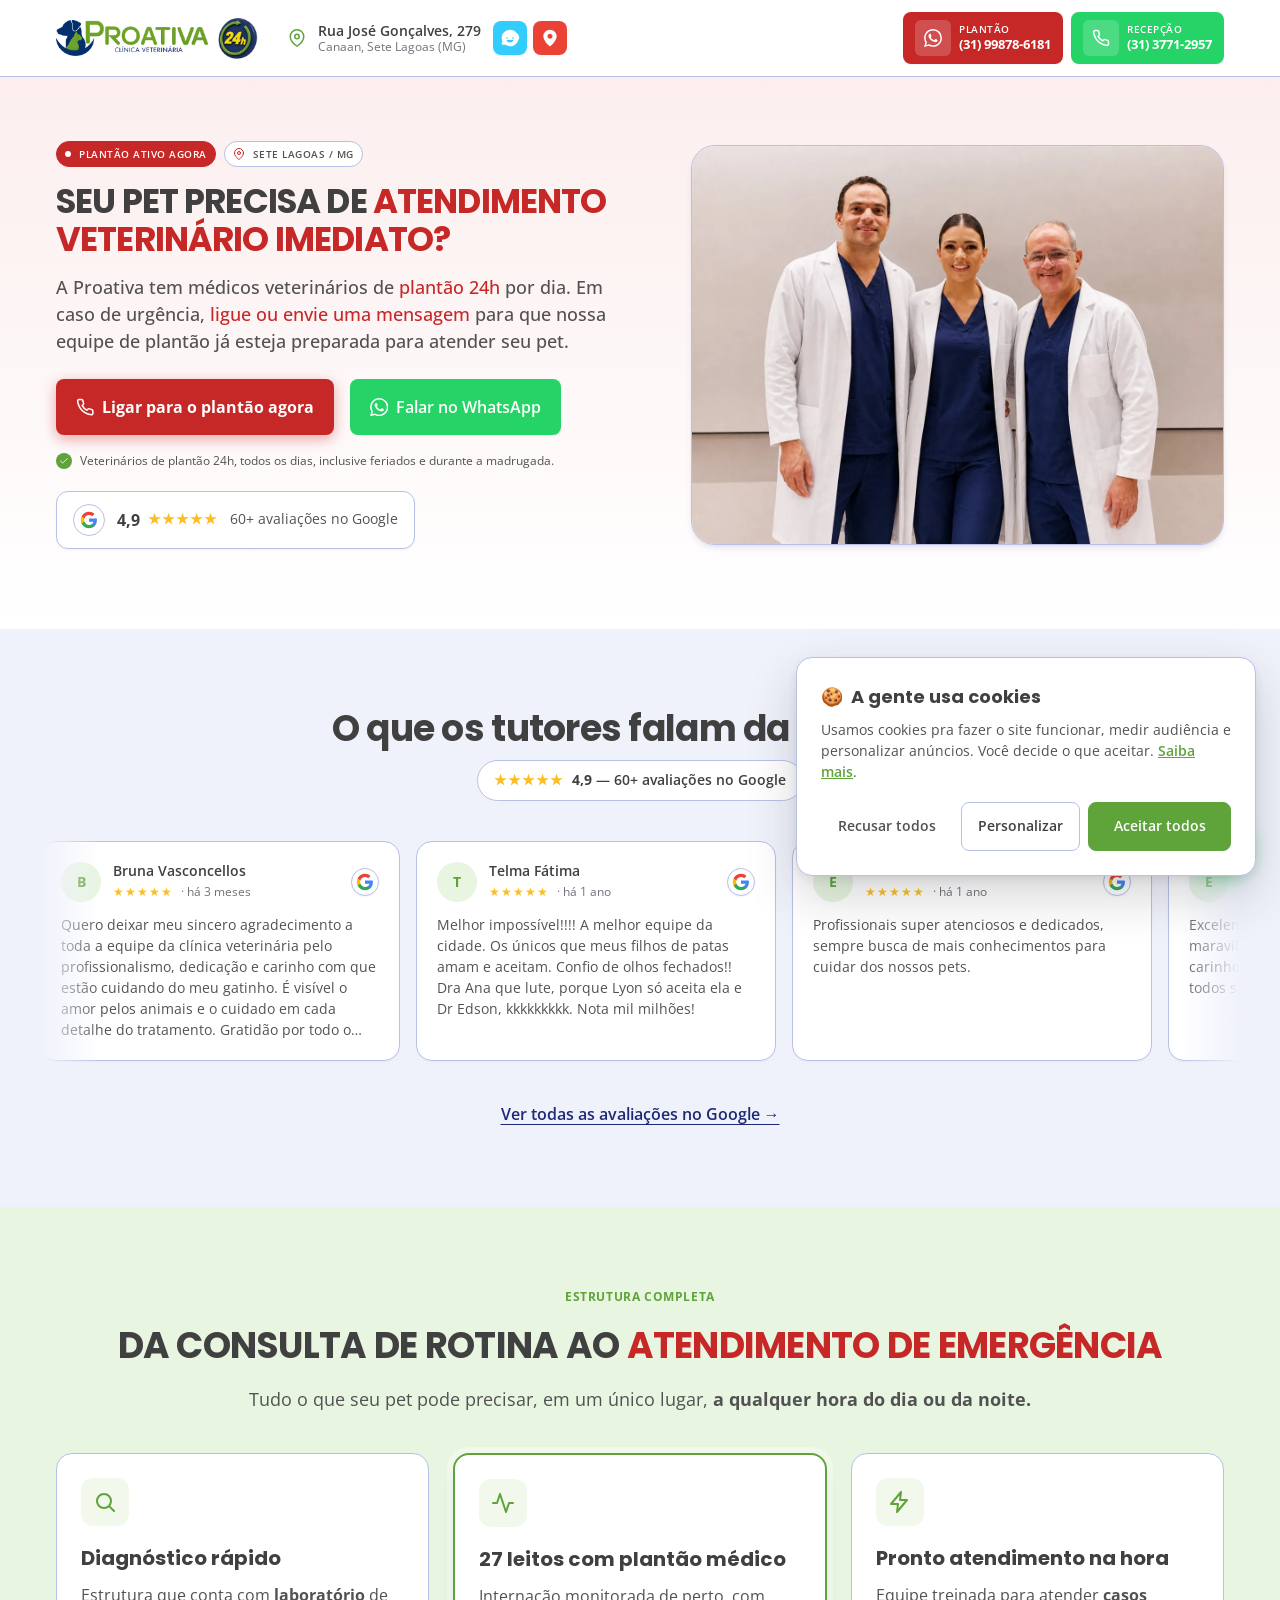
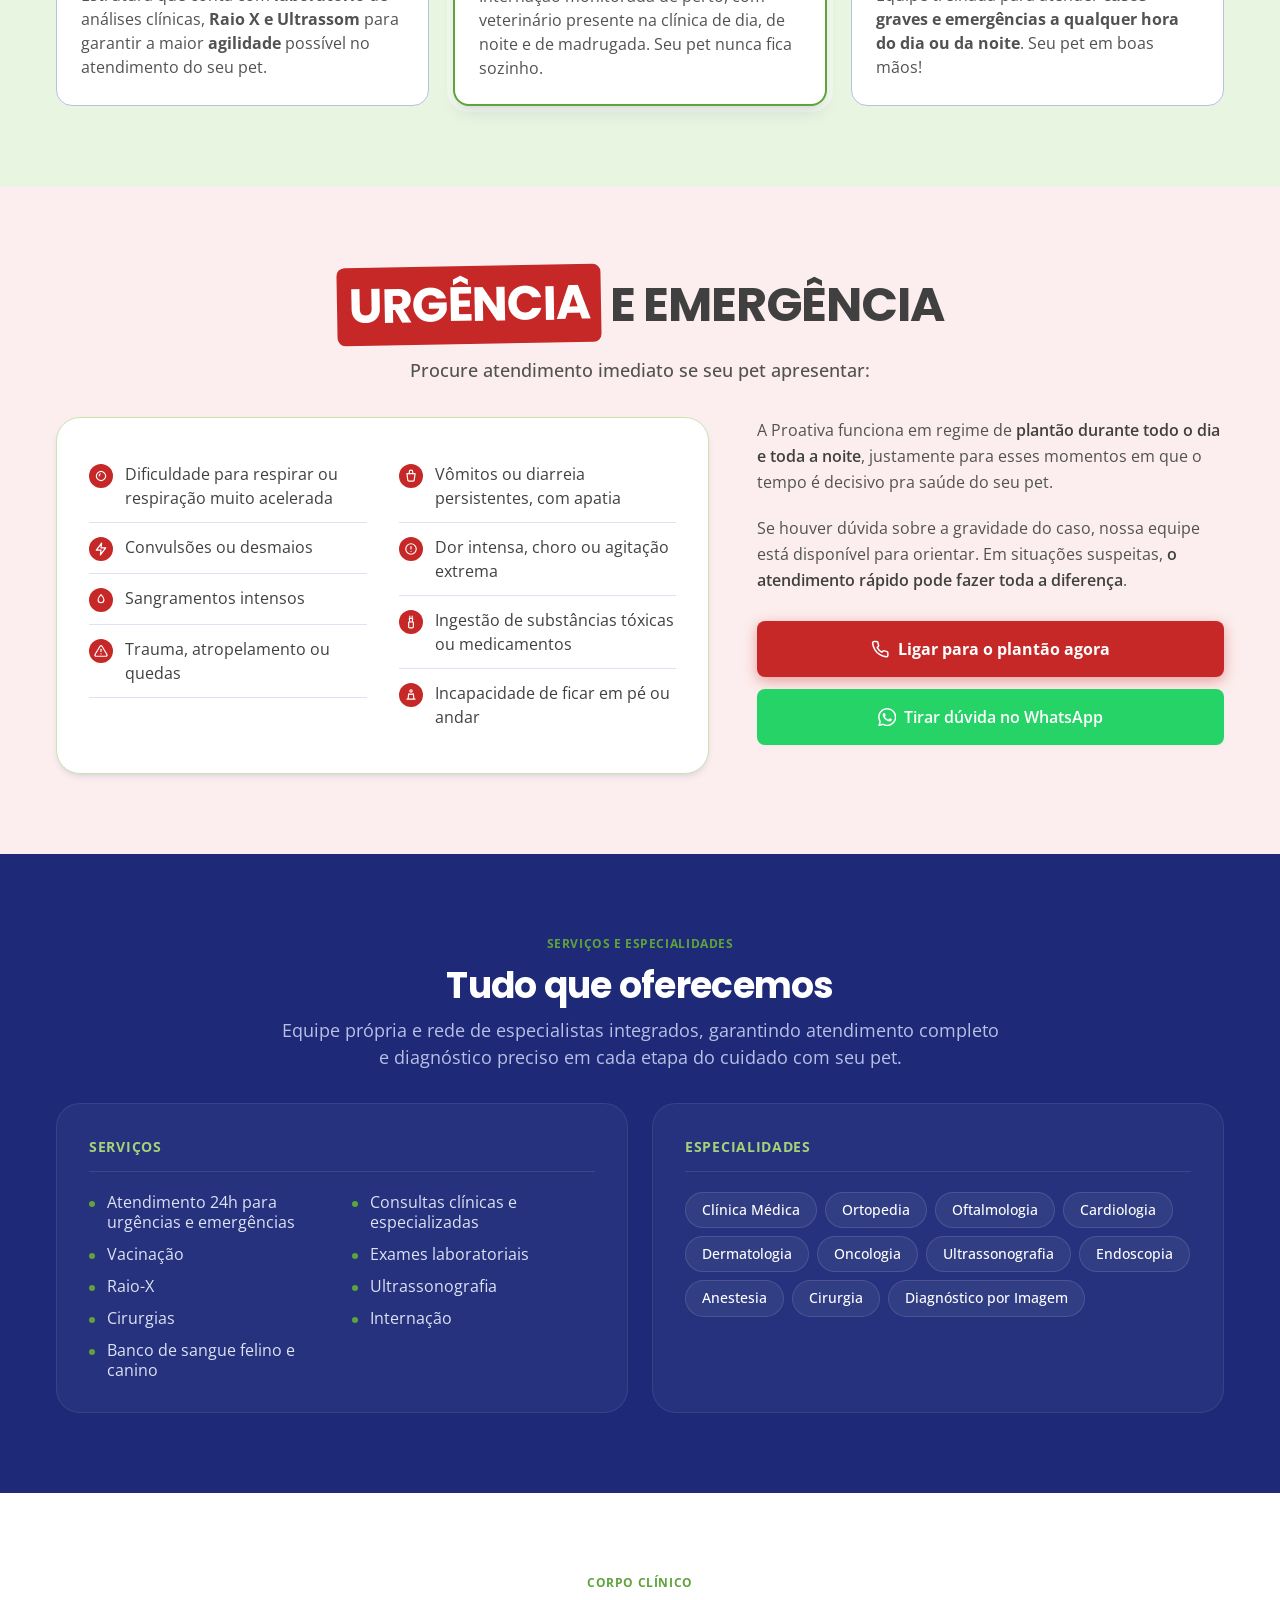
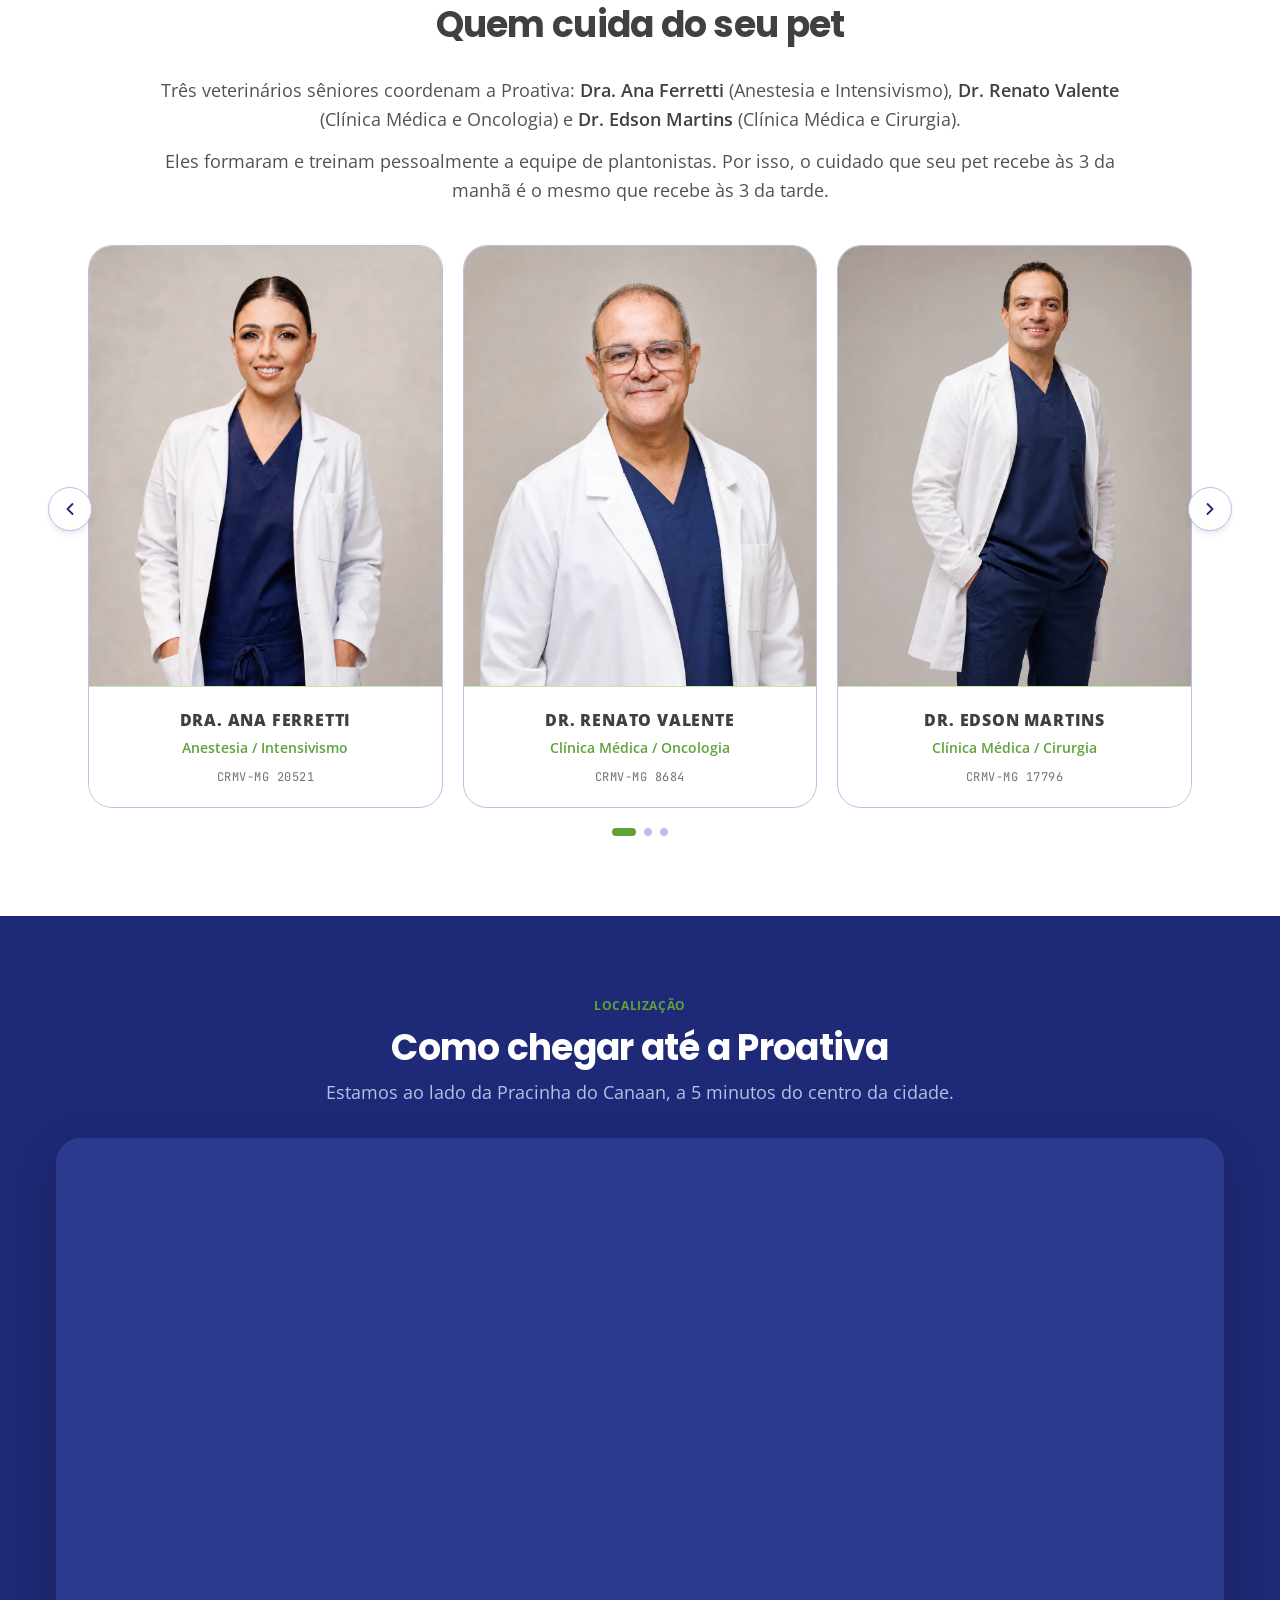
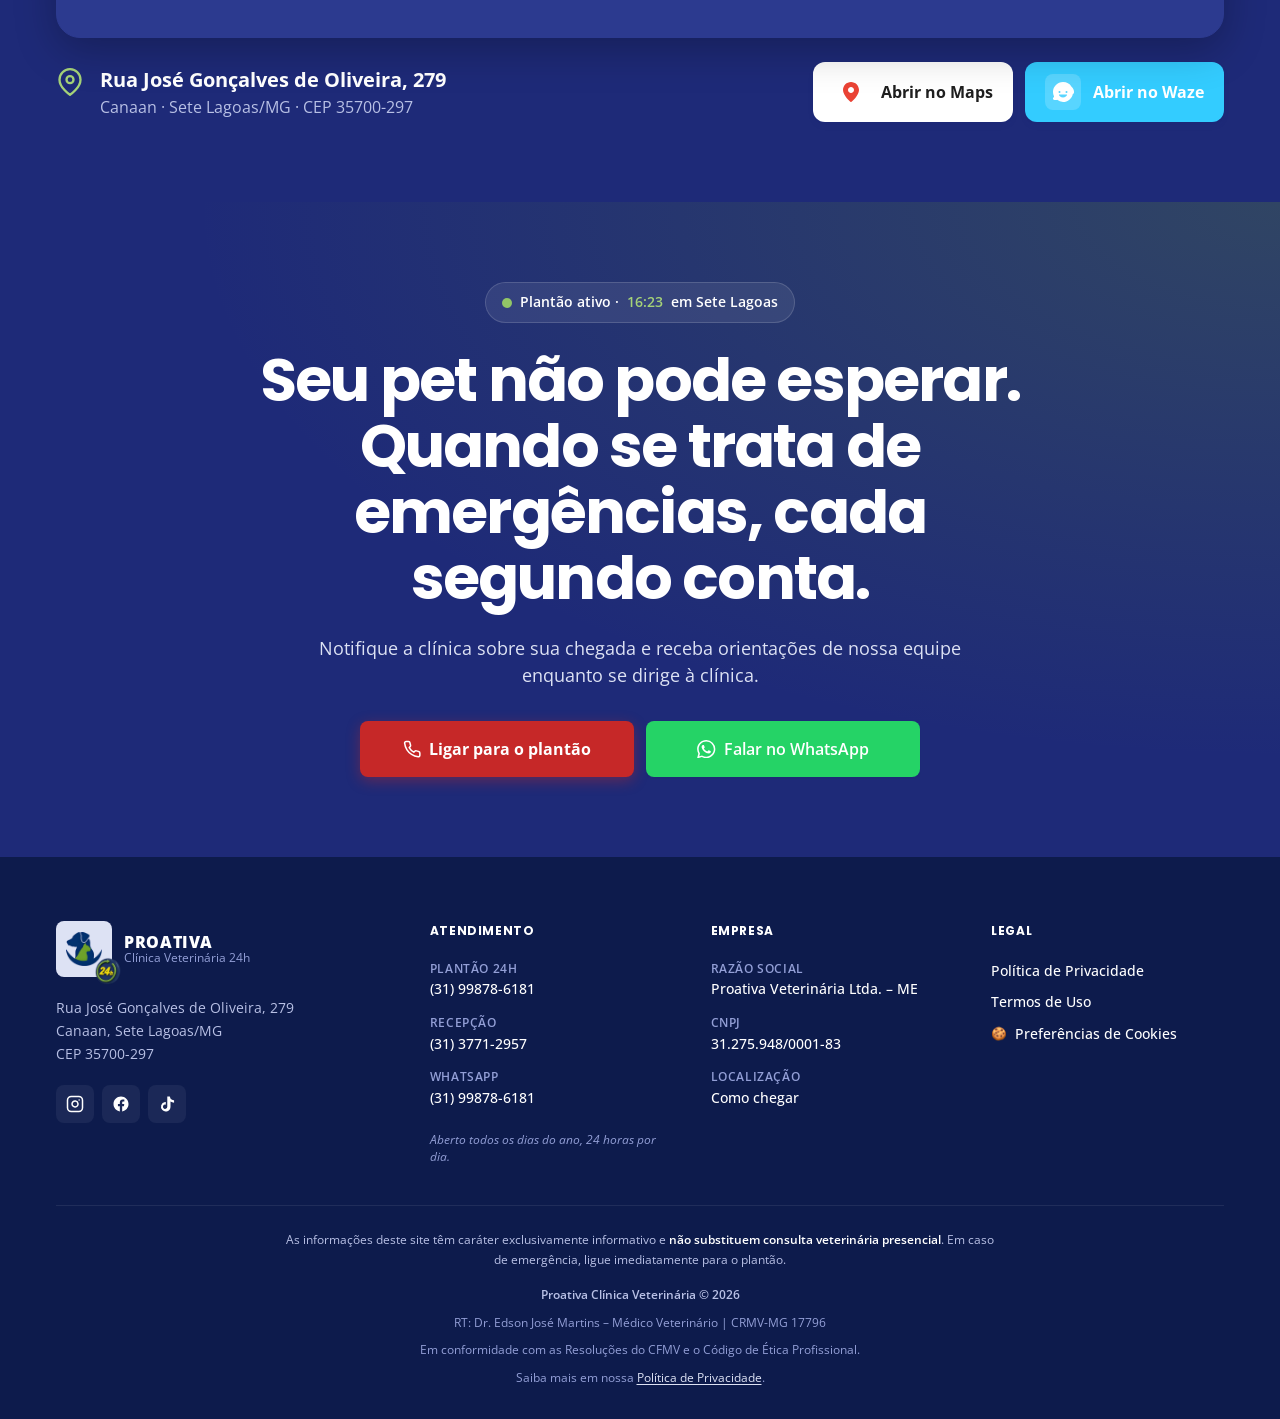
<file: index.html>
<!DOCTYPE html>
<html lang="pt-BR">
<head>
<meta charset="UTF-8">
<meta name="viewport" content="width=device-width, initial-scale=1.0">
<title>Proativa Clínica Veterinária 24h — Sete Lagoas/MG</title>
<meta name="description" content="Plantão veterinário ativo 24h em Sete Lagoas. Pronto atendimento, 27 leitos de internação, exames e cirurgia. Ligue agora.">
<meta name="theme-color" content="#5FA33B">
<link rel="canonical" href="https://proativaveterinaria.com.br/">
<link rel="icon" href="/favicon.ico?v=1">
<link rel="apple-touch-icon" href="/apple-touch-icon.png?v=1">

<!-- Consent defaults (LGPD) — deve rodar antes das tags de marketing/analytics -->
<script>
  window.dataLayer = window.dataLayer || [];
  function gtag(){dataLayer.push(arguments);}
  gtag('consent', 'default', {
    'ad_storage':'denied',
    'ad_user_data':'denied',
    'ad_personalization':'denied',
    'analytics_storage':'denied',
    'functionality_storage':'granted',
    'security_storage':'granted',
    'wait_for_update':500
  });
</script>

<!-- Google tag (gtag.js) -->
<script async src="https://www.googletagmanager.com/gtag/js?id=AW-16638051684"></script>
<script>
  gtag('js', new Date());
  gtag('config', 'AW-16638051684');
</script>

<!-- Meta Pixel Code -->
<script>
!function(f,b,e,v,n,t,s)
{if(f.fbq)return;n=f.fbq=function(){n.callMethod?
n.callMethod.apply(n,arguments):n.queue.push(arguments)};
if(!f._fbq)f._fbq=n;n.push=n;n.loaded=!0;n.version='2.0';
n.queue=[];t=b.createElement(e);t.async=!0;
t.src=v;s=b.getElementsByTagName(e)[0];
s.parentNode.insertBefore(t,s)}(window, document,'script',
'https://connect.facebook.net/en_US/fbevents.js');
fbq('consent', 'revoke');
fbq('init', '1497993435212663');
fbq('track', 'PageView');
</script>
<!-- End Meta Pixel Code -->

<!-- Open Graph -->
<meta property="og:type" content="website">
<meta property="og:url" content="https://proativaveterinaria.com.br/">
<meta property="og:title" content="Proativa Clínica Veterinária 24h — Sete Lagoas/MG">
<meta property="og:description" content="Plantão veterinário ativo 24h em Sete Lagoas. Pronto atendimento, 27 leitos de internação, exames e cirurgia.">
<meta property="og:image" content="https://proativaveterinaria.com.br/assets/images/logo-proativa.png">
<meta property="og:locale" content="pt_BR">

<!-- Twitter Card -->
<meta name="twitter:card" content="summary_large_image">
<meta name="twitter:title" content="Proativa Clínica Veterinária 24h — Sete Lagoas/MG">
<meta name="twitter:description" content="Plantão veterinário ativo 24h em Sete Lagoas.">
<meta name="twitter:image" content="https://proativaveterinaria.com.br/assets/images/logo-proativa.png">

<link rel="preconnect" href="https://fonts.googleapis.com">
<link rel="preconnect" href="https://fonts.gstatic.com" crossorigin>
<link rel="stylesheet" href="https://fonts.googleapis.com/css2?family=Poppins:wght@500;600;700;800&family=Open+Sans:wght@400;500;600;700&family=JetBrains+Mono:wght@400;500&display=swap">
<link rel="stylesheet" href="css/style.css?v=21">
<link rel="stylesheet" href="css/motion.css?v=4">

<!-- Schema.org — VeterinaryCare + LocalBusiness -->
<script type="application/ld+json">
{
  "@context": "https://schema.org",
  "@type": "VeterinaryCare",
  "name": "Proativa Clínica Veterinária",
  "image": "https://proativaveterinaria.com.br/assets/images/logo-proativa.png",
  "url": "https://proativaveterinaria.com.br",
  "telephone": ["+5531998786181", "+553137712957"],
  "address": {
    "@type": "PostalAddress",
    "streetAddress": "Rua José Gonçalves de Oliveira, 279",
    "addressLocality": "Sete Lagoas",
    "addressRegion": "MG",
    "postalCode": "35700-297",
    "addressCountry": "BR"
  },
  "geo": {
    "@type": "GeoCoordinates",
    "latitude": "-19.4659",
    "longitude": "-44.2476"
  },
  "openingHoursSpecification": {
    "@type": "OpeningHoursSpecification",
    "dayOfWeek": ["Monday","Tuesday","Wednesday","Thursday","Friday","Saturday","Sunday"],
    "opens": "00:00",
    "closes": "23:59"
  },
  "aggregateRating": {
    "@type": "AggregateRating",
    "ratingValue": "4.9",
    "reviewCount": "66"
  },
  "sameAs": [
    "https://www.instagram.com/proativaclinica/",
    "https://www.facebook.com/p/ProAtiva-Cl%C3%ADnica-Veterin%C3%A1ria-100054647431432/"
  ]
}
</script>
</head>
<body>

<!-- Meta Pixel noscript -->
<noscript><img height="1" width="1" style="display:none" src="https://www.facebook.com/tr?id=1497993435212663&ev=PageView&noscript=1" alt=""></noscript>

<a href="#main" class="skip-link">Pular para o conteúdo</a>

<!-- ============ HEADER ============ -->
<header class="site-header">
  <div class="container site-header__inner">
    <a href="/" class="site-header__logo" aria-label="Proativa Clínica Veterinária 24h — Início">
      <picture>
        <source srcset="assets/images/logo-proativa.webp" type="image/webp">
        <img src="assets/images/logo-proativa.png" alt="Proativa Clínica Veterinária" class="site-header__logo-img" width="480" height="114">
      </picture>
      <img src="assets/images/badge-24h.webp?v=2" alt="" class="site-header__logo-badge" width="44" height="44" aria-hidden="true">
    </a>

    <!-- Endereço + botões "como chegar" (apenas desktop) -->
    <div class="header-address">
      <svg class="icon" viewBox="0 0 24 24" fill="none" stroke="currentColor" stroke-width="2" stroke-linecap="round" stroke-linejoin="round" aria-hidden="true"><path d="M21 10c0 7-9 13-9 13s-9-6-9-13a9 9 0 1 1 18 0z"/><circle cx="12" cy="10" r="3"/></svg>
      <span class="header-address__text">
        <span class="header-address__street">Rua José Gonçalves, 279</span>
        <span class="header-address__city">Canaan, Sete Lagoas (MG)</span>
      </span>
      <span class="header-address__routes">
        <a class="header-route header-route--waze" href="https://waze.com/ul?ll=-19.4659,-44.2476&navigate=yes" target="_blank" rel="noopener" aria-label="Como chegar pelo Waze" title="Abrir no Waze">
          <svg viewBox="0 0 24 24" fill="currentColor" aria-hidden="true"><path d="M20.54 6.63A9.96 9.96 0 0 0 12 2C6.48 2 2 6.48 2 12c0 1.61.39 3.13 1.07 4.47-.34.67-.93 1.45-1.07 1.83-.27.69.31 1.7 1.39 1.7h1.79c.31 0 .62-.07.91-.21A9.95 9.95 0 0 0 12 22c4.83 0 8.92-3.43 9.84-8.04.59-.18 1.16-.55 1.16-1.46v-1c0-1.93-1.05-3.69-2.46-4.87zM8.5 13a1 1 0 1 1 0-2 1 1 0 0 1 0 2zm7 0a1 1 0 1 1 0-2 1 1 0 0 1 0 2zm-3.5 4.5c-2.21 0-4-1.34-4-3h8c0 1.66-1.79 3-4 3z"/></svg>
        </a>
        <a class="header-route header-route--maps" href="https://www.google.com/maps/dir/?api=1&destination=Rua+Jos%C3%A9+Gon%C3%A7alves+de+Oliveira%2C+279%2C+Canaan%2C+Sete+Lagoas+MG" target="_blank" rel="noopener" aria-label="Como chegar pelo Google Maps" title="Abrir no Google Maps">
          <svg viewBox="0 0 24 24" fill="currentColor" aria-hidden="true"><path d="M12 2C7.58 2 4 5.58 4 10c0 5.25 7 12 8 12s8-6.75 8-12c0-4.42-3.58-8-8-8zm0 11c-1.66 0-3-1.34-3-3s1.34-3 3-3 3 1.34 3 3-1.34 3-3 3z"/></svg>
        </a>
      </span>
    </div>

    <!-- Telefones com hierarquia clara -->
    <div class="header-phones">
      <a class="header-phone header-phone--primary" href="https://wa.me/5531998786181?text=Ol%C3%A1%2C%20preciso%20de%20atendimento%20veterin%C3%A1rio." target="_blank" rel="noopener">
        <span class="header-phone__icon" aria-hidden="true">
          <svg class="icon" viewBox="0 0 24 24" fill="currentColor"><path d="M17.472 14.382c-.297-.149-1.758-.867-2.03-.967-.273-.099-.471-.148-.67.15-.197.297-.767.966-.94 1.164-.173.199-.347.223-.644.075-.297-.15-1.255-.463-2.39-1.475-.883-.788-1.48-1.761-1.653-2.059-.173-.297-.018-.458.13-.606.134-.133.298-.347.446-.52.149-.174.198-.298.298-.497.099-.198.05-.371-.025-.52-.075-.149-.669-1.612-.916-2.207-.242-.579-.487-.5-.669-.51-.173-.008-.371-.01-.57-.01-.198 0-.52.074-.792.372-.272.297-1.04 1.016-1.04 2.479 0 1.462 1.065 2.875 1.213 3.074.149.198 2.096 3.2 5.077 4.487.709.306 1.262.489 1.694.625.712.227 1.36.195 1.871.118.571-.085 1.758-.719 2.006-1.413.248-.694.248-1.289.173-1.413-.074-.124-.272-.198-.57-.347m-5.421 7.403h-.004a9.87 9.87 0 0 1-5.031-1.378l-.361-.214-3.741.982.998-3.648-.235-.374a9.86 9.86 0 0 1-1.51-5.26c.001-5.45 4.436-9.884 9.888-9.884 2.64 0 5.122 1.03 6.988 2.898a9.825 9.825 0 0 1 2.893 6.994c-.003 5.45-4.437 9.884-9.885 9.884m8.413-18.297A11.815 11.815 0 0 0 12.05 0C5.495 0 .16 5.335.157 11.892c0 2.096.547 4.142 1.588 5.945L.057 24l6.305-1.654a11.882 11.882 0 0 0 5.683 1.448h.005c6.554 0 11.89-5.335 11.893-11.893a11.821 11.821 0 0 0-3.48-8.413"/></svg>
        </span>
        <span class="header-phone__text">
          <span class="header-phone__label">Plantão</span>
          <span class="header-phone__number">(31) 99878-6181</span>
        </span>
      </a>
      <a class="header-phone header-phone--whatsapp" href="tel:+553137712957">
        <span class="header-phone__icon" aria-hidden="true">
          <svg class="icon" viewBox="0 0 24 24" fill="none" stroke="currentColor" stroke-width="2.5" stroke-linecap="round" stroke-linejoin="round"><path d="M22 16.92v3a2 2 0 0 1-2.18 2 19.79 19.79 0 0 1-8.63-3.07 19.5 19.5 0 0 1-6-6 19.79 19.79 0 0 1-3.07-8.67A2 2 0 0 1 4.11 2h3a2 2 0 0 1 2 1.72 12.84 12.84 0 0 0 .7 2.81 2 2 0 0 1-.45 2.11L8.09 9.91a16 16 0 0 0 6 6l1.27-1.27a2 2 0 0 1 2.11-.45 12.84 12.84 0 0 0 2.81.7A2 2 0 0 1 22 16.92z"/></svg>
        </span>
        <span class="header-phone__text">
          <span class="header-phone__label">Recepção</span>
          <span class="header-phone__number">(31) 3771-2957</span>
        </span>
      </a>
    </div>

    <!-- Mobile: 24h + botão Mais -->
    <div class="header-mobile-actions">
      <a class="header-phone-mobile" href="tel:+5531998786181" aria-label="Ligar para o plantão 24h">
        <svg class="icon" viewBox="0 0 24 24" fill="none" stroke="currentColor" stroke-width="2.5" stroke-linecap="round" stroke-linejoin="round" aria-hidden="true"><path d="M22 16.92v3a2 2 0 0 1-2.18 2 19.79 19.79 0 0 1-8.63-3.07 19.5 19.5 0 0 1-6-6 19.79 19.79 0 0 1-3.07-8.67A2 2 0 0 1 4.11 2h3a2 2 0 0 1 2 1.72 12.84 12.84 0 0 0 .7 2.81 2 2 0 0 1-.45 2.11L8.09 9.91a16 16 0 0 0 6 6l1.27-1.27a2 2 0 0 1 2.11-.45 12.84 12.84 0 0 0 2.81.7A2 2 0 0 1 22 16.92z"/></svg>
        24h
      </a>
      <button type="button" class="header-more-btn" id="openHeaderSheet" aria-label="Mais opções de contato e localização">
        <svg viewBox="0 0 24 24" fill="none" stroke="currentColor" stroke-width="2.5" stroke-linecap="round" stroke-linejoin="round" aria-hidden="true"><line x1="3" y1="6" x2="21" y2="6"/><line x1="3" y1="12" x2="21" y2="12"/><line x1="3" y1="18" x2="21" y2="18"/></svg>
      </button>
    </div>
  </div>
</header>

<!-- Bottom Sheet Mobile (mais opções) -->
<div id="headerSheet" class="sheet" hidden role="dialog" aria-labelledby="sheetTitle" aria-modal="true">
  <div class="sheet__backdrop" data-close-sheet></div>
  <div class="sheet__panel" role="document">
    <div class="sheet__handle" aria-hidden="true"></div>
    <header class="sheet__header">
      <h2 id="sheetTitle" class="sheet__title">Como podemos ajudar?</h2>
      <button type="button" class="sheet__close" aria-label="Fechar" data-close-sheet>×</button>
    </header>

    <section class="sheet__section">
      <h3 class="sheet__section-title">Como chegar</h3>
      <div class="sheet__address">
        <svg viewBox="0 0 24 24" fill="none" stroke="currentColor" stroke-width="2" stroke-linecap="round" stroke-linejoin="round" aria-hidden="true"><path d="M21 10c0 7-9 13-9 13s-9-6-9-13a9 9 0 1 1 18 0z"/><circle cx="12" cy="10" r="3"/></svg>
        <span>
          <strong>Rua José Gonçalves de Oliveira, 279</strong><br>
          Canaan, Sete Lagoas (MG)
        </span>
      </div>
      <div class="sheet__map-actions">
        <a class="sheet__chip" href="https://www.google.com/maps/dir/?api=1&destination=Rua+Jos%C3%A9+Gon%C3%A7alves+de+Oliveira%2C+279%2C+Canaan%2C+Sete+Lagoas+MG" target="_blank" rel="noopener">
          <span class="sheet__chip-mark" style="background:#34A853;color:white;">G</span>
          Abrir no Google Maps
        </a>
        <a class="sheet__chip" href="https://waze.com/ul?q=Rua%20Jos%C3%A9%20Gon%C3%A7alves%20de%20Oliveira%2C%20279%2C%20Sete%20Lagoas" target="_blank" rel="noopener">
          <span class="sheet__chip-mark" style="background:#33CCFF;color:white;">W</span>
          Abrir no Waze
        </a>
      </div>
    </section>

    <section class="sheet__section">
      <h3 class="sheet__section-title">Outros contatos</h3>
      <a class="sheet__row" href="tel:+553137712957">
        <span class="sheet__row-icon" aria-hidden="true">
          <svg viewBox="0 0 24 24" fill="none" stroke="currentColor" stroke-width="2" stroke-linecap="round" stroke-linejoin="round"><path d="M22 16.92v3a2 2 0 0 1-2.18 2 19.79 19.79 0 0 1-8.63-3.07 19.5 19.5 0 0 1-6-6 19.79 19.79 0 0 1-3.07-8.67A2 2 0 0 1 4.11 2h3a2 2 0 0 1 2 1.72 12.84 12.84 0 0 0 .7 2.81 2 2 0 0 1-.45 2.11L8.09 9.91a16 16 0 0 0 6 6l1.27-1.27a2 2 0 0 1 2.11-.45 12.84 12.84 0 0 0 2.81.7A2 2 0 0 1 22 16.92z"/></svg>
        </span>
        <span class="sheet__row-text">
          <strong>Recepção</strong>
          <small>Para agendamentos e dúvidas (não-emergência)</small>
        </span>
        <span class="sheet__row-value">(31) 3771-2957</span>
      </a>
      <a class="sheet__row" href="https://wa.me/5531998786181?text=Olá!%20Preciso%20de%20atendimento%20veterinário." target="_blank" rel="noopener">
        <span class="sheet__row-icon sheet__row-icon--whatsapp" aria-hidden="true">
          <svg viewBox="0 0 24 24" fill="currentColor"><path d="M17.472 14.382c-.297-.149-1.758-.867-2.03-.967-.273-.099-.471-.148-.67.15-.197.297-.767.966-.94 1.164-.173.199-.347.223-.644.075-.297-.15-1.255-.463-2.39-1.475-.883-.788-1.48-1.761-1.653-2.059-.173-.297-.018-.458.13-.606.134-.133.298-.347.446-.52.149-.174.198-.298.298-.497.099-.198.05-.371-.025-.52-.075-.149-.669-1.612-.916-2.207-.242-.579-.487-.5-.669-.51-.173-.008-.371-.01-.57-.01-.198 0-.52.074-.792.372-.272.297-1.04 1.016-1.04 2.479 0 1.462 1.065 2.875 1.213 3.074.149.198 2.096 3.2 5.077 4.487.709.306 1.262.489 1.694.625.712.227 1.36.195 1.871.118.571-.085 1.758-.719 2.006-1.413.248-.694.248-1.289.173-1.413-.074-.124-.272-.198-.57-.347m-5.421 7.403h-.004a9.87 9.87 0 0 1-5.031-1.378l-.361-.214-3.741.982.998-3.648-.235-.374a9.86 9.86 0 0 1-1.51-5.26c.001-5.45 4.436-9.884 9.888-9.884 2.64 0 5.122 1.03 6.988 2.898a9.825 9.825 0 0 1 2.893 6.994c-.003 5.45-4.437 9.884-9.885 9.884m8.413-18.297A11.815 11.815 0 0 0 12.05 0C5.495 0 .16 5.335.157 11.892c0 2.096.547 4.142 1.588 5.945L.057 24l6.305-1.654a11.882 11.882 0 0 0 5.683 1.448h.005c6.554 0 11.89-5.335 11.893-11.893a11.821 11.821 0 0 0-3.48-8.413Z"/></svg>
        </span>
        <span class="sheet__row-text">
          <strong>WhatsApp</strong>
          <small>Resposta direta da equipe</small>
        </span>
        <span class="sheet__row-value">(31) 99878-6181</span>
      </a>
    </section>

    <section class="sheet__section">
      <h3 class="sheet__section-title">Acompanhe a Proativa</h3>
      <div class="sheet__social">
        <a href="https://www.instagram.com/proativaclinica/" target="_blank" rel="noopener">
          <svg viewBox="0 0 24 24" fill="none" stroke="currentColor" stroke-width="2" stroke-linecap="round" stroke-linejoin="round"><rect width="20" height="20" x="2" y="2" rx="5"/><path d="M16 11.37A4 4 0 1 1 12.63 8 4 4 0 0 1 16 11.37z"/><line x1="17.5" x2="17.51" y1="6.5" y2="6.5"/></svg>
          <span>Instagram</span>
        </a>
        <a href="https://www.facebook.com/p/ProAtiva-Cl%C3%ADnica-Veterin%C3%A1ria-100054647431432/" target="_blank" rel="noopener">
          <svg viewBox="0 0 24 24" fill="currentColor"><path d="M22 12.07C22 6.48 17.52 2 12 2S2 6.48 2 12.07C2 17.1 5.66 21.26 10.44 22v-7.03H7.9v-2.9h2.54V9.85c0-2.5 1.49-3.89 3.77-3.89 1.09 0 2.24.2 2.24.2v2.46h-1.26c-1.24 0-1.63.77-1.63 1.56v1.88h2.78l-.45 2.9h-2.33V22C18.34 21.26 22 17.1 22 12.07z"/></svg>
          <span>Facebook</span>
        </a>
        <a href="https://www.tiktok.com/@proativa.vet.7l" target="_blank" rel="noopener">
          <svg viewBox="0 0 24 24" fill="currentColor"><path d="M19.59 6.69a4.83 4.83 0 0 1-3.77-4.25V2h-3.45v13.67a2.89 2.89 0 0 1-5.2 1.74 2.89 2.89 0 0 1 2.31-4.64 2.93 2.93 0 0 1 .88.13V9.4a6.84 6.84 0 0 0-1-.05A6.33 6.33 0 0 0 5.8 20.1a6.34 6.34 0 0 0 10.86-4.43V8.81a8.16 8.16 0 0 0 4.77 1.52V6.89a4.85 4.85 0 0 1-1.84-.2z"/></svg>
          <span>TikTok</span>
        </a>
      </div>
    </section>
  </div>
</div>

<main id="main">

  <!-- ============ HERO ============ -->
  <section class="hero" aria-label="Atendimento veterinário 24h">
    <div class="container hero__inner">
      <div class="hero__content">
        <div class="hero__chips">
          <span class="hero__eyebrow">Plantão ativo agora</span>
          <span class="hero__location">
            <svg class="icon" viewBox="0 0 24 24" fill="none" stroke="currentColor" stroke-width="2" stroke-linecap="round" stroke-linejoin="round" style="width:12px;height:12px;" aria-hidden="true"><path d="M21 10c0 7-9 13-9 13s-9-6-9-13a9 9 0 1 1 18 0z"/><circle cx="12" cy="10" r="3"/></svg>
            Sete Lagoas / MG
          </span>
          <!-- Mobile-only merged pill -->
          <span class="hero__chip-merged" aria-hidden="true">Plantão ativo · Sete Lagoas/MG</span>
        </div>
        <h1>SEU PET PRECISA DE <span style="color: var(--color-emergency);">ATENDIMENTO VETERINÁRIO IMEDIATO?</span></h1>
        <p class="hero__subtitle">A Proativa tem médicos veterinários de <span style="color: var(--color-emergency);">plantão 24h</span> por dia. Em caso de urgência, <span style="color: var(--color-emergency);">ligue ou envie uma mensagem</span> para que nossa equipe de plantão já esteja preparada para atender seu pet.</p>

        <div class="hero__ctas">
          <a class="btn btn-emergency btn-emergency--pulse" href="tel:+5531998786181">
            <svg class="icon" viewBox="0 0 24 24" fill="none" stroke="currentColor" stroke-width="2.5" stroke-linecap="round" stroke-linejoin="round"><path d="M22 16.92v3a2 2 0 0 1-2.18 2 19.79 19.79 0 0 1-8.63-3.07 19.5 19.5 0 0 1-6-6 19.79 19.79 0 0 1-3.07-8.67A2 2 0 0 1 4.11 2h3a2 2 0 0 1 2 1.72 12.84 12.84 0 0 0 .7 2.81 2 2 0 0 1-.45 2.11L8.09 9.91a16 16 0 0 0 6 6l1.27-1.27a2 2 0 0 1 2.11-.45 12.84 12.84 0 0 0 2.81.7A2 2 0 0 1 22 16.92z"/></svg>
            Ligar para o plantão agora
          </a>
          <a class="btn btn-whatsapp" href="https://wa.me/5531998786181?text=Ol%C3%A1%2C%20preciso%20de%20atendimento%20veterin%C3%A1rio." target="_blank" rel="noopener">
            <svg class="icon" viewBox="0 0 24 24" fill="currentColor"><path d="M17.472 14.382c-.297-.149-1.758-.867-2.03-.967-.273-.099-.471-.148-.67.15-.197.297-.767.966-.94 1.164-.173.199-.347.223-.644.075-.297-.15-1.255-.463-2.39-1.475-.883-.788-1.48-1.761-1.653-2.059-.173-.297-.018-.458.13-.606.134-.133.298-.347.446-.52.149-.174.198-.298.298-.497.099-.198.05-.371-.025-.52-.075-.149-.669-1.612-.916-2.207-.242-.579-.487-.5-.669-.51-.173-.008-.371-.01-.57-.01-.198 0-.52.074-.792.372-.272.297-1.04 1.016-1.04 2.479 0 1.462 1.065 2.875 1.213 3.074.149.198 2.096 3.2 5.077 4.487.709.306 1.262.489 1.694.625.712.227 1.36.195 1.871.118.571-.085 1.758-.719 2.006-1.413.248-.694.248-1.289.173-1.413-.074-.124-.272-.198-.57-.347m-5.421 7.403h-.004a9.87 9.87 0 0 1-5.031-1.378l-.361-.214-3.741.982.998-3.648-.235-.374a9.86 9.86 0 0 1-1.51-5.26c.001-5.45 4.436-9.884 9.888-9.884 2.64 0 5.122 1.03 6.988 2.898a9.825 9.825 0 0 1 2.893 6.994c-.003 5.45-4.437 9.884-9.885 9.884m8.413-18.297A11.815 11.815 0 0 0 12.05 0C5.495 0 .16 5.335.157 11.892c0 2.096.547 4.142 1.588 5.945L.057 24l6.305-1.654a11.882 11.882 0 0 0 5.683 1.448h.005c6.554 0 11.89-5.335 11.893-11.893a11.821 11.821 0 0 0-3.48-8.413"/></svg>
            Falar no WhatsApp
          </a>
        </div>

        <p class="hero__microcopy">
          <span class="check" aria-hidden="true">
            <svg class="icon" viewBox="0 0 24 24" fill="none" stroke="currentColor" stroke-width="3" stroke-linecap="round" stroke-linejoin="round" style="width:10px;height:10px;"><polyline points="20 6 9 17 4 12"/></svg>
          </span>
          Veterinários de plantão 24h, todos os dias, inclusive feriados e durante a madrugada.
        </p>

        <div class="hero__social-proof" aria-label="Reputação no Google">
          <span class="hero__social-proof__g" aria-hidden="true">
            <svg viewBox="0 0 24 24" style="width:18px;height:18px;display:block;">
              <path fill="#4285F4" d="M22.56 12.25c0-.78-.07-1.53-.2-2.25H12v4.26h5.92c-.26 1.37-1.04 2.53-2.21 3.31v2.77h3.57c2.08-1.92 3.28-4.74 3.28-8.09z"/>
              <path fill="#34A853" d="M12 23c2.97 0 5.46-.98 7.28-2.66l-3.57-2.77c-.99.66-2.23 1.06-3.71 1.06-2.86 0-5.29-1.93-6.16-4.53H2.18v2.84C3.99 20.53 7.7 23 12 23z"/>
              <path fill="#FBBC05" d="M5.84 14.09c-.22-.66-.35-1.36-.35-2.09 0-.73.13-1.43.35-2.09V7.07H2.18C1.43 8.55 1 10.22 1 12s.43 3.45 1.18 4.93l2.85-2.22.81-.62z"/>
              <path fill="#EA4335" d="M12 5.38c1.62 0 3.06.56 4.21 1.64l3.15-3.15C17.45 2.09 14.97 1 12 1 7.7 1 3.99 3.47 2.18 7.07l3.66 2.84c.87-2.6 3.3-4.53 6.16-4.53z"/>
            </svg>
          </span>
          <span class="hero__social-proof__rating">
            <strong>4,9</strong>
            <span class="stars" aria-hidden="true">★★★★★</span>
          </span>
          <span class="hero__social-proof__text">60+ avaliações no Google</span>
        </div>
      </div>

      <div class="hero__media hero__slider" id="heroSlider" aria-roledescription="carrossel" aria-label="Imagens da clínica">
        <picture class="hero__slide is-active">
          <source srcset="assets/images/hero.webp?v=1" type="image/webp">
          <img src="assets/images/hero.jpg?v=2" alt="Equipe da Proativa em atendimento na clínica" width="1200" height="900" fetchpriority="high" decoding="async">
        </picture>
        <picture class="hero__slide">
          <source srcset="assets/images/hero-fachada.webp?v=2" type="image/webp">
          <img src="assets/images/hero-fachada.jpg?v=2" alt="Fachada da Proativa em Sete Lagoas" width="1400" height="890" loading="lazy" decoding="async">
        </picture>
      </div>
    </div>
  </section>

  <!-- ============ REVIEWS ============ -->
  <section class="section reviews" aria-label="Avaliações de tutores no Google">
    <div class="container">
      <div class="section__head">
        <h2 class="section__title">O que os tutores falam da Proativa</h2>
        <div style="display:flex; justify-content:center;">
          <span class="reviews__rating">
            <span class="stars" aria-hidden="true">★★★★★</span>
            <span><strong>4,9</strong> — 60+ avaliações no Google</span>
          </span>
        </div>
      </div>
    </div>

    <div class="container">
      <div class="marquee" aria-label="Avaliações em rotação">
        <div class="marquee__track" id="reviewsTrack"></div>
      </div>

      <div class="reviews__cta">
        <a href="https://search.google.com/local/reviews?placeid=ChIJWQH6WYBQpgARFn-m4rb-bXU" target="_blank" rel="noopener">
          Ver todas as avaliações no Google →
        </a>
      </div>
    </div>
  </section>

  <!-- ============ DIFERENCIAIS ============ -->
  <section class="section differentials" aria-label="Estrutura completa">
    <div class="container">
      <div class="section__head">
        <span class="section__eyebrow">Estrutura completa</span>
        <h2 class="section__title">DA CONSULTA DE ROTINA AO <span style="color: var(--color-emergency);">ATENDIMENTO DE EMERGÊNCIA</span></h2>
        <p class="section__subtitle">Tudo o que seu pet pode precisar, em um único lugar, <strong>a qualquer hora do dia ou da noite.</strong></p>
      </div>

      <div class="differentials__grid">
        <article class="diff-card">
          <div class="diff-card__body">
            <div class="diff-card__icon" aria-hidden="true">
              <svg class="icon" viewBox="0 0 24 24" fill="none" stroke="currentColor" stroke-width="2" stroke-linecap="round" stroke-linejoin="round" style="width:24px;height:24px;"><circle cx="11" cy="11" r="7"/><line x1="21" y1="21" x2="16.65" y2="16.65"/></svg>
            </div>
            <h3>Diagnóstico rápido</h3>
            <p>Estrutura que conta com <strong>laboratório</strong> de análises clínicas, <strong>Raio X e Ultrassom</strong> para garantir a maior <strong>agilidade</strong> possível no atendimento do seu pet.</p>
          </div>
        </article>

        <article class="diff-card diff-card--hero">
          <div class="diff-card__body">
            <div class="diff-card__icon" aria-hidden="true">
              <svg class="icon" viewBox="0 0 24 24" fill="none" stroke="currentColor" stroke-width="2" stroke-linecap="round" stroke-linejoin="round" style="width:24px;height:24px;"><polyline points="22 12 18 12 15 21 9 3 6 12 2 12"/></svg>
            </div>
            <h3>27 leitos com plantão médico</h3>
            <p>Internação monitorada de perto, com veterinário presente na clínica de dia, de noite e de madrugada. Seu pet nunca fica sozinho.</p>
          </div>
        </article>

        <article class="diff-card">
          <div class="diff-card__body">
            <div class="diff-card__icon" aria-hidden="true">
              <svg class="icon" viewBox="0 0 24 24" fill="none" stroke="currentColor" stroke-width="2" stroke-linecap="round" stroke-linejoin="round" style="width:24px;height:24px;"><path d="M13 2L3 14h7l-1 8 10-12h-7l1-8z"/></svg>
            </div>
            <h3>Pronto atendimento na hora</h3>
            <p>Equipe treinada para atender <strong>casos graves e emergências a qualquer hora do dia ou da noite</strong>. Seu pet em boas mãos!</p>
          </div>
        </article>
      </div>
    </div>
  </section>

  <!-- ============ URGÊNCIA ============ -->
  <section class="section urgency" aria-label="Urgência e emergência">
    <div class="container">
      <h2 class="urgency__title">
        <span class="highlight">URGÊNCIA</span> E EMERGÊNCIA
      </h2>
      <p class="urgency__intro">Procure atendimento imediato se seu pet apresentar:</p>

      <div class="urgency__grid">
        <ul class="urgency__list">
          <li>
            <span class="urgency__bullet" aria-hidden="true">
              <svg viewBox="0 0 24 24" fill="none" stroke="currentColor" stroke-width="2" stroke-linecap="round" stroke-linejoin="round" style="width:14px;height:14px;"><path d="M6.5 6.5C8 5 10 4 12 4s4 1 5.5 2.5C19 8 20 10 20 12s-1 4-2.5 5.5S14 20 12 20s-4-1-5.5-2.5S4 14 4 12s1-4 2.5-5.5z"/><path d="M9 12c0-1.5.5-3 1.5-3.5"/></svg>
            </span>
            Dificuldade para respirar ou respiração muito acelerada
          </li>
          <li>
            <span class="urgency__bullet" aria-hidden="true">
              <svg viewBox="0 0 24 24" fill="none" stroke="currentColor" stroke-width="2.2" stroke-linecap="round" stroke-linejoin="round" style="width:14px;height:14px;"><polyline points="13 2 4 14 12 14 11 22 20 10 12 10 13 2"/></svg>
            </span>
            Convulsões ou desmaios
          </li>
          <li>
            <span class="urgency__bullet" aria-hidden="true">
              <svg viewBox="0 0 24 24" fill="none" stroke="currentColor" stroke-width="2" stroke-linecap="round" stroke-linejoin="round" style="width:14px;height:14px;"><path d="M12 2.7s5 5 5 9c0 2.8-2.2 5-5 5s-5-2.2-5-5c0-4 5-9 5-9z"/></svg>
            </span>
            Sangramentos intensos
          </li>
          <li>
            <span class="urgency__bullet" aria-hidden="true">
              <svg viewBox="0 0 24 24" fill="none" stroke="currentColor" stroke-width="2" stroke-linecap="round" stroke-linejoin="round" style="width:14px;height:14px;"><path d="M10.29 3.86L1.82 18a2 2 0 0 0 1.71 3h16.94a2 2 0 0 0 1.71-3L13.71 3.86a2 2 0 0 0-3.42 0z"/><line x1="12" y1="9" x2="12" y2="13"/><line x1="12" y1="17" x2="12.01" y2="17"/></svg>
            </span>
            Trauma, atropelamento ou quedas
          </li>
          <li>
            <span class="urgency__bullet" aria-hidden="true">
              <svg viewBox="0 0 24 24" fill="none" stroke="currentColor" stroke-width="2" stroke-linecap="round" stroke-linejoin="round" style="width:14px;height:14px;"><path d="M5 8h14l-1.5 11a2 2 0 0 1-2 1.7h-7a2 2 0 0 1-2-1.7L5 8z"/><path d="M9 8V5a3 3 0 0 1 6 0v3"/></svg>
            </span>
            Vômitos ou diarreia persistentes, com apatia
          </li>
          <li>
            <span class="urgency__bullet" aria-hidden="true">
              <svg viewBox="0 0 24 24" fill="none" stroke="currentColor" stroke-width="2" stroke-linecap="round" stroke-linejoin="round" style="width:14px;height:14px;"><circle cx="12" cy="12" r="9"/><line x1="12" y1="8" x2="12" y2="12"/><line x1="12" y1="16" x2="12.01" y2="16"/></svg>
            </span>
            Dor intensa, choro ou agitação extrema
          </li>
          <li>
            <span class="urgency__bullet" aria-hidden="true">
              <svg viewBox="0 0 24 24" fill="none" stroke="currentColor" stroke-width="2" stroke-linecap="round" stroke-linejoin="round" style="width:14px;height:14px;"><path d="M10 2v3M14 2v3M9 6h6l-1 6h-4l-1-6zM8 12h8v8a2 2 0 0 1-2 2h-4a2 2 0 0 1-2-2v-8z"/></svg>
            </span>
            Ingestão de substâncias tóxicas ou medicamentos
          </li>
          <li>
            <span class="urgency__bullet" aria-hidden="true">
              <svg viewBox="0 0 24 24" fill="none" stroke="currentColor" stroke-width="2" stroke-linecap="round" stroke-linejoin="round" style="width:14px;height:14px;"><path d="M5 19h14M7 19l1-9 4 1 4-1 1 9"/><circle cx="12" cy="5" r="2"/></svg>
            </span>
            Incapacidade de ficar em pé ou andar
          </li>
        </ul>

        <aside class="urgency__aside">
          <p>A Proativa funciona em regime de <strong>plantão durante todo o dia e toda a noite</strong>, justamente para esses momentos em que o tempo é decisivo pra saúde do seu pet.</p>
          <p>Se houver dúvida sobre a gravidade do caso, nossa equipe está disponível para orientar. Em situações suspeitas, <strong>o atendimento rápido pode fazer toda a diferença</strong>.</p>

          <div class="urgency__ctas">
            <a class="btn btn-emergency" href="tel:+5531998786181">
              <svg class="icon" viewBox="0 0 24 24" fill="none" stroke="currentColor" stroke-width="2.5" stroke-linecap="round" stroke-linejoin="round"><path d="M22 16.92v3a2 2 0 0 1-2.18 2 19.79 19.79 0 0 1-8.63-3.07 19.5 19.5 0 0 1-6-6 19.79 19.79 0 0 1-3.07-8.67A2 2 0 0 1 4.11 2h3a2 2 0 0 1 2 1.72 12.84 12.84 0 0 0 .7 2.81 2 2 0 0 1-.45 2.11L8.09 9.91a16 16 0 0 0 6 6l1.27-1.27a2 2 0 0 1 2.11-.45 12.84 12.84 0 0 0 2.81.7A2 2 0 0 1 22 16.92z"/></svg>
              Ligar para o plantão agora
            </a>
            <a class="btn btn-whatsapp" href="https://wa.me/5531998786181?text=Ol%C3%A1%2C%20tenho%20uma%20d%C3%BAvida%20sobre%20meu%20pet." target="_blank" rel="noopener">
              <svg class="icon" viewBox="0 0 24 24" fill="currentColor"><path d="M17.472 14.382c-.297-.149-1.758-.867-2.03-.967-.273-.099-.471-.148-.67.15-.197.297-.767.966-.94 1.164-.173.199-.347.223-.644.075-.297-.15-1.255-.463-2.39-1.475-.883-.788-1.48-1.761-1.653-2.059-.173-.297-.018-.458.13-.606.134-.133.298-.347.446-.52.149-.174.198-.298.298-.497.099-.198.05-.371-.025-.52-.075-.149-.669-1.612-.916-2.207-.242-.579-.487-.5-.669-.51-.173-.008-.371-.01-.57-.01-.198 0-.52.074-.792.372-.272.297-1.04 1.016-1.04 2.479 0 1.462 1.065 2.875 1.213 3.074.149.198 2.096 3.2 5.077 4.487.709.306 1.262.489 1.694.625.712.227 1.36.195 1.871.118.571-.085 1.758-.719 2.006-1.413.248-.694.248-1.289.173-1.413-.074-.124-.272-.198-.57-.347m-5.421 7.403h-.004a9.87 9.87 0 0 1-5.031-1.378l-.361-.214-3.741.982.998-3.648-.235-.374a9.86 9.86 0 0 1-1.51-5.26c.001-5.45 4.436-9.884 9.888-9.884 2.64 0 5.122 1.03 6.988 2.898a9.825 9.825 0 0 1 2.893 6.994c-.003 5.45-4.437 9.884-9.885 9.884m8.413-18.297A11.815 11.815 0 0 0 12.05 0C5.495 0 .16 5.335.157 11.892c0 2.096.547 4.142 1.588 5.945L.057 24l6.305-1.654a11.882 11.882 0 0 0 5.683 1.448h.005c6.554 0 11.89-5.335 11.893-11.893a11.821 11.821 0 0 0-3.48-8.413"/></svg>
              Tirar dúvida no WhatsApp
            </a>
          </div>
        </aside>
      </div>
    </div>
  </section>

  <!-- ============ SERVIÇOS ============ -->
  <section class="section services" aria-label="Tudo que oferecemos">
    <div class="container">
      <div class="section__head">
        <span class="section__eyebrow">Serviços e especialidades</span>
        <h2 class="section__title">Tudo que oferecemos</h2>
        <p class="section__subtitle">Equipe própria e rede de especialistas integrados, garantindo atendimento completo e diagnóstico preciso em cada etapa do cuidado com seu pet.</p>
      </div>

      <div class="services__grid">
        <div class="services__col">
          <div class="services__col-title">Serviços</div>
          <ul class="services__list">
            <li>Atendimento 24h para urgências e emergências</li>
            <li>Consultas clínicas e especializadas</li>
            <li>Vacinação</li>
            <li>Exames laboratoriais</li>
            <li>Raio-X</li>
            <li>Ultrassonografia</li>
            <li>Cirurgias</li>
            <li>Internação</li>
            <li>Banco de sangue felino e canino</li>
          </ul>
        </div>
        <div class="services__col">
          <div class="services__col-title">Especialidades</div>
          <ul class="services__chips">
            <li>Clínica Médica</li>
            <li>Ortopedia</li>
            <li>Oftalmologia</li>
            <li>Cardiologia</li>
            <li>Dermatologia</li>
            <li>Oncologia</li>
            <li>Ultrassonografia</li>
            <li>Endoscopia</li>
            <li>Anestesia</li>
            <li>Cirurgia</li>
            <li>Diagnóstico por Imagem</li>
          </ul>
        </div>
      </div>
    </div>
  </section>

  <!-- ============ CORPO CLÍNICO ============ -->
  <section class="section team" aria-label="Quem cuida do seu pet">
    <div class="container">
      <div class="section__head">
        <span class="section__eyebrow">Corpo clínico</span>
        <h2 class="section__title">Quem cuida do seu pet</h2>
      </div>

      <div class="team__intro">
        <p>Três veterinários sêniores coordenam a Proativa: <strong>Dra. Ana Ferretti</strong> (Anestesia e Intensivismo), <strong>Dr. Renato Valente</strong> (Clínica Médica e Oncologia) e <strong>Dr. Edson Martins</strong> (Clínica Médica e Cirurgia).</p>
        <p>Eles formaram e treinam pessoalmente a equipe de plantonistas. Por isso, o cuidado que seu pet recebe às 3 da manhã é o mesmo que recebe às 3 da tarde.</p>
      </div>

      <div class="team-slider" data-team-slider>
        <button type="button" class="team-slider__nav team-slider__nav--prev" aria-label="Veterinário anterior" data-team-prev>
          <svg viewBox="0 0 24 24" fill="none" stroke="currentColor" stroke-width="2.2" stroke-linecap="round" stroke-linejoin="round" aria-hidden="true"><polyline points="15 18 9 12 15 6"/></svg>
        </button>

        <div class="team-slider__viewport" data-team-viewport tabindex="0" aria-roledescription="carrossel" aria-label="Equipe de veterinários">
          <div class="team-slider__track" data-team-track>
            <article class="vet-card" aria-roledescription="slide" aria-label="1 de 5">
              <div class="vet-card__media">
                <picture>
                  <source srcset="assets/images/equipe/ana-ferretti.webp?v=3" type="image/webp">
                  <img src="assets/images/equipe/ana-ferretti.jpg?v=3" alt="Retrato da Dra. Ana Ferretti" width="932" height="1402" loading="lazy" decoding="async">
                </picture>
              </div>
              <div class="vet-card__body">
                <div class="vet-card__name">DRA. ANA FERRETTI</div>
                <div class="vet-card__role">Anestesia / Intensivismo</div>
                <div class="vet-card__crmv">CRMV-MG 20521</div>
              </div>
            </article>
            <article class="vet-card" aria-roledescription="slide" aria-label="2 de 5">
              <div class="vet-card__media">
                <picture>
                  <source srcset="assets/images/equipe/renato-valente.webp?v=3" type="image/webp">
                  <img src="assets/images/equipe/renato-valente.jpg?v=3" alt="Retrato do Dr. Renato Valente" width="1122" height="1402" loading="lazy" decoding="async">
                </picture>
              </div>
              <div class="vet-card__body">
                <div class="vet-card__name">DR. RENATO VALENTE</div>
                <div class="vet-card__role">Clínica Médica / Oncologia</div>
                <div class="vet-card__crmv">CRMV-MG 8684</div>
              </div>
            </article>
            <article class="vet-card" aria-roledescription="slide" aria-label="3 de 5">
              <div class="vet-card__media">
                <picture>
                  <source srcset="assets/images/equipe/edson-martins.webp?v=3" type="image/webp">
                  <img src="assets/images/equipe/edson-martins.jpg?v=3" alt="Retrato do Dr. Edson Martins" width="1122" height="1402" loading="lazy" decoding="async">
                </picture>
              </div>
              <div class="vet-card__body">
                <div class="vet-card__name">DR. EDSON MARTINS</div>
                <div class="vet-card__role">Clínica Médica / Cirurgia</div>
                <div class="vet-card__crmv">CRMV-MG 17796</div>
              </div>
            </article>
            <article class="vet-card" aria-roledescription="slide" aria-label="4 de 5">
              <div class="vet-card__media">
                <picture>
                  <source srcset="assets/images/equipe/paula.webp?v=3" type="image/webp">
                  <img src="assets/images/equipe/paula.jpg?v=3" alt="Retrato da Dra. Paula Teixeira" width="1122" height="1402" loading="lazy" decoding="async">
                </picture>
              </div>
              <div class="vet-card__body">
                <div class="vet-card__name">DRA. PAULA TEIXEIRA</div>
                <div class="vet-card__role">Médica Veterinária</div>
                <div class="vet-card__crmv">CRMV-MG 34853</div>
              </div>
            </article>
            <article class="vet-card" aria-roledescription="slide" aria-label="5 de 5">
              <div class="vet-card__media">
                <picture>
                  <source srcset="assets/images/equipe/nayara.webp?v=3" type="image/webp">
                  <img src="assets/images/equipe/nayara.jpg?v=3" alt="Retrato da Dra. Nayara Araújo" width="1122" height="1402" loading="lazy" decoding="async">
                </picture>
              </div>
              <div class="vet-card__body">
                <div class="vet-card__name">DRA. NAYARA ARAÚJO</div>
                <div class="vet-card__role">Médica Veterinária</div>
                <div class="vet-card__crmv">CRMV-MG 21721</div>
              </div>
            </article>
          </div>
        </div>

        <button type="button" class="team-slider__nav team-slider__nav--next" aria-label="Próximo veterinário" data-team-next>
          <svg viewBox="0 0 24 24" fill="none" stroke="currentColor" stroke-width="2.2" stroke-linecap="round" stroke-linejoin="round" aria-hidden="true"><polyline points="9 18 15 12 9 6"/></svg>
        </button>

        <div class="team-slider__dots" role="tablist" aria-label="Selecionar veterinário" data-team-dots></div>
      </div>
    </div>
  </section>

  <!-- ============ LOCALIZAÇÃO ============ -->
  <section class="section location" id="localizacao" aria-label="Como chegar">
    <div class="container">
      <div class="section__head">
        <span class="section__eyebrow">Localização</span>
        <h2 class="section__title">Como chegar até a Proativa</h2>
        <p class="section__subtitle">Estamos ao lado da Pracinha do Canaan, a 5 minutos do centro da cidade.</p>
      </div>

      <!-- MAPA dominante -->
      <div class="location__map">
        <iframe
          src="https://www.google.com/maps/embed?pb=!1m18!1m12!1m3!1d5657.370122281644!2d-44.2537421!3d-19.4648874!2m3!1f0!2f0!3f0!3m2!1i1024!2i768!4f13.1!3m3!1m2!1s0xa6508059fa0159%3A0x756dfeb6e2a67f16!2sProativa%20Cl%C3%ADnica%20Veterin%C3%A1ria%2024h!5e1!3m2!1spt-BR!2sbr!4v1777389984553!5m2!1spt-BR!2sbr"
          width="100%" height="100%"
          style="border:0;"
          allowfullscreen
          loading="lazy"
          referrerpolicy="no-referrer-when-downgrade"
          title="Mapa da Proativa Clínica Veterinária 24h"></iframe>
      </div>

      <!-- Endereço + CTA lado a lado no desktop, empilhado no mobile -->
      <div class="location__bottom">

        <div class="location__address">
          <svg class="location__address-pin" viewBox="0 0 24 24" fill="none" stroke="currentColor" stroke-width="2" stroke-linecap="round" stroke-linejoin="round" aria-hidden="true"><path d="M21 10c0 7-9 13-9 13s-9-6-9-13a9 9 0 1 1 18 0z"/><circle cx="12" cy="10" r="3"/></svg>
          <div class="location__address-text">
            <p class="location__address-line">Rua José Gonçalves de Oliveira, 279</p>
            <p class="location__address-meta">Canaan · Sete Lagoas/MG · CEP 35700-297</p>
          </div>
        </div>

        <div class="location__action">
          <a class="location__route location__route--maps"
             href="https://www.google.com/maps/dir/?api=1&destination=Rua+Jos%C3%A9+Gon%C3%A7alves+de+Oliveira%2C+279%2C+Canaan%2C+Sete+Lagoas+MG"
             target="_blank" rel="noopener"
             data-track="rota-google-maps"
             aria-label="Abrir rota no Google Maps">
            <span class="location__route-logo" aria-hidden="true">
              <svg viewBox="0 0 24 24" fill="currentColor"><path d="M12 2C7.58 2 4 5.58 4 10c0 5.25 7 12 8 12s8-6.75 8-12c0-4.42-3.58-8-8-8zm0 11c-1.66 0-3-1.34-3-3s1.34-3 3-3 3 1.34 3 3-1.34 3-3 3z"/></svg>
            </span>
            <span class="location__route-text">Abrir no Maps</span>
          </a>
          <a class="location__route location__route--waze"
             href="https://waze.com/ul?ll=-19.4659,-44.2476&navigate=yes"
             target="_blank" rel="noopener"
             data-track="rota-waze"
             aria-label="Abrir rota no Waze">
            <span class="location__route-logo" aria-hidden="true">
              <svg viewBox="0 0 24 24" fill="currentColor"><path d="M20.54 6.63A9.96 9.96 0 0 0 12 2C6.48 2 2 6.48 2 12c0 1.61.39 3.13 1.07 4.47-.34.67-.93 1.45-1.07 1.83-.27.69.31 1.7 1.39 1.7h1.79c.31 0 .62-.07.91-.21A9.95 9.95 0 0 0 12 22c4.83 0 8.92-3.43 9.84-8.04.59-.18 1.16-.55 1.16-1.46v-1c0-1.93-1.05-3.69-2.46-4.87zM8.5 13a1 1 0 1 1 0-2 1 1 0 0 1 0 2zm7 0a1 1 0 1 1 0-2 1 1 0 0 1 0 2zm-3.5 4.5c-2.21 0-4-1.34-4-3h8c0 1.66-1.79 3-4 3z"/></svg>
            </span>
            <span class="location__route-text">Abrir no Waze</span>
          </a>
        </div>

      </div>
    </div>
  </section>

  <!-- ============ CTA FINAL ============ -->
  <section class="section final-cta" aria-label="Fale com a Proativa">
    <div class="container">
      <div class="final-cta__badge" aria-live="polite">
        <span class="final-cta__dot" aria-hidden="true"></span>
        Plantão ativo · <span id="liveTime">agora</span> em Sete Lagoas
      </div>
      <h2 class="final-cta__title">Seu pet não pode esperar.<br>Quando se trata de emergências, cada segundo conta.</h2>

      <p class="final-cta__notice">Notifique a clínica sobre sua chegada e receba orientações de nossa equipe enquanto se dirige à clínica.</p>

      <div class="final-cta__ctas">
        <a class="btn btn-emergency btn-emergency--pulse" href="tel:+5531998786181">
          <svg class="icon" viewBox="0 0 24 24" fill="none" stroke="currentColor" stroke-width="2.5" stroke-linecap="round" stroke-linejoin="round"><path d="M22 16.92v3a2 2 0 0 1-2.18 2 19.79 19.79 0 0 1-8.63-3.07 19.5 19.5 0 0 1-6-6 19.79 19.79 0 0 1-3.07-8.67A2 2 0 0 1 4.11 2h3a2 2 0 0 1 2 1.72 12.84 12.84 0 0 0 .7 2.81 2 2 0 0 1-.45 2.11L8.09 9.91a16 16 0 0 0 6 6l1.27-1.27a2 2 0 0 1 2.11-.45 12.84 12.84 0 0 0 2.81.7A2 2 0 0 1 22 16.92z"/></svg>
          Ligar para o plantão
        </a>
        <a class="btn btn-whatsapp" href="https://wa.me/5531998786181?text=Ol%C3%A1%2C%20preciso%20de%20atendimento%20veterin%C3%A1rio." target="_blank" rel="noopener">
          <svg class="icon" viewBox="0 0 24 24" fill="currentColor"><path d="M17.472 14.382c-.297-.149-1.758-.867-2.03-.967-.273-.099-.471-.148-.67.15-.197.297-.767.966-.94 1.164-.173.199-.347.223-.644.075-.297-.15-1.255-.463-2.39-1.475-.883-.788-1.48-1.761-1.653-2.059-.173-.297-.018-.458.13-.606.134-.133.298-.347.446-.52.149-.174.198-.298.298-.497.099-.198.05-.371-.025-.52-.075-.149-.669-1.612-.916-2.207-.242-.579-.487-.5-.669-.51-.173-.008-.371-.01-.57-.01-.198 0-.52.074-.792.372-.272.297-1.04 1.016-1.04 2.479 0 1.462 1.065 2.875 1.213 3.074.149.198 2.096 3.2 5.077 4.487.709.306 1.262.489 1.694.625.712.227 1.36.195 1.871.118.571-.085 1.758-.719 2.006-1.413.248-.694.248-1.289.173-1.413-.074-.124-.272-.198-.57-.347m-5.421 7.403h-.004a9.87 9.87 0 0 1-5.031-1.378l-.361-.214-3.741.982.998-3.648-.235-.374a9.86 9.86 0 0 1-1.51-5.26c.001-5.45 4.436-9.884 9.888-9.884 2.64 0 5.122 1.03 6.988 2.898a9.825 9.825 0 0 1 2.893 6.994c-.003 5.45-4.437 9.884-9.885 9.884m8.413-18.297A11.815 11.815 0 0 0 12.05 0C5.495 0 .16 5.335.157 11.892c0 2.096.547 4.142 1.588 5.945L.057 24l6.305-1.654a11.882 11.882 0 0 0 5.683 1.448h.005c6.554 0 11.89-5.335 11.893-11.893a11.821 11.821 0 0 0-3.48-8.413"/></svg>
          Falar no WhatsApp
        </a>
      </div>
    </div>
  </section>

</main>

<footer class="site-footer">
  <div class="container">

    <div class="site-footer__top">

      <!-- Coluna 1: Marca + endereço + redes -->
      <div class="footer-col footer-col--brand">
        <div class="footer-brand">
          <span class="footer-brand__mark" aria-hidden="true">
            <picture>
              <source srcset="assets/images/proativa-symbol.webp" type="image/webp">
              <img src="assets/images/proativa-symbol.png" alt="" class="footer-brand__symbol" width="160" height="151" loading="lazy">
            </picture>
            <img src="assets/images/badge-24h.webp?v=2" alt="" class="footer-brand__24" width="26" height="26" loading="lazy" aria-hidden="true">
          </span>
          <div class="footer-brand__text">
            <strong>PROATIVA</strong>
            <small>Clínica Veterinária 24h</small>
          </div>
        </div>
        <p class="footer-address">
          Rua José Gonçalves de Oliveira, 279<br>
          Canaan, Sete Lagoas/MG<br>
          CEP 35700-297
        </p>
        <div class="footer-social" aria-label="Redes sociais">
          <a href="https://www.instagram.com/proativaclinica/" target="_blank" rel="noopener" aria-label="Instagram">
            <svg viewBox="0 0 24 24" fill="none" stroke="currentColor" stroke-width="2" stroke-linecap="round" stroke-linejoin="round"><rect width="20" height="20" x="2" y="2" rx="5"/><path d="M16 11.37A4 4 0 1 1 12.63 8 4 4 0 0 1 16 11.37z"/><line x1="17.5" x2="17.51" y1="6.5" y2="6.5"/></svg>
          </a>
          <a href="https://www.facebook.com/p/ProAtiva-Cl%C3%ADnica-Veterin%C3%A1ria-100054647431432/" target="_blank" rel="noopener" aria-label="Facebook">
            <svg viewBox="0 0 24 24" fill="currentColor"><path d="M22 12.07C22 6.48 17.52 2 12 2S2 6.48 2 12.07C2 17.1 5.66 21.26 10.44 22v-7.03H7.9v-2.9h2.54V9.85c0-2.5 1.49-3.89 3.77-3.89 1.09 0 2.24.2 2.24.2v2.46h-1.26c-1.24 0-1.63.77-1.63 1.56v1.88h2.78l-.45 2.9h-2.33V22C18.34 21.26 22 17.1 22 12.07z"/></svg>
          </a>
          <a href="https://www.tiktok.com/@proativa.vet.7l" target="_blank" rel="noopener" aria-label="TikTok">
            <svg viewBox="0 0 24 24" fill="currentColor"><path d="M19.59 6.69a4.83 4.83 0 0 1-3.77-4.25V2h-3.45v13.67a2.89 2.89 0 0 1-5.2 1.74 2.89 2.89 0 0 1 2.31-4.64 2.93 2.93 0 0 1 .88.13V9.4a6.84 6.84 0 0 0-1-.05A6.33 6.33 0 0 0 5.8 20.1a6.34 6.34 0 0 0 10.86-4.43V8.81a8.16 8.16 0 0 0 4.77 1.52V6.89a4.85 4.85 0 0 1-1.84-.2z"/></svg>
          </a>
        </div>
      </div>

      <!-- Coluna 2: Atendimento -->
      <div class="footer-col">
        <h3 class="footer-col__title">Atendimento</h3>
        <ul class="footer-list">
          <li>
            <strong>Plantão 24h</strong>
            <a href="tel:+5531998786181">(31) 99878-6181</a>
          </li>
          <li>
            <strong>Recepção</strong>
            <a href="tel:+553137712957">(31) 3771-2957</a>
          </li>
          <li>
            <strong>WhatsApp</strong>
            <a href="https://wa.me/5531998786181?text=Olá!%20Preciso%20de%20atendimento%20veterinário." target="_blank" rel="noopener">(31) 99878-6181</a>
          </li>
          <li class="footer-list__note">Aberto todos os dias do ano, 24 horas por dia.</li>
        </ul>
      </div>

      <!-- Coluna 3: Empresa -->
      <div class="footer-col">
        <h3 class="footer-col__title">Empresa</h3>
        <ul class="footer-list">
          <li>
            <strong>Razão social</strong>
            <span>Proativa Veterinária Ltda. – ME</span>
          </li>
          <li>
            <strong>CNPJ</strong>
            <span>31.275.948/0001-83</span>
          </li>
          <li>
            <strong>Localização</strong>
            <a href="#localizacao">Como chegar</a>
          </li>
        </ul>
      </div>

      <!-- Coluna 4: Legal -->
      <div class="footer-col">
        <h3 class="footer-col__title">Legal</h3>
        <ul class="footer-list footer-list--links">
          <li><a href="privacidade.html">Política de Privacidade</a></li>
          <li><a href="termos.html">Termos de Uso</a></li>
          <li>
            <button type="button" class="footer-link-button" id="open-cookie-prefs">
              Preferências de Cookies
            </button>
          </li>
        </ul>
      </div>

    </div>

    <div class="site-footer__bottom">
      <p class="footer-disclaimer">
        As informações deste site têm caráter exclusivamente informativo e <strong>não substituem consulta veterinária presencial</strong>. Em caso de emergência, ligue imediatamente para o plantão.
      </p>
      <p class="footer-copyright">
        Proativa Clínica Veterinária © <span id="footerYear">2026</span>
      </p>
      <p class="footer-legal-line">
        RT: Dr. Edson José Martins – Médico Veterinário | CRMV-MG 17796
      </p>
      <p class="footer-legal-line">
        Em conformidade com as Resoluções do CFMV e o Código de Ética Profissional.
      </p>
      <p class="footer-legal-line">
        Saiba mais em nossa <a href="privacidade.html">Política de Privacidade</a>.
      </p>
    </div>

  </div>
</footer>

<!-- ============ COOKIE BANNER LGPD ============ -->
<!-- Botão flutuante WhatsApp (controlado por motion.js) -->
<a href="https://wa.me/5531998786181?text=Ol%C3%A1!%20Preciso%20de%20atendimento%20veterin%C3%A1rio."
   class="float-whatsapp"
   id="floatWhatsApp"
   target="_blank" rel="noopener"
   aria-label="Falar no WhatsApp"
   data-track="whatsapp-float"
   hidden>
  <svg viewBox="0 0 24 24" fill="currentColor" aria-hidden="true">
    <path d="M17.472 14.382c-.297-.149-1.758-.867-2.03-.967-.273-.099-.471-.148-.67.15-.197.297-.767.966-.94 1.164-.173.199-.347.223-.644.075-.297-.15-1.255-.463-2.39-1.475-.883-.788-1.48-1.761-1.653-2.059-.173-.297-.018-.458.13-.606.134-.133.298-.347.446-.52.149-.174.198-.298.298-.497.099-.198.05-.371-.025-.52-.075-.149-.669-1.612-.916-2.207-.242-.579-.487-.5-.669-.51-.173-.008-.371-.01-.57-.01-.198 0-.52.074-.792.372-.272.297-1.04 1.016-1.04 2.479 0 1.462 1.065 2.875 1.213 3.074.149.198 2.096 3.2 5.077 4.487.709.306 1.262.489 1.694.625.712.227 1.36.195 1.871.118.571-.085 1.758-.719 2.006-1.413.248-.694.248-1.289.173-1.413-.074-.124-.272-.198-.57-.347m-5.421 7.403h-.004a9.87 9.87 0 0 1-5.031-1.378l-.361-.214-3.741.982.998-3.648-.235-.374a9.86 9.86 0 0 1-1.51-5.26c.001-5.45 4.436-9.884 9.888-9.884 2.64 0 5.122 1.03 6.988 2.898a9.825 9.825 0 0 1 2.893 6.994c-.003 5.45-4.437 9.884-9.885 9.884m8.413-18.297A11.815 11.815 0 0 0 12.05 0C5.495 0 .16 5.335.157 11.892c0 2.096.547 4.142 1.588 5.945L.057 24l6.305-1.654a11.882 11.882 0 0 0 5.683 1.448h.005c6.554 0 11.89-5.335 11.893-11.893a11.821 11.821 0 0 0-3.48-8.413Z"/>
  </svg>
</a>

<div id="cookie-consent" class="cookie-banner" hidden role="dialog" aria-labelledby="cookie-title" aria-describedby="cookie-text">
  <div class="cookie-banner__content">
    <h2 id="cookie-title" class="cookie-banner__title">
      <span aria-hidden="true">🍪</span> A gente usa cookies
    </h2>
    <p id="cookie-text" class="cookie-banner__text">
      Usamos cookies pra fazer o site funcionar, medir audiência e personalizar anúncios. Você decide o que aceitar.
      <a href="privacidade.html" class="cookie-banner__link">Saiba mais</a>.
    </p>
    <div class="cookie-banner__actions">
      <button type="button" id="cookie-reject-all" class="cookie-btn cookie-btn--ghost">Recusar todos</button>
      <button type="button" id="cookie-customize" class="cookie-btn cookie-btn--outline">Personalizar</button>
      <button type="button" id="cookie-accept-all" class="cookie-btn cookie-btn--primary">Aceitar todos</button>
    </div>
  </div>
</div>

<!-- Modal de personalização -->
<div id="cookie-modal" class="cookie-modal" hidden role="dialog" aria-labelledby="cookie-modal-title" aria-modal="true">
  <div class="cookie-modal__backdrop" data-close></div>
  <div class="cookie-modal__content" role="document">
    <header class="cookie-modal__header">
      <h2 id="cookie-modal-title">Preferências de Cookies</h2>
      <button type="button" class="cookie-modal__close" aria-label="Fechar" data-close>×</button>
    </header>

    <p class="cookie-modal__lead">
      Escolha quais categorias você permite. Essenciais são sempre ativos pra que o site funcione.
    </p>

    <ul class="cookie-toggle-list">
      <li class="cookie-toggle">
        <label class="cookie-toggle__row">
          <span class="cookie-toggle__label">
            <strong>Cookies essenciais</strong>
            <span class="cookie-toggle__pill">sempre ativos</span>
          </span>
          <span class="cookie-toggle__switch cookie-toggle__switch--locked" aria-hidden="true">
            <input type="checkbox" checked disabled>
            <span class="cookie-toggle__track"></span>
          </span>
        </label>
        <p class="cookie-toggle__desc">Necessários para o site funcionar (segurança, lembrar sua escolha de cookies). Não podem ser desativados.</p>
      </li>

      <li class="cookie-toggle">
        <label class="cookie-toggle__row">
          <span class="cookie-toggle__label">
            <strong>Cookies de análise</strong>
          </span>
          <span class="cookie-toggle__switch">
            <input type="checkbox" id="toggle-analytics">
            <span class="cookie-toggle__track"></span>
          </span>
        </label>
        <p class="cookie-toggle__desc">Nos ajudam a entender como você usa o site para melhorá-lo (Google Analytics).</p>
      </li>

      <li class="cookie-toggle">
        <label class="cookie-toggle__row">
          <span class="cookie-toggle__label">
            <strong>Cookies de marketing</strong>
          </span>
          <span class="cookie-toggle__switch">
            <input type="checkbox" id="toggle-marketing">
            <span class="cookie-toggle__track"></span>
          </span>
        </label>
        <p class="cookie-toggle__desc">Permitem que anúncios fiquem mais relevantes pra você (Meta Pixel, Google Ads).</p>
      </li>
    </ul>

    <footer class="cookie-modal__actions">
      <button type="button" class="cookie-btn cookie-btn--ghost" data-close>Cancelar</button>
      <button type="button" id="cookie-modal-save" class="cookie-btn cookie-btn--primary">Salvar preferências</button>
    </footer>
  </div>
</div>

<script>
// === Modo Paper (snapshot pra apresentacao) ===
const PAPER_MODE = new URLSearchParams(location.search).has('paper')
  || document.documentElement.classList.contains('paper-mode');
if (PAPER_MODE) document.documentElement.classList.add('paper-mode');

// === Hero slider — alterna automaticamente entre as imagens ===
(() => {
  const slider = document.getElementById('heroSlider');
  if (!slider || PAPER_MODE) return;
  const slides = slider.querySelectorAll('.hero__slide');
  if (slides.length < 2) return;
  if (matchMedia('(prefers-reduced-motion: reduce)').matches) return;
  let i = 0;
  setInterval(() => {
    slides[i].classList.remove('is-active');
    i = (i + 1) % slides.length;
    slides[i].classList.add('is-active');
  }, 5000);
})();

// === Reviews + horário ao vivo ===
// Avaliações reais do Google — todas 5 estrelas
const REVIEWS = [
  { name: "Bruna Vasconcellos", initial: "B", time: "há 3 meses", text: "Quero deixar meu sincero agradecimento a toda a equipe da clínica veterinária pelo profissionalismo, dedicação e carinho com que estão cuidando do meu gatinho. É visível o amor pelos animais e o cuidado em cada detalhe do tratamento. Gratidão por todo o suporte e atenção! 🐾✨" },
  { name: "Telma Fátima", initial: "T", time: "há 1 ano", text: "Melhor impossível!!!! A melhor equipe da cidade. Os únicos que meus filhos de patas amam e aceitam. Confio de olhos fechados!! Dra Ana que lute, porque Lyon só aceita ela e Dr Edson, kkkkkkkkk. Nota mil milhões!" },
  { name: "Erica Rocha", initial: "E", time: "há 1 ano", text: "Profissionais super atenciosos e dedicados, sempre busca de mais conhecimentos para cuidar dos nossos pets." },
  { name: "Elisangela Soares", initial: "E", time: "há 1 ano", text: "Excelentes profissionais e atendimento maravilhoso. Tratam os pets com tanto carinho. Sempre indico p familiares e amigos e todos saem mto satisfeitos." },
  { name: "Amanda Santiago", initial: "A", time: "há 1 ano", text: "Simplesmente os melhores. É nítido o amor pelos bichinhos e pela profissão. Não confio em outras pessoas pra cuidar dos meu doguinhos. Se a Marry (minha yorkshire temperamental) gostou deles é porque o lugar é incrível. Obrigado por todo cuidado e carinho ☺️" },
  { name: "Fabiola Ribeiro", initial: "F", time: "há 1 ano", text: "Excelentes profissionais, cuidam dos nossos pets com maior carinho e cuidado. Sou muito grata pelo trabalho maravilhoso que vcs nos proporciona. Muito obrigada sempre! Super indico galera, pode confiar sem medo. Bjos equipe Proativa." },
  { name: "Tayná Barros", initial: "T", time: "há 1 ano", text: "Além de fazer excelente castração nos nossos cachorros e gatos, tratou outras doenças deles com muito carinho e amor. Sempre prestativo, muita atenção, cuidado. Cuidou até o último dia do nosso golden e deram todo carinho amor." },
];

const track = document.getElementById('reviewsTrack');
function renderCard(r) {
  return `
    <article class="review-card" aria-label="Avaliação de ${r.name}">
      <div class="review-card__head">
        <div class="review-card__avatar" aria-hidden="true">${r.initial}</div>
        <div style="flex:1;">
          <div class="review-card__name">${r.name}</div>
          <div class="review-card__meta">
            <span class="stars" aria-label="5 estrelas">★★★★★</span>
            <span>· ${r.time}</span>
          </div>
        </div>
        <span class="review-card__google" aria-label="Avaliação verificada do Google">
          <svg viewBox="0 0 24 24" style="width:18px;height:18px;display:block;">
            <path fill="#4285F4" d="M22.56 12.25c0-.78-.07-1.53-.2-2.25H12v4.26h5.92c-.26 1.37-1.04 2.53-2.21 3.31v2.77h3.57c2.08-1.92 3.28-4.74 3.28-8.09z"/>
            <path fill="#34A853" d="M12 23c2.97 0 5.46-.98 7.28-2.66l-3.57-2.77c-.99.66-2.23 1.06-3.71 1.06-2.86 0-5.29-1.93-6.16-4.53H2.18v2.84C3.99 20.53 7.7 23 12 23z"/>
            <path fill="#FBBC05" d="M5.84 14.09c-.22-.66-.35-1.36-.35-2.09 0-.73.13-1.43.35-2.09V7.07H2.18C1.43 8.55 1 10.22 1 12s.43 3.45 1.18 4.93l2.85-2.22.81-.62z"/>
            <path fill="#EA4335" d="M12 5.38c1.62 0 3.06.56 4.21 1.64l3.15-3.15C17.45 2.09 14.97 1 12 1 7.7 1 3.99 3.47 2.18 7.07l3.66 2.84c.87-2.6 3.3-4.53 6.16-4.53z"/>
          </svg>
        </span>
      </div>
      <p class="review-card__body">${r.text}</p>
    </article>
  `;
}
// Duplicar para loop perfeito
track.innerHTML = REVIEWS.map(renderCard).join('') + REVIEWS.map(renderCard).join('');

// Horário ao vivo de Sete Lagoas (timezone São Paulo)
function updateLiveTime() {
  const el = document.getElementById('liveTime');
  if (!el) return;
  if (PAPER_MODE) { el.textContent = '17:30'; return; }
  const now = new Date();
  const fmt = new Intl.DateTimeFormat('pt-BR', {
    hour: '2-digit', minute: '2-digit', timeZone: 'America/Sao_Paulo'
  });
  el.textContent = fmt.format(now);
}
updateLiveTime();
if (!PAPER_MODE) setInterval(updateLiveTime, 30000);

// Ano dinâmico no footer
document.getElementById('footerYear').textContent = new Date().getFullYear();

// Bottom Sheet (mobile header more)
(function(){
  const sheet = document.getElementById('headerSheet');
  const opener = document.getElementById('openHeaderSheet');
  if (!sheet || !opener) return;

  function open() {
    sheet.removeAttribute('hidden');
    void sheet.offsetWidth;
    sheet.classList.add('is-visible');
    document.body.style.overflow = 'hidden';
  }
  function close() {
    sheet.classList.remove('is-visible');
    setTimeout(() => sheet.setAttribute('hidden', ''), 300);
    document.body.style.overflow = '';
  }
  opener.addEventListener('click', open);
  sheet.addEventListener('click', e => {
    if (e.target.matches('[data-close-sheet]')) close();
  });
  document.addEventListener('keydown', e => {
    if (e.key === 'Escape' && !sheet.hasAttribute('hidden')) close();
  });
  // Fechar ao clicar em qualquer link interno (telefone, mapa, social)
  sheet.querySelectorAll('a').forEach(a => a.addEventListener('click', () => setTimeout(close, 100)));
})();

// === Team slider ===
(function(){
  const slider = document.querySelector('[data-team-slider]');
  if (!slider) return;
  const viewport = slider.querySelector('[data-team-viewport]');
  const track = slider.querySelector('[data-team-track]');
  const prevBtn = slider.querySelector('[data-team-prev]');
  const nextBtn = slider.querySelector('[data-team-next]');
  const dotsWrap = slider.querySelector('[data-team-dots]');
  const slides = Array.from(track.children);
  const total = slides.length;
  let index = 0;

  function visibleCount() {
    const w = window.innerWidth;
    if (w >= 1024) return 3;
    if (w >= 640) return 2;
    return 1;
  }

  function maxIndex() {
    return Math.max(0, total - visibleCount());
  }

  function update() {
    const slide = slides[0];
    const slideW = slide.getBoundingClientRect().width;
    const gap = parseFloat(getComputedStyle(track).columnGap || getComputedStyle(track).gap) || 0;
    const offset = -(index * (slideW + gap));
    track.style.transform = `translateX(${offset}px)`;
    Array.from(dotsWrap.children).forEach((d, i) => {
      d.setAttribute('aria-selected', i === index ? 'true' : 'false');
      d.tabIndex = i === index ? 0 : -1;
    });
  }

  function goTo(i) {
    const range = maxIndex() + 1;
    index = ((i % range) + range) % range;
    update();
  }

  // Build dots — one per page (groups of visibleCount)
  function buildDots() {
    dotsWrap.innerHTML = '';
    const pages = maxIndex() + 1;
    for (let i = 0; i < pages; i++) {
      const dot = document.createElement('button');
      dot.type = 'button';
      dot.className = 'team-slider__dot';
      dot.setAttribute('role', 'tab');
      dot.setAttribute('aria-label', `Ir para slide ${i + 1}`);
      dot.setAttribute('aria-selected', i === 0 ? 'true' : 'false');
      dot.addEventListener('click', () => { goTo(i); stopAutoplay(); });
      dotsWrap.appendChild(dot);
    }
  }

  // === Autoplay (pausa em hover, foco, interação manual e reduced-motion) ===
  const AUTOPLAY_MS = 5000;
  const reducedMotion = matchMedia('(prefers-reduced-motion: reduce)').matches;
  let autoplayTimer = null;
  function startAutoplay() {
    if (PAPER_MODE || reducedMotion) return;
    stopAutoplay();
    autoplayTimer = setInterval(() => goTo(index + 1), AUTOPLAY_MS);
  }
  function stopAutoplay() {
    if (autoplayTimer) { clearInterval(autoplayTimer); autoplayTimer = null; }
  }
  slider.addEventListener('mouseenter', stopAutoplay);
  slider.addEventListener('mouseleave', startAutoplay);
  slider.addEventListener('focusin', stopAutoplay);
  slider.addEventListener('focusout', startAutoplay);
  document.addEventListener('visibilitychange', () => {
    if (document.hidden) stopAutoplay(); else startAutoplay();
  });

  if (prevBtn) prevBtn.addEventListener('click', () => { goTo(index - 1); stopAutoplay(); });
  if (nextBtn) nextBtn.addEventListener('click', () => { goTo(index + 1); stopAutoplay(); });

  viewport.addEventListener('keydown', (e) => {
    let acted = false;
    if (e.key === 'ArrowLeft') { e.preventDefault(); goTo(index - 1); acted = true; }
    else if (e.key === 'ArrowRight') { e.preventDefault(); goTo(index + 1); acted = true; }
    else if (e.key === 'Home') { e.preventDefault(); goTo(0); acted = true; }
    else if (e.key === 'End') { e.preventDefault(); goTo(maxIndex()); acted = true; }
    if (acted) stopAutoplay();
  });

  // Swipe (touch) — only meaningful on mobile/tablet where nav is hidden
  let startX = 0, startY = 0, dragging = false;
  viewport.addEventListener('touchstart', (e) => {
    startX = e.touches[0].clientX;
    startY = e.touches[0].clientY;
    dragging = true;
    stopAutoplay();
  }, { passive: true });
  viewport.addEventListener('touchend', (e) => {
    if (!dragging) return;
    dragging = false;
    const dx = e.changedTouches[0].clientX - startX;
    const dy = e.changedTouches[0].clientY - startY;
    if (Math.abs(dx) > 40 && Math.abs(dx) > Math.abs(dy)) {
      goTo(index + (dx < 0 ? 1 : -1));
    }
  }, { passive: true });

  // Re-layout on resize (visible count may change)
  let resizeT;
  window.addEventListener('resize', () => {
    clearTimeout(resizeT);
    resizeT = setTimeout(() => {
      const cap = maxIndex();
      if (index > cap) index = cap;
      buildDots();
      update();
    }, 120);
  });

  buildDots();
  update();
  startAutoplay();
})();
</script>
<script src="js/consent.js?v=2" defer></script>
<script src="js/motion.js?v=2" defer></script>

</body>
</html>
</file>
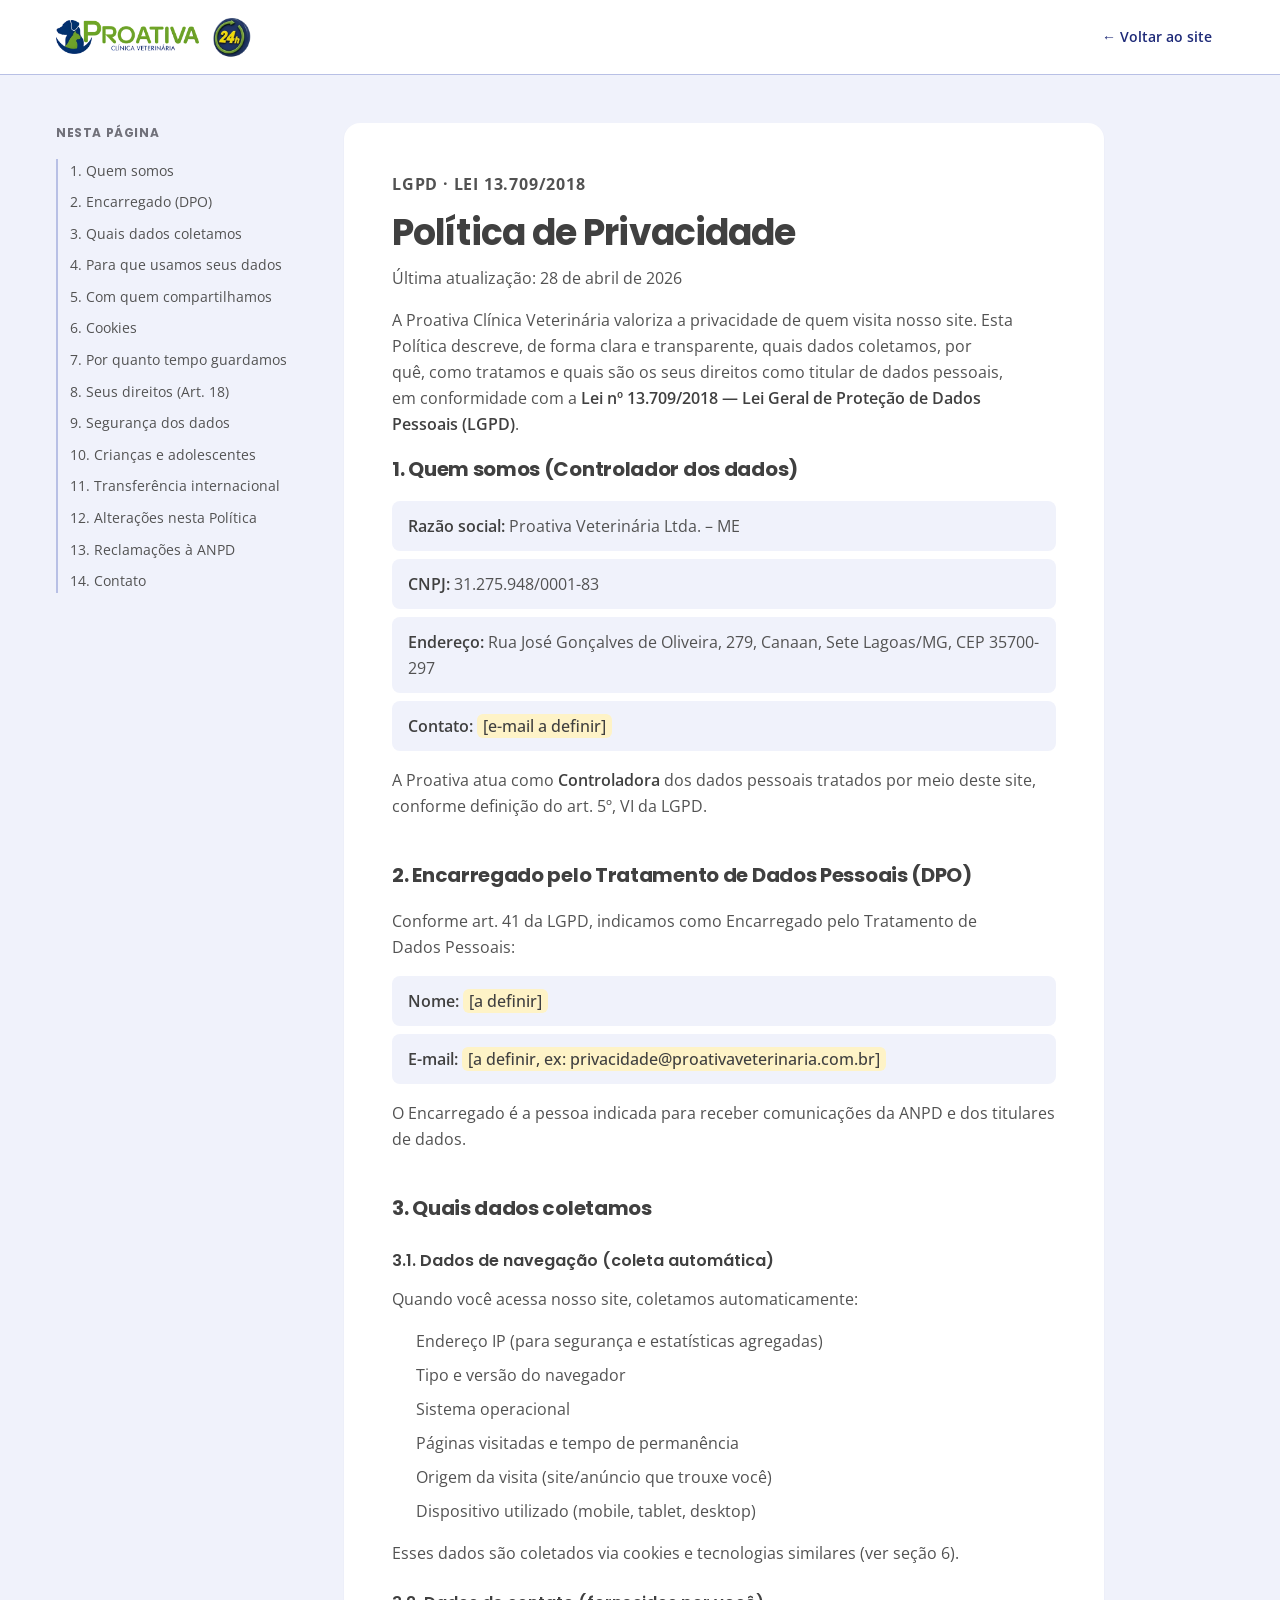
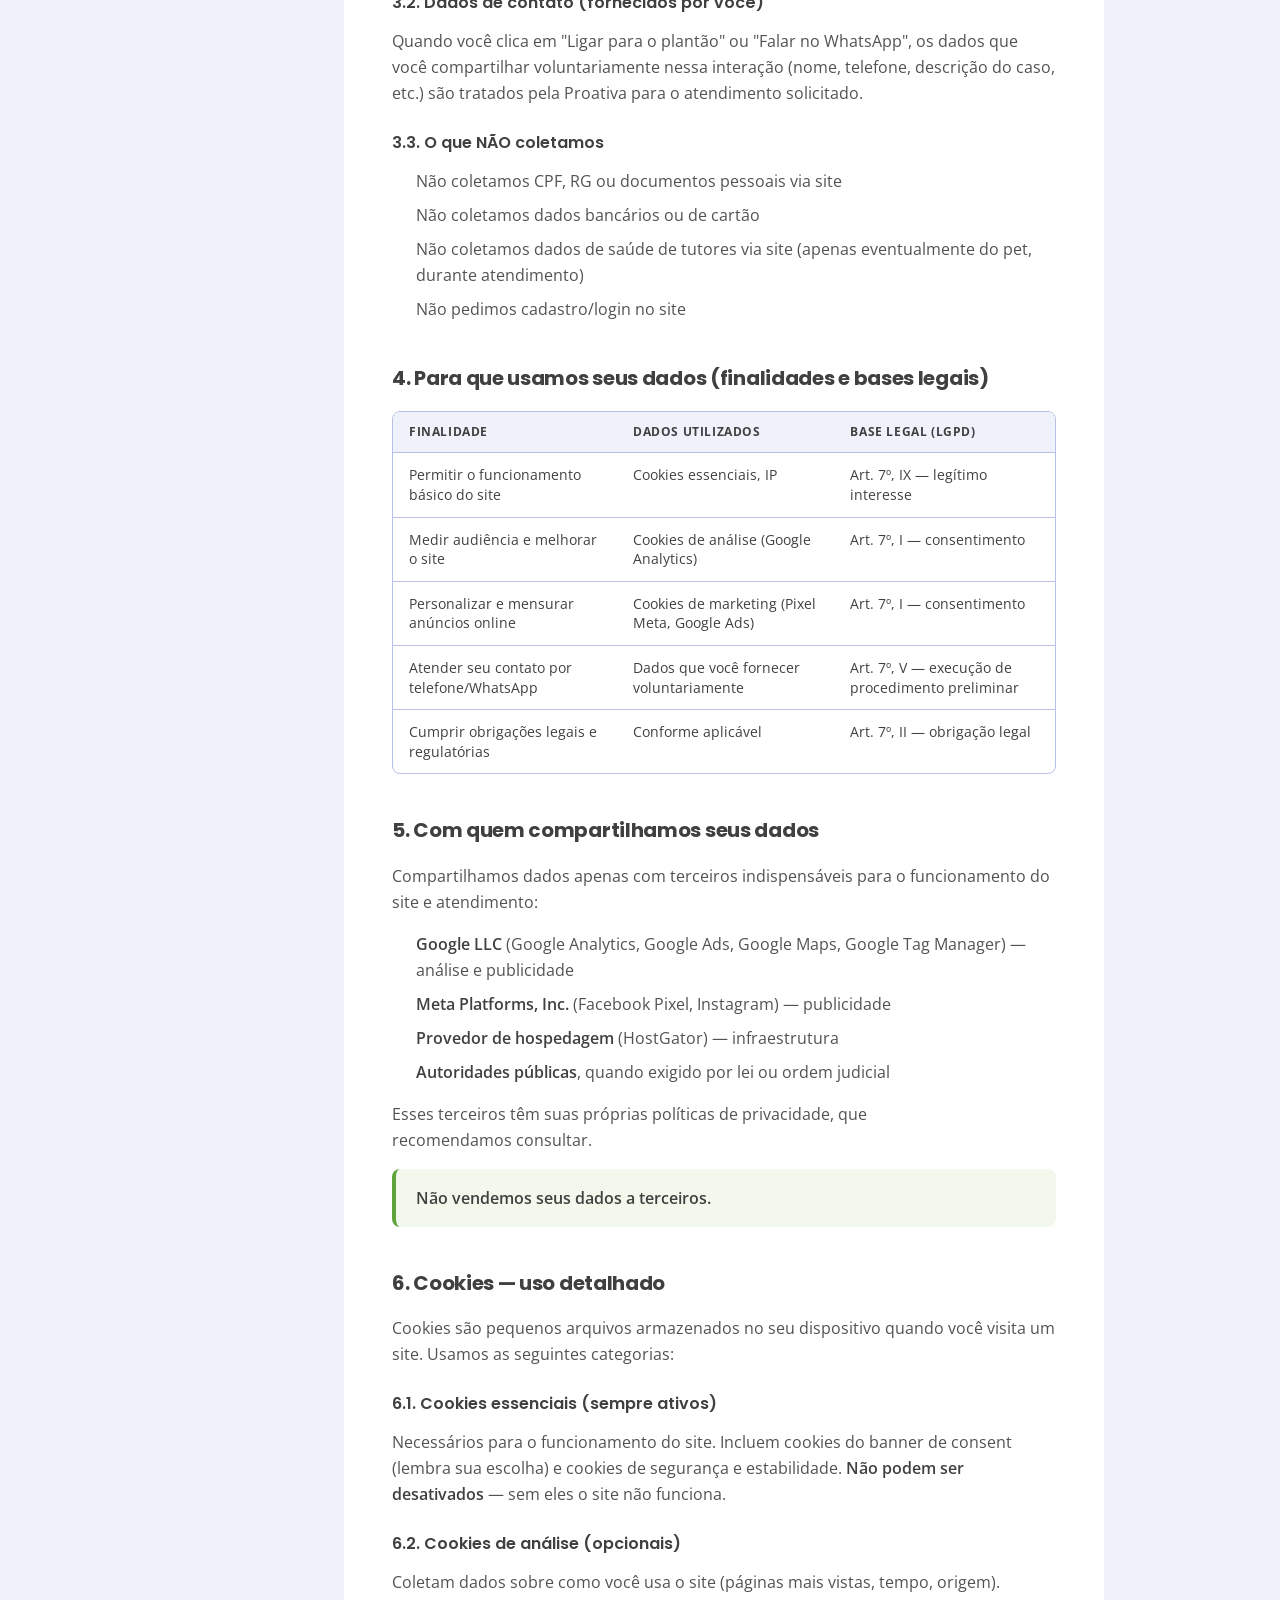
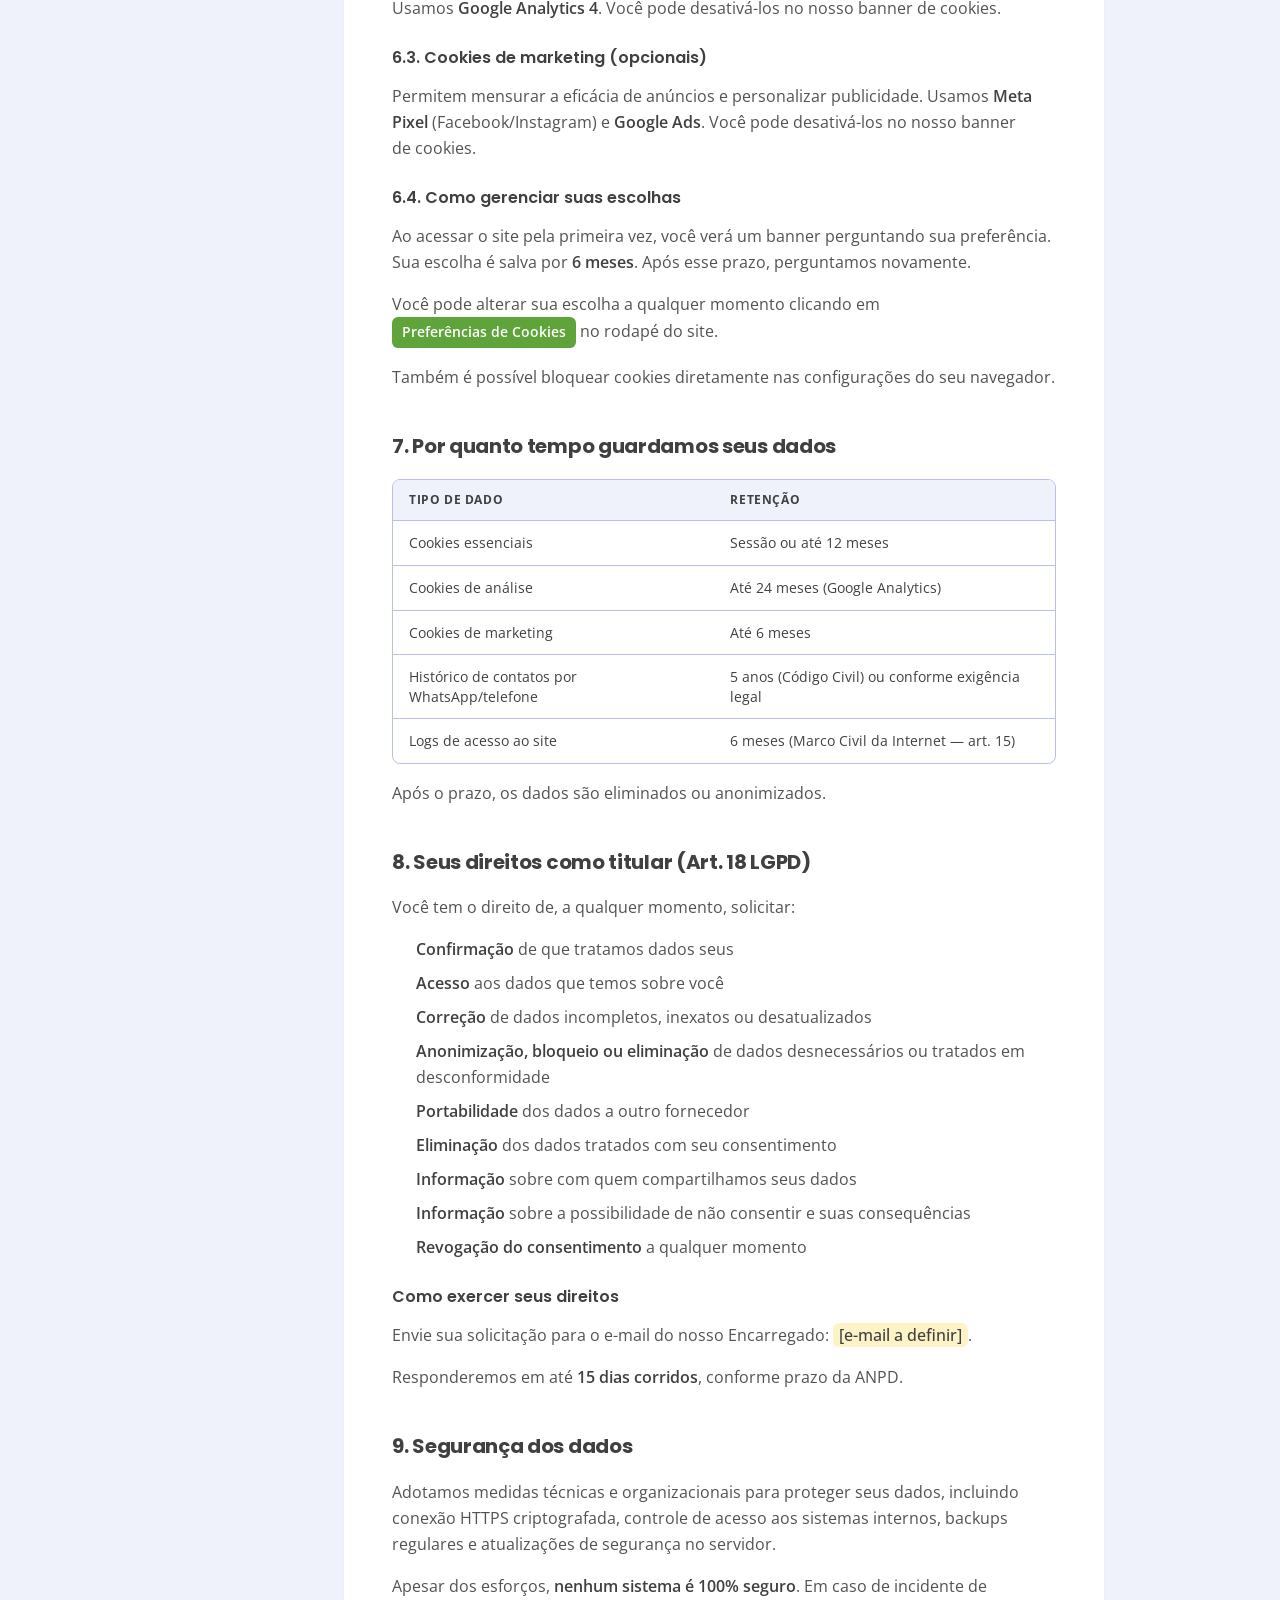
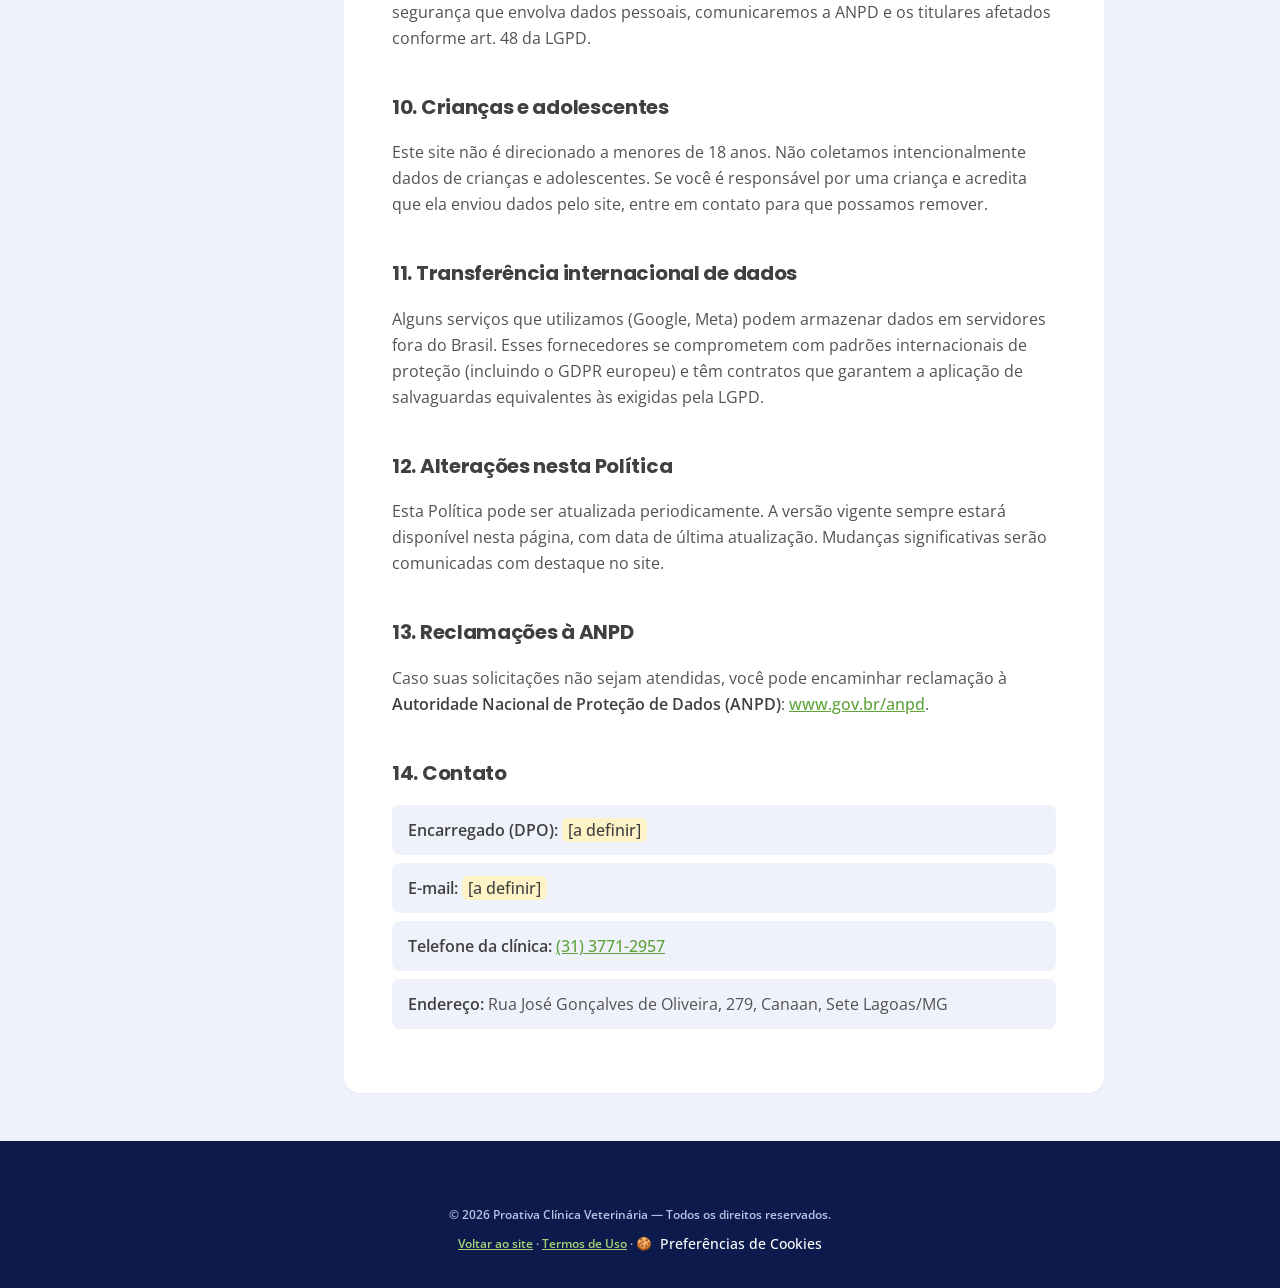
<file: privacidade.html>
<!DOCTYPE html>
<html lang="pt-BR">
<head>
<meta charset="UTF-8">
<meta name="viewport" content="width=device-width, initial-scale=1.0">
<title>Política de Privacidade — Proativa Clínica Veterinária</title>
<meta name="description" content="Política de Privacidade da Proativa Clínica Veterinária — em conformidade com a LGPD (Lei 13.709/2018).">
<meta name="robots" content="noindex, follow">
<meta name="theme-color" content="#5FA33B">
<link rel="icon" href="/favicon.ico?v=1">
<link rel="apple-touch-icon" href="/apple-touch-icon.png?v=1">
<link rel="preconnect" href="https://fonts.googleapis.com">
<link rel="preconnect" href="https://fonts.gstatic.com" crossorigin>
<link rel="stylesheet" href="https://fonts.googleapis.com/css2?family=Poppins:wght@500;600;700;800&family=Open+Sans:wght@400;500;600;700&display=swap">
<link rel="stylesheet" href="css/style.css?v=11">

<!-- Consent defaults (LGPD) — deve rodar antes das tags de marketing/analytics -->
<script>
  window.dataLayer = window.dataLayer || [];
  function gtag(){dataLayer.push(arguments);}
  gtag('consent', 'default', {
    'ad_storage':'denied',
    'ad_user_data':'denied',
    'ad_personalization':'denied',
    'analytics_storage':'denied',
    'functionality_storage':'granted',
    'security_storage':'granted',
    'wait_for_update':500
  });
</script>

<!-- Google tag (gtag.js) -->
<script async src="https://www.googletagmanager.com/gtag/js?id=AW-16638051684"></script>
<script>
  gtag('js', new Date());
  gtag('config', 'AW-16638051684');
</script>

<!-- Meta Pixel Code -->
<script>
!function(f,b,e,v,n,t,s)
{if(f.fbq)return;n=f.fbq=function(){n.callMethod?
n.callMethod.apply(n,arguments):n.queue.push(arguments)};
if(!f._fbq)f._fbq=n;n.push=n;n.loaded=!0;n.version='2.0';
n.queue=[];t=b.createElement(e);t.async=!0;
t.src=v;s=b.getElementsByTagName(e)[0];
s.parentNode.insertBefore(t,s)}(window, document,'script',
'https://connect.facebook.net/en_US/fbevents.js');
fbq('consent', 'revoke');
fbq('init', '1497993435212663');
fbq('track', 'PageView');
</script>
<!-- End Meta Pixel Code -->
</head>
<body>

<!-- Meta Pixel noscript -->
<noscript><img height="1" width="1" style="display:none" src="https://www.facebook.com/tr?id=1497993435212663&ev=PageView&noscript=1" alt=""></noscript>

<header class="legal-header">
  <div class="container legal-header__inner">
    <a href="index.html" class="legal-header__brand" aria-label="Proativa Clínica Veterinária 24h — Voltar à home">
      <picture>
        <source srcset="assets/images/logo-proativa.webp" type="image/webp">
        <img src="assets/images/logo-proativa.png" alt="Proativa Clínica Veterinária" class="legal-header__logo-img" width="480" height="114">
      </picture>
      <img src="assets/images/badge-24h.webp?v=2" alt="" class="legal-header__logo-badge" width="40" height="40" aria-hidden="true">
    </a>
    <a href="index.html" class="legal-header__back">← Voltar ao site</a>
  </div>
</header>

<main class="legal-page">
  <div class="container legal-layout">

    <aside class="legal-toc" aria-label="Índice">
      <div class="legal-toc__sticky">
        <h2 class="legal-toc__title">Nesta página</h2>
        <nav>
          <ol class="legal-toc__list">
            <li><a href="#secao-1">1. Quem somos</a></li>
            <li><a href="#secao-2">2. Encarregado (DPO)</a></li>
            <li><a href="#secao-3">3. Quais dados coletamos</a></li>
            <li><a href="#secao-4">4. Para que usamos seus dados</a></li>
            <li><a href="#secao-5">5. Com quem compartilhamos</a></li>
            <li><a href="#secao-6">6. Cookies</a></li>
            <li><a href="#secao-7">7. Por quanto tempo guardamos</a></li>
            <li><a href="#secao-8">8. Seus direitos (Art. 18)</a></li>
            <li><a href="#secao-9">9. Segurança dos dados</a></li>
            <li><a href="#secao-10">10. Crianças e adolescentes</a></li>
            <li><a href="#secao-11">11. Transferência internacional</a></li>
            <li><a href="#secao-12">12. Alterações nesta Política</a></li>
            <li><a href="#secao-13">13. Reclamações à ANPD</a></li>
            <li><a href="#secao-14">14. Contato</a></li>
          </ol>
        </nav>
      </div>
    </aside>

    <article class="legal-content">
      <p class="legal-eyebrow">LGPD · Lei 13.709/2018</p>
      <h1>Política de Privacidade</h1>
      <p class="legal-meta">Última atualização: 28 de abril de 2026</p>

      <p class="legal-lead">
        A Proativa Clínica Veterinária valoriza a privacidade de quem visita nosso site. Esta Política descreve, de forma clara e transparente, quais dados coletamos, por quê, como tratamos e quais são os seus direitos como titular de dados pessoais, em conformidade com a <strong>Lei nº 13.709/2018 — Lei Geral de Proteção de Dados Pessoais (LGPD)</strong>.
      </p>

      <section id="secao-1">
        <h2>1. Quem somos (Controlador dos dados)</h2>
        <ul class="legal-info">
          <li><strong>Razão social:</strong> Proativa Veterinária Ltda. – ME</li>
          <li><strong>CNPJ:</strong> 31.275.948/0001-83</li>
          <li><strong>Endereço:</strong> Rua José Gonçalves de Oliveira, 279, Canaan, Sete Lagoas/MG, CEP 35700-297</li>
          <li><strong>Contato:</strong> <em>[e-mail a definir]</em></li>
        </ul>
        <p>A Proativa atua como <strong>Controladora</strong> dos dados pessoais tratados por meio deste site, conforme definição do art. 5º, VI da LGPD.</p>
      </section>

      <section id="secao-2">
        <h2>2. Encarregado pelo Tratamento de Dados Pessoais (DPO)</h2>
        <p>Conforme art. 41 da LGPD, indicamos como Encarregado pelo Tratamento de Dados Pessoais:</p>
        <ul class="legal-info">
          <li><strong>Nome:</strong> <em>[a definir]</em></li>
          <li><strong>E-mail:</strong> <em>[a definir, ex: privacidade@proativaveterinaria.com.br]</em></li>
        </ul>
        <p>O Encarregado é a pessoa indicada para receber comunicações da ANPD e dos titulares de dados.</p>
      </section>

      <section id="secao-3">
        <h2>3. Quais dados coletamos</h2>

        <h3>3.1. Dados de navegação (coleta automática)</h3>
        <p>Quando você acessa nosso site, coletamos automaticamente:</p>
        <ul>
          <li>Endereço IP (para segurança e estatísticas agregadas)</li>
          <li>Tipo e versão do navegador</li>
          <li>Sistema operacional</li>
          <li>Páginas visitadas e tempo de permanência</li>
          <li>Origem da visita (site/anúncio que trouxe você)</li>
          <li>Dispositivo utilizado (mobile, tablet, desktop)</li>
        </ul>
        <p>Esses dados são coletados via cookies e tecnologias similares (ver seção 6).</p>

        <h3>3.2. Dados de contato (fornecidos por você)</h3>
        <p>Quando você clica em "Ligar para o plantão" ou "Falar no WhatsApp", os dados que você compartilhar voluntariamente nessa interação (nome, telefone, descrição do caso, etc.) são tratados pela Proativa para o atendimento solicitado.</p>

        <h3>3.3. O que NÃO coletamos</h3>
        <ul>
          <li>Não coletamos CPF, RG ou documentos pessoais via site</li>
          <li>Não coletamos dados bancários ou de cartão</li>
          <li>Não coletamos dados de saúde de tutores via site (apenas eventualmente do pet, durante atendimento)</li>
          <li>Não pedimos cadastro/login no site</li>
        </ul>
      </section>

      <section id="secao-4">
        <h2>4. Para que usamos seus dados (finalidades e bases legais)</h2>
        <div class="legal-table-wrap">
          <table class="legal-table">
            <thead>
              <tr>
                <th>Finalidade</th>
                <th>Dados utilizados</th>
                <th>Base legal (LGPD)</th>
              </tr>
            </thead>
            <tbody>
              <tr>
                <td>Permitir o funcionamento básico do site</td>
                <td>Cookies essenciais, IP</td>
                <td>Art. 7º, IX — legítimo interesse</td>
              </tr>
              <tr>
                <td>Medir audiência e melhorar o site</td>
                <td>Cookies de análise (Google Analytics)</td>
                <td>Art. 7º, I — consentimento</td>
              </tr>
              <tr>
                <td>Personalizar e mensurar anúncios online</td>
                <td>Cookies de marketing (Pixel Meta, Google Ads)</td>
                <td>Art. 7º, I — consentimento</td>
              </tr>
              <tr>
                <td>Atender seu contato por telefone/WhatsApp</td>
                <td>Dados que você fornecer voluntariamente</td>
                <td>Art. 7º, V — execução de procedimento preliminar</td>
              </tr>
              <tr>
                <td>Cumprir obrigações legais e regulatórias</td>
                <td>Conforme aplicável</td>
                <td>Art. 7º, II — obrigação legal</td>
              </tr>
            </tbody>
          </table>
        </div>
      </section>

      <section id="secao-5">
        <h2>5. Com quem compartilhamos seus dados</h2>
        <p>Compartilhamos dados apenas com terceiros indispensáveis para o funcionamento do site e atendimento:</p>
        <ul>
          <li><strong>Google LLC</strong> (Google Analytics, Google Ads, Google Maps, Google Tag Manager) — análise e publicidade</li>
          <li><strong>Meta Platforms, Inc.</strong> (Facebook Pixel, Instagram) — publicidade</li>
          <li><strong>Provedor de hospedagem</strong> (HostGator) — infraestrutura</li>
          <li><strong>Autoridades públicas</strong>, quando exigido por lei ou ordem judicial</li>
        </ul>
        <p>Esses terceiros têm suas próprias políticas de privacidade, que recomendamos consultar.</p>
        <p class="legal-callout">Não vendemos seus dados a terceiros.</p>
      </section>

      <section id="secao-6">
        <h2>6. Cookies — uso detalhado</h2>
        <p>Cookies são pequenos arquivos armazenados no seu dispositivo quando você visita um site. Usamos as seguintes categorias:</p>

        <h3>6.1. Cookies essenciais (sempre ativos)</h3>
        <p>Necessários para o funcionamento do site. Incluem cookies do banner de consent (lembra sua escolha) e cookies de segurança e estabilidade. <strong>Não podem ser desativados</strong> — sem eles o site não funciona.</p>

        <h3>6.2. Cookies de análise (opcionais)</h3>
        <p>Coletam dados sobre como você usa o site (páginas mais vistas, tempo, origem). Usamos <strong>Google Analytics 4</strong>. Você pode desativá-los no nosso banner de cookies.</p>

        <h3>6.3. Cookies de marketing (opcionais)</h3>
        <p>Permitem mensurar a eficácia de anúncios e personalizar publicidade. Usamos <strong>Meta Pixel</strong> (Facebook/Instagram) e <strong>Google Ads</strong>. Você pode desativá-los no nosso banner de cookies.</p>

        <h3>6.4. Como gerenciar suas escolhas</h3>
        <p>Ao acessar o site pela primeira vez, você verá um banner perguntando sua preferência. Sua escolha é salva por <strong>6 meses</strong>. Após esse prazo, perguntamos novamente.</p>
        <p>Você pode alterar sua escolha a qualquer momento clicando em <button type="button" class="legal-inline-btn" id="open-cookie-prefs">Preferências de Cookies</button> no rodapé do site.</p>
        <p>Também é possível bloquear cookies diretamente nas configurações do seu navegador.</p>
      </section>

      <section id="secao-7">
        <h2>7. Por quanto tempo guardamos seus dados</h2>
        <div class="legal-table-wrap">
          <table class="legal-table">
            <thead>
              <tr><th>Tipo de dado</th><th>Retenção</th></tr>
            </thead>
            <tbody>
              <tr><td>Cookies essenciais</td><td>Sessão ou até 12 meses</td></tr>
              <tr><td>Cookies de análise</td><td>Até 24 meses (Google Analytics)</td></tr>
              <tr><td>Cookies de marketing</td><td>Até 6 meses</td></tr>
              <tr><td>Histórico de contatos por WhatsApp/telefone</td><td>5 anos (Código Civil) ou conforme exigência legal</td></tr>
              <tr><td>Logs de acesso ao site</td><td>6 meses (Marco Civil da Internet — art. 15)</td></tr>
            </tbody>
          </table>
        </div>
        <p>Após o prazo, os dados são eliminados ou anonimizados.</p>
      </section>

      <section id="secao-8">
        <h2>8. Seus direitos como titular (Art. 18 LGPD)</h2>
        <p>Você tem o direito de, a qualquer momento, solicitar:</p>
        <ul>
          <li><strong>Confirmação</strong> de que tratamos dados seus</li>
          <li><strong>Acesso</strong> aos dados que temos sobre você</li>
          <li><strong>Correção</strong> de dados incompletos, inexatos ou desatualizados</li>
          <li><strong>Anonimização, bloqueio ou eliminação</strong> de dados desnecessários ou tratados em desconformidade</li>
          <li><strong>Portabilidade</strong> dos dados a outro fornecedor</li>
          <li><strong>Eliminação</strong> dos dados tratados com seu consentimento</li>
          <li><strong>Informação</strong> sobre com quem compartilhamos seus dados</li>
          <li><strong>Informação</strong> sobre a possibilidade de não consentir e suas consequências</li>
          <li><strong>Revogação do consentimento</strong> a qualquer momento</li>
        </ul>

        <h3>Como exercer seus direitos</h3>
        <p>Envie sua solicitação para o e-mail do nosso Encarregado: <em>[e-mail a definir]</em>.</p>
        <p>Responderemos em até <strong>15 dias corridos</strong>, conforme prazo da ANPD.</p>
      </section>

      <section id="secao-9">
        <h2>9. Segurança dos dados</h2>
        <p>Adotamos medidas técnicas e organizacionais para proteger seus dados, incluindo conexão HTTPS criptografada, controle de acesso aos sistemas internos, backups regulares e atualizações de segurança no servidor.</p>
        <p>Apesar dos esforços, <strong>nenhum sistema é 100% seguro</strong>. Em caso de incidente de segurança que envolva dados pessoais, comunicaremos a ANPD e os titulares afetados conforme art. 48 da LGPD.</p>
      </section>

      <section id="secao-10">
        <h2>10. Crianças e adolescentes</h2>
        <p>Este site não é direcionado a menores de 18 anos. Não coletamos intencionalmente dados de crianças e adolescentes. Se você é responsável por uma criança e acredita que ela enviou dados pelo site, entre em contato para que possamos remover.</p>
      </section>

      <section id="secao-11">
        <h2>11. Transferência internacional de dados</h2>
        <p>Alguns serviços que utilizamos (Google, Meta) podem armazenar dados em servidores fora do Brasil. Esses fornecedores se comprometem com padrões internacionais de proteção (incluindo o GDPR europeu) e têm contratos que garantem a aplicação de salvaguardas equivalentes às exigidas pela LGPD.</p>
      </section>

      <section id="secao-12">
        <h2>12. Alterações nesta Política</h2>
        <p>Esta Política pode ser atualizada periodicamente. A versão vigente sempre estará disponível nesta página, com data de última atualização. Mudanças significativas serão comunicadas com destaque no site.</p>
      </section>

      <section id="secao-13">
        <h2>13. Reclamações à ANPD</h2>
        <p>Caso suas solicitações não sejam atendidas, você pode encaminhar reclamação à <strong>Autoridade Nacional de Proteção de Dados (ANPD)</strong>: <a href="https://www.gov.br/anpd" target="_blank" rel="noopener">www.gov.br/anpd</a>.</p>
      </section>

      <section id="secao-14">
        <h2>14. Contato</h2>
        <ul class="legal-info">
          <li><strong>Encarregado (DPO):</strong> <em>[a definir]</em></li>
          <li><strong>E-mail:</strong> <em>[a definir]</em></li>
          <li><strong>Telefone da clínica:</strong> <a href="tel:+553137712957">(31) 3771-2957</a></li>
          <li><strong>Endereço:</strong> Rua José Gonçalves de Oliveira, 279, Canaan, Sete Lagoas/MG</li>
        </ul>
      </section>

    </article>
  </div>
</main>

<footer class="site-footer">
  <div class="container">
    <div class="site-footer__bottom" style="padding-top:0; border:0;">
      <p class="footer-copyright">
        © <span id="footerYear">2026</span> Proativa Clínica Veterinária — Todos os direitos reservados.
      </p>
      <p class="footer-copyright">
        <a href="index.html" style="color:var(--color-green-300);text-decoration:underline;">Voltar ao site</a> ·
        <a href="termos.html" style="color:var(--color-green-300);text-decoration:underline;">Termos de Uso</a> ·
        <button type="button" class="footer-link-button" id="open-cookie-prefs-footer">Preferências de Cookies</button>
      </p>
    </div>
  </div>
</footer>

<!-- Modal de Cookies (compartilhado) -->
<div id="cookie-modal" class="cookie-modal" hidden role="dialog" aria-labelledby="cookie-modal-title" aria-modal="true">
  <div class="cookie-modal__backdrop" data-close></div>
  <div class="cookie-modal__content" role="document">
    <header class="cookie-modal__header">
      <h2 id="cookie-modal-title">Preferências de Cookies</h2>
      <button type="button" class="cookie-modal__close" aria-label="Fechar" data-close>×</button>
    </header>
    <p class="cookie-modal__lead">Escolha quais categorias você permite. Essenciais são sempre ativos pra que o site funcione.</p>
    <ul class="cookie-toggle-list">
      <li class="cookie-toggle">
        <label class="cookie-toggle__row">
          <span class="cookie-toggle__label"><strong>Cookies essenciais</strong><span class="cookie-toggle__pill">sempre ativos</span></span>
          <span class="cookie-toggle__switch cookie-toggle__switch--locked" aria-hidden="true"><input type="checkbox" checked disabled><span class="cookie-toggle__track"></span></span>
        </label>
        <p class="cookie-toggle__desc">Necessários para o site funcionar (segurança, lembrar sua escolha de cookies). Não podem ser desativados.</p>
      </li>
      <li class="cookie-toggle">
        <label class="cookie-toggle__row">
          <span class="cookie-toggle__label"><strong>Cookies de análise</strong></span>
          <span class="cookie-toggle__switch"><input type="checkbox" id="toggle-analytics"><span class="cookie-toggle__track"></span></span>
        </label>
        <p class="cookie-toggle__desc">Nos ajudam a entender como você usa o site para melhorá-lo (Google Analytics).</p>
      </li>
      <li class="cookie-toggle">
        <label class="cookie-toggle__row">
          <span class="cookie-toggle__label"><strong>Cookies de marketing</strong></span>
          <span class="cookie-toggle__switch"><input type="checkbox" id="toggle-marketing"><span class="cookie-toggle__track"></span></span>
        </label>
        <p class="cookie-toggle__desc">Permitem que anúncios fiquem mais relevantes pra você (Meta Pixel, Google Ads).</p>
      </li>
    </ul>
    <footer class="cookie-modal__actions">
      <button type="button" class="cookie-btn cookie-btn--ghost" data-close>Cancelar</button>
      <button type="button" id="cookie-modal-save" class="cookie-btn cookie-btn--primary">Salvar preferências</button>
    </footer>
  </div>
</div>

<script>
document.getElementById('footerYear').textContent = new Date().getFullYear();
// Link inline também abre prefs
document.getElementById('open-cookie-prefs-footer')?.addEventListener('click', function(){
  if (window.ProativaConsent) window.ProativaConsent.openPreferences();
});
</script>
<script src="js/consent.js?v=2" defer></script>

</body>
</html>
</file>
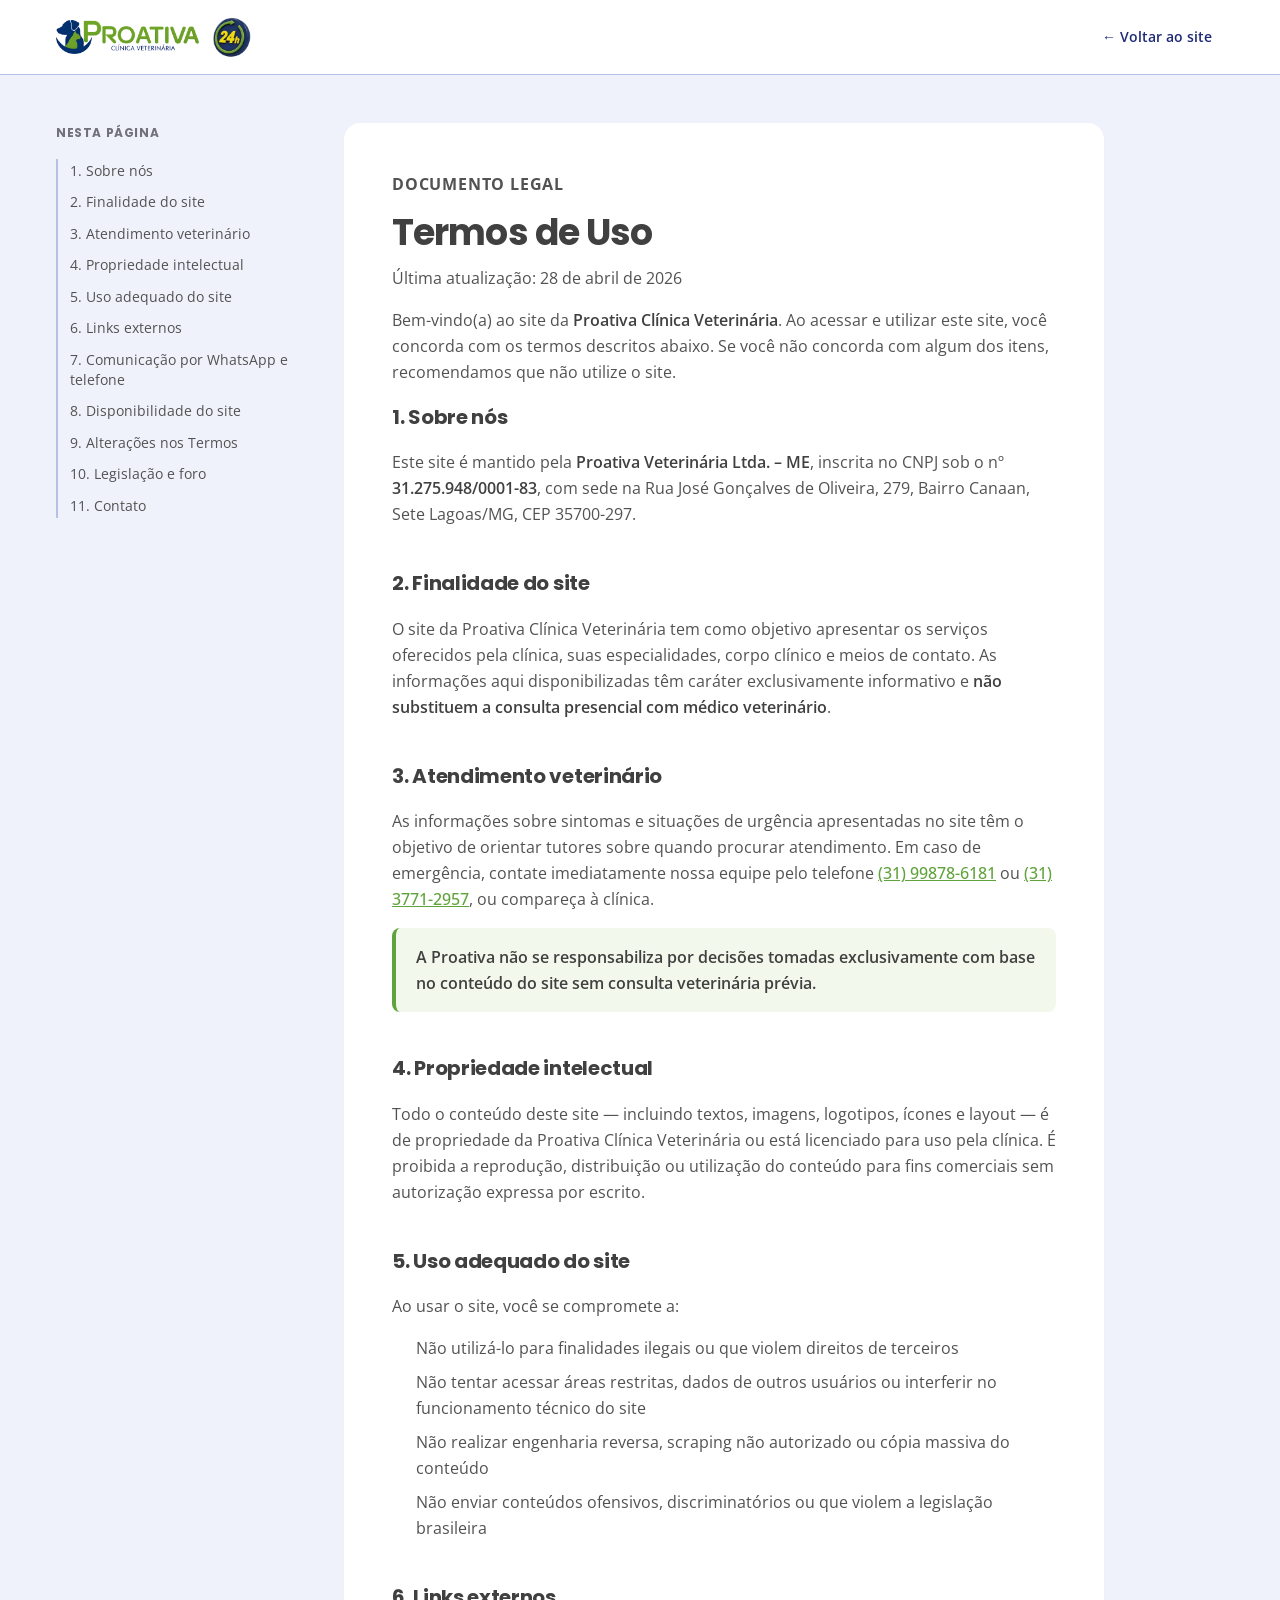
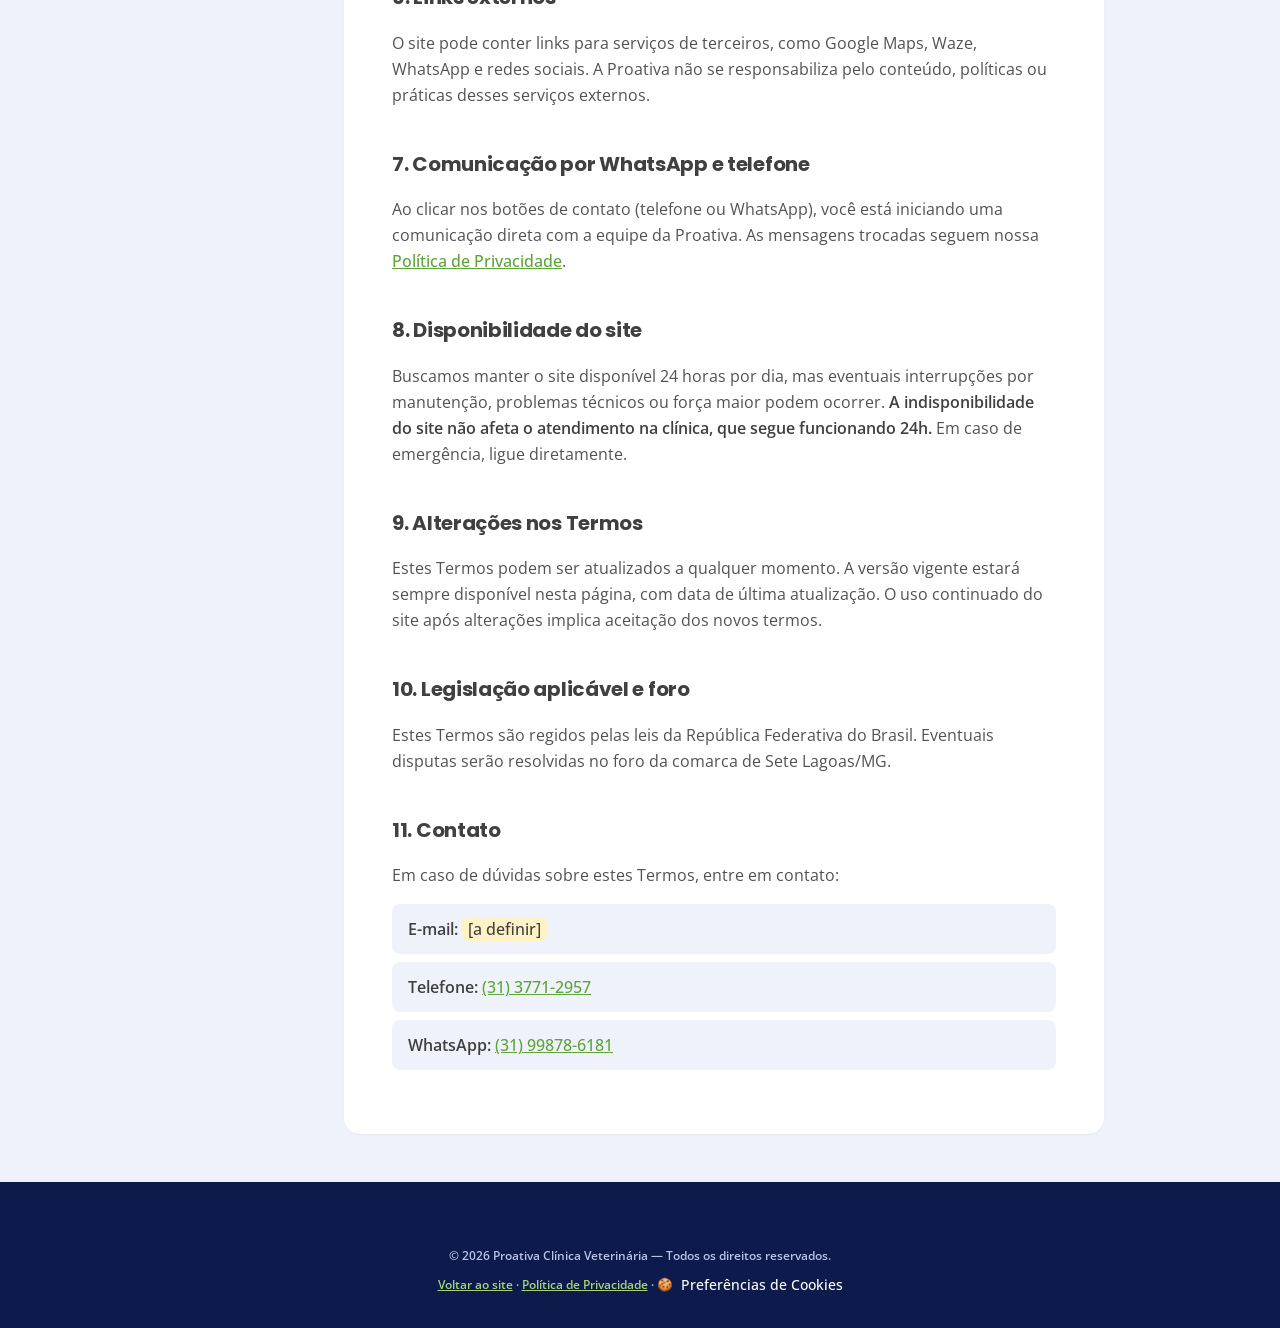
<file: termos.html>
<!DOCTYPE html>
<html lang="pt-BR">
<head>
<meta charset="UTF-8">
<meta name="viewport" content="width=device-width, initial-scale=1.0">
<title>Termos de Uso — Proativa Clínica Veterinária</title>
<meta name="description" content="Termos de Uso do site da Proativa Clínica Veterinária 24h em Sete Lagoas/MG.">
<meta name="robots" content="noindex, follow">
<meta name="theme-color" content="#5FA33B">
<link rel="icon" href="/favicon.ico?v=1">
<link rel="apple-touch-icon" href="/apple-touch-icon.png?v=1">
<link rel="preconnect" href="https://fonts.googleapis.com">
<link rel="preconnect" href="https://fonts.gstatic.com" crossorigin>
<link rel="stylesheet" href="https://fonts.googleapis.com/css2?family=Poppins:wght@500;600;700;800&family=Open+Sans:wght@400;500;600;700&display=swap">
<link rel="stylesheet" href="css/style.css?v=11">

<!-- Consent defaults (LGPD) — deve rodar antes das tags de marketing/analytics -->
<script>
  window.dataLayer = window.dataLayer || [];
  function gtag(){dataLayer.push(arguments);}
  gtag('consent', 'default', {
    'ad_storage':'denied',
    'ad_user_data':'denied',
    'ad_personalization':'denied',
    'analytics_storage':'denied',
    'functionality_storage':'granted',
    'security_storage':'granted',
    'wait_for_update':500
  });
</script>

<!-- Google tag (gtag.js) -->
<script async src="https://www.googletagmanager.com/gtag/js?id=AW-16638051684"></script>
<script>
  gtag('js', new Date());
  gtag('config', 'AW-16638051684');
</script>

<!-- Meta Pixel Code -->
<script>
!function(f,b,e,v,n,t,s)
{if(f.fbq)return;n=f.fbq=function(){n.callMethod?
n.callMethod.apply(n,arguments):n.queue.push(arguments)};
if(!f._fbq)f._fbq=n;n.push=n;n.loaded=!0;n.version='2.0';
n.queue=[];t=b.createElement(e);t.async=!0;
t.src=v;s=b.getElementsByTagName(e)[0];
s.parentNode.insertBefore(t,s)}(window, document,'script',
'https://connect.facebook.net/en_US/fbevents.js');
fbq('consent', 'revoke');
fbq('init', '1497993435212663');
fbq('track', 'PageView');
</script>
<!-- End Meta Pixel Code -->
</head>
<body>

<!-- Meta Pixel noscript -->
<noscript><img height="1" width="1" style="display:none" src="https://www.facebook.com/tr?id=1497993435212663&ev=PageView&noscript=1" alt=""></noscript>

<header class="legal-header">
  <div class="container legal-header__inner">
    <a href="index.html" class="legal-header__brand" aria-label="Proativa Clínica Veterinária 24h — Voltar à home">
      <picture>
        <source srcset="assets/images/logo-proativa.webp" type="image/webp">
        <img src="assets/images/logo-proativa.png" alt="Proativa Clínica Veterinária" class="legal-header__logo-img" width="480" height="114">
      </picture>
      <img src="assets/images/badge-24h.webp?v=2" alt="" class="legal-header__logo-badge" width="40" height="40" aria-hidden="true">
    </a>
    <a href="index.html" class="legal-header__back">← Voltar ao site</a>
  </div>
</header>

<main class="legal-page">
  <div class="container legal-layout">

    <aside class="legal-toc" aria-label="Índice">
      <div class="legal-toc__sticky">
        <h2 class="legal-toc__title">Nesta página</h2>
        <nav>
          <ol class="legal-toc__list">
            <li><a href="#secao-1">1. Sobre nós</a></li>
            <li><a href="#secao-2">2. Finalidade do site</a></li>
            <li><a href="#secao-3">3. Atendimento veterinário</a></li>
            <li><a href="#secao-4">4. Propriedade intelectual</a></li>
            <li><a href="#secao-5">5. Uso adequado do site</a></li>
            <li><a href="#secao-6">6. Links externos</a></li>
            <li><a href="#secao-7">7. Comunicação por WhatsApp e telefone</a></li>
            <li><a href="#secao-8">8. Disponibilidade do site</a></li>
            <li><a href="#secao-9">9. Alterações nos Termos</a></li>
            <li><a href="#secao-10">10. Legislação e foro</a></li>
            <li><a href="#secao-11">11. Contato</a></li>
          </ol>
        </nav>
      </div>
    </aside>

    <article class="legal-content">
      <p class="legal-eyebrow">Documento legal</p>
      <h1>Termos de Uso</h1>
      <p class="legal-meta">Última atualização: 28 de abril de 2026</p>

      <p class="legal-lead">
        Bem-vindo(a) ao site da <strong>Proativa Clínica Veterinária</strong>. Ao acessar e utilizar este site, você concorda com os termos descritos abaixo. Se você não concorda com algum dos itens, recomendamos que não utilize o site.
      </p>

      <section id="secao-1">
        <h2>1. Sobre nós</h2>
        <p>Este site é mantido pela <strong>Proativa Veterinária Ltda. – ME</strong>, inscrita no CNPJ sob o nº <strong>31.275.948/0001-83</strong>, com sede na Rua José Gonçalves de Oliveira, 279, Bairro Canaan, Sete Lagoas/MG, CEP 35700-297.</p>
      </section>

      <section id="secao-2">
        <h2>2. Finalidade do site</h2>
        <p>O site da Proativa Clínica Veterinária tem como objetivo apresentar os serviços oferecidos pela clínica, suas especialidades, corpo clínico e meios de contato. As informações aqui disponibilizadas têm caráter exclusivamente informativo e <strong>não substituem a consulta presencial com médico veterinário</strong>.</p>
      </section>

      <section id="secao-3">
        <h2>3. Atendimento veterinário</h2>
        <p>As informações sobre sintomas e situações de urgência apresentadas no site têm o objetivo de orientar tutores sobre quando procurar atendimento. Em caso de emergência, contate imediatamente nossa equipe pelo telefone <a href="tel:+5531998786181">(31) 99878-6181</a> ou <a href="tel:+553137712957">(31) 3771-2957</a>, ou compareça à clínica.</p>
        <p class="legal-callout">A Proativa não se responsabiliza por decisões tomadas exclusivamente com base no conteúdo do site sem consulta veterinária prévia.</p>
      </section>

      <section id="secao-4">
        <h2>4. Propriedade intelectual</h2>
        <p>Todo o conteúdo deste site — incluindo textos, imagens, logotipos, ícones e layout — é de propriedade da Proativa Clínica Veterinária ou está licenciado para uso pela clínica. É proibida a reprodução, distribuição ou utilização do conteúdo para fins comerciais sem autorização expressa por escrito.</p>
      </section>

      <section id="secao-5">
        <h2>5. Uso adequado do site</h2>
        <p>Ao usar o site, você se compromete a:</p>
        <ul>
          <li>Não utilizá-lo para finalidades ilegais ou que violem direitos de terceiros</li>
          <li>Não tentar acessar áreas restritas, dados de outros usuários ou interferir no funcionamento técnico do site</li>
          <li>Não realizar engenharia reversa, scraping não autorizado ou cópia massiva do conteúdo</li>
          <li>Não enviar conteúdos ofensivos, discriminatórios ou que violem a legislação brasileira</li>
        </ul>
      </section>

      <section id="secao-6">
        <h2>6. Links externos</h2>
        <p>O site pode conter links para serviços de terceiros, como Google Maps, Waze, WhatsApp e redes sociais. A Proativa não se responsabiliza pelo conteúdo, políticas ou práticas desses serviços externos.</p>
      </section>

      <section id="secao-7">
        <h2>7. Comunicação por WhatsApp e telefone</h2>
        <p>Ao clicar nos botões de contato (telefone ou WhatsApp), você está iniciando uma comunicação direta com a equipe da Proativa. As mensagens trocadas seguem nossa <a href="privacidade.html">Política de Privacidade</a>.</p>
      </section>

      <section id="secao-8">
        <h2>8. Disponibilidade do site</h2>
        <p>Buscamos manter o site disponível 24 horas por dia, mas eventuais interrupções por manutenção, problemas técnicos ou força maior podem ocorrer. <strong>A indisponibilidade do site não afeta o atendimento na clínica, que segue funcionando 24h.</strong> Em caso de emergência, ligue diretamente.</p>
      </section>

      <section id="secao-9">
        <h2>9. Alterações nos Termos</h2>
        <p>Estes Termos podem ser atualizados a qualquer momento. A versão vigente estará sempre disponível nesta página, com data de última atualização. O uso continuado do site após alterações implica aceitação dos novos termos.</p>
      </section>

      <section id="secao-10">
        <h2>10. Legislação aplicável e foro</h2>
        <p>Estes Termos são regidos pelas leis da República Federativa do Brasil. Eventuais disputas serão resolvidas no foro da comarca de Sete Lagoas/MG.</p>
      </section>

      <section id="secao-11">
        <h2>11. Contato</h2>
        <p>Em caso de dúvidas sobre estes Termos, entre em contato:</p>
        <ul class="legal-info">
          <li><strong>E-mail:</strong> <em>[a definir]</em></li>
          <li><strong>Telefone:</strong> <a href="tel:+553137712957">(31) 3771-2957</a></li>
          <li><strong>WhatsApp:</strong> <a href="https://wa.me/5531998786181" target="_blank" rel="noopener">(31) 99878-6181</a></li>
        </ul>
      </section>

    </article>
  </div>
</main>

<footer class="site-footer">
  <div class="container">
    <div class="site-footer__bottom" style="padding-top:0; border:0;">
      <p class="footer-copyright">
        © <span id="footerYear">2026</span> Proativa Clínica Veterinária — Todos os direitos reservados.
      </p>
      <p class="footer-copyright">
        <a href="index.html" style="color:var(--color-green-300);text-decoration:underline;">Voltar ao site</a> ·
        <a href="privacidade.html" style="color:var(--color-green-300);text-decoration:underline;">Política de Privacidade</a> ·
        <button type="button" class="footer-link-button" id="open-cookie-prefs-footer">Preferências de Cookies</button>
      </p>
    </div>
  </div>
</footer>

<!-- Modal de Cookies -->
<div id="cookie-modal" class="cookie-modal" hidden role="dialog" aria-labelledby="cookie-modal-title" aria-modal="true">
  <div class="cookie-modal__backdrop" data-close></div>
  <div class="cookie-modal__content" role="document">
    <header class="cookie-modal__header">
      <h2 id="cookie-modal-title">Preferências de Cookies</h2>
      <button type="button" class="cookie-modal__close" aria-label="Fechar" data-close>×</button>
    </header>
    <p class="cookie-modal__lead">Escolha quais categorias você permite. Essenciais são sempre ativos pra que o site funcione.</p>
    <ul class="cookie-toggle-list">
      <li class="cookie-toggle">
        <label class="cookie-toggle__row">
          <span class="cookie-toggle__label"><strong>Cookies essenciais</strong><span class="cookie-toggle__pill">sempre ativos</span></span>
          <span class="cookie-toggle__switch cookie-toggle__switch--locked" aria-hidden="true"><input type="checkbox" checked disabled><span class="cookie-toggle__track"></span></span>
        </label>
        <p class="cookie-toggle__desc">Necessários para o site funcionar. Não podem ser desativados.</p>
      </li>
      <li class="cookie-toggle">
        <label class="cookie-toggle__row">
          <span class="cookie-toggle__label"><strong>Cookies de análise</strong></span>
          <span class="cookie-toggle__switch"><input type="checkbox" id="toggle-analytics"><span class="cookie-toggle__track"></span></span>
        </label>
        <p class="cookie-toggle__desc">Google Analytics.</p>
      </li>
      <li class="cookie-toggle">
        <label class="cookie-toggle__row">
          <span class="cookie-toggle__label"><strong>Cookies de marketing</strong></span>
          <span class="cookie-toggle__switch"><input type="checkbox" id="toggle-marketing"><span class="cookie-toggle__track"></span></span>
        </label>
        <p class="cookie-toggle__desc">Meta Pixel, Google Ads.</p>
      </li>
    </ul>
    <footer class="cookie-modal__actions">
      <button type="button" class="cookie-btn cookie-btn--ghost" data-close>Cancelar</button>
      <button type="button" id="cookie-modal-save" class="cookie-btn cookie-btn--primary">Salvar preferências</button>
    </footer>
  </div>
</div>

<script>
document.getElementById('footerYear').textContent = new Date().getFullYear();
document.getElementById('open-cookie-prefs-footer')?.addEventListener('click', function(){
  if (window.ProativaConsent) window.ProativaConsent.openPreferences();
});
</script>
<script src="js/consent.js?v=2" defer></script>

</body>
</html>
</file>
<file: css/style.css>
/* ================================================================
   PROATIVA CLÍNICA VETERINÁRIA — style.css
   Mobile-first. Tokens em :root. Sem dependências.
   ================================================================ */

/* === 1. CUSTOM PROPERTIES (TOKENS) === */
:root {
  /* === COLORS — VERDE (paleta cliente) === */
  --color-green-50:  #F2F9EC;  /* verde papel — fundo da página */
  --color-green-100: #E8F5E1;  /* verde suave — fundos claros */
  --color-green-200: #C8E5B0;  /* interpolado */
  --color-green-300: #A5D278;  /* verde claro — gradientes, hovers */
  --color-green-400: #92C667;  /* interpolado */
  --color-green-500: #7AB856;  /* verde médio — variações de fundo */
  --color-green-600: #5FA33B;  /* verde principal — botões, CTAs */
  --color-green-700: #3F7C28;  /* verde floresta — texto/hover */
  --color-green-800: #2A5419;  /* interpolado */
  --color-green-900: #152C0C;  /* interpolado */

  /* === COLORS — NAVY (azul institucional cliente) === */
  --color-navy-50:  #F0F2FB;
  --color-navy-100: #DDE2F4;
  --color-navy-200: #B8C0E5;
  --color-navy-300: #939FD6;
  --color-navy-400: #6E7DC7;
  --color-navy-500: #4F5FB8;
  --color-navy-600: #3C4BA1;
  --color-navy-700: #2C3A8F;
  --color-navy-800: #1E2A78;  /* azul principal — títulos, headings */
  --color-navy-900: #0D1B4C;  /* azul escuro — seções premium, footer */
  --color-navy-950: #050A24;

  /* === BRAND ALIASES === */
  --color-brand-green:        var(--color-green-600);
  --color-brand-green-hover:  var(--color-green-700);
  --color-brand-navy:         var(--color-navy-800);
  --color-brand-navy-hover:   var(--color-navy-900);

  /* === FUNCIONAIS === */
  --color-emergency:       #C62828;  /* vermelho cliente — emergência */
  --color-emergency-hover: #9B1F1F;
  --color-red-50:          #FCEEEE;  /* vermelho papel — fundos emergência */
  --color-red-100:         #F8DADA;
  --color-red-200:         #F0BCBC;
  --color-warning:         #F57C00;  /* laranja cliente — avisos secundários */
  --color-warning-hover:   #C66200;
  --color-whatsapp:        #25D366;
  --color-whatsapp-hover:  #1DA851;

  /* Aliases usados em vários componentes (hover ghost, badge 24h, bg legal) */
  --color-bg-soft:   var(--color-navy-50);
  --color-brand-red: var(--color-emergency);

  /* === NEUTROS === */
  --color-white:    #FFFFFF;
  --color-gray-50:  #FAFAFA;
  --color-gray-100: #F4F4F5;
  --color-gray-200: #E4E4E7;
  --color-gray-300: #D4D4D8;
  --color-gray-500: #71717A;
  --color-gray-600: #525252;
  --color-gray-700: #404040;  /* cinza texto cliente — corpo principal */
  --color-gray-900: #18181B;
  --color-black:    #000000;

  /* === SEMÂNTICOS === */
  --color-text-primary:   var(--color-gray-700);   /* corpo: cinza #404040 */
  --color-text-secondary: var(--color-gray-600);   /* descrições */
  --color-text-muted:     var(--color-gray-500);   /* metadados, labels */
  --color-text-heading:   var(--color-brand-navy); /* títulos: #1E2A78 */
  --color-text-on-dark:   var(--color-white);
  --color-bg-default:     var(--color-white);
  --color-bg-subtle:      var(--color-navy-50);
  --color-bg-soft-green:  var(--color-green-50);
  --color-bg-dark:        var(--color-brand-navy);
  --color-border:         var(--color-navy-200);
  --color-border-strong:  var(--color-navy-300);

  /* === TIPOGRAFIA === */
  --font-display: 'Poppins', -apple-system, BlinkMacSystemFont, 'Segoe UI', sans-serif;
  --font-body:    'Open Sans', -apple-system, BlinkMacSystemFont, 'Segoe UI', sans-serif;

  --fs-xs: 0.75rem;
  --fs-sm: 0.875rem;
  --fs-base: 1rem;
  --fs-lg: 1.125rem;
  --fs-xl: 1.25rem;
  --fs-2xl: 1.5rem;
  --fs-3xl: 1.875rem;
  --fs-4xl: 2.25rem;
  --fs-5xl: 3rem;
  --fs-6xl: 3.75rem;

  --fw-regular: 400;
  --fw-medium: 500;
  --fw-semibold: 600;
  --fw-bold: 700;
  --fw-extrabold: 800;

  --lh-tight:   1.1;
  --lh-snug:    1.25;
  --lh-normal:  1.5;
  --lh-relaxed: 1.625;

  --ls-tight:  -0.02em;
  --ls-normal:  0;
  --ls-wide:    0.05em;

  /* === ESPAÇAMENTO === */
  --space-1:  0.25rem;
  --space-2:  0.5rem;
  --space-3:  0.75rem;
  --space-4:  1rem;
  --space-5:  1.25rem;
  --space-6:  1.5rem;
  --space-8:  2rem;
  --space-10: 2.5rem;
  --space-12: 3rem;
  --space-16: 4rem;
  --space-20: 5rem;
  --space-24: 6rem;
  --space-32: 8rem;

  --section-padding-y-mobile:  var(--space-12);
  --section-padding-y-desktop: var(--space-20);
  --container-padding-x:       var(--space-4);
  --container-max-width:       1200px;

  /* === RADIUS === */
  --radius-sm:   0.375rem;
  --radius-md:   0.5rem;
  --radius-lg:   0.75rem;
  --radius-xl:   1rem;
  --radius-2xl:  1.5rem;
  --radius-full: 9999px;

  /* === SHADOWS === */
  --shadow-sm: 0 1px 2px rgba(30, 42, 120, 0.05);
  --shadow-md: 0 4px 6px -1px rgba(30, 42, 120, 0.10), 0 2px 4px -2px rgba(30, 42, 120, 0.05);
  --shadow-lg: 0 10px 15px -3px rgba(30, 42, 120, 0.10), 0 4px 6px -4px rgba(30, 42, 120, 0.05);
  --shadow-xl: 0 20px 25px -5px rgba(30, 42, 120, 0.10), 0 8px 10px -6px rgba(30, 42, 120, 0.05);
  --shadow-emergency: 0 4px 14px rgba(198, 40, 40, 0.40);
  --shadow-whatsapp:  0 4px 14px rgba(37, 211, 102, 0.40);
  --shadow-brand:     0 4px 14px rgba(95, 163, 59, 0.30);
}

/* === 2. RESET === */
*, *::before, *::after { box-sizing: border-box; margin: 0; padding: 0; }
html { scroll-behavior: smooth; -webkit-text-size-adjust: 100%; }
:target, [id] { scroll-margin-top: 80px; }

/* Scrollbar minimalista — track invisível, thumb finininho */
html { scrollbar-width: thin; scrollbar-color: rgba(30, 42, 120, 0.25) transparent; }
::-webkit-scrollbar { width: 8px; height: 8px; }
::-webkit-scrollbar-track { background: transparent; }
::-webkit-scrollbar-thumb {
  background: rgba(30, 42, 120, 0.22);
  border-radius: var(--radius-full);
  border: 2px solid transparent;
  background-clip: padding-box;
}
::-webkit-scrollbar-thumb:hover { background: rgba(30, 42, 120, 0.45); background-clip: padding-box; }
::-webkit-scrollbar-corner { background: transparent; }
body {
  font-family: var(--font-body);
  font-size: var(--fs-base);
  line-height: var(--lh-relaxed);
  color: var(--color-text-primary);
  background: var(--color-bg-default);
  -webkit-font-smoothing: antialiased;
  -moz-osx-font-smoothing: grayscale;
}
img, svg, video { display: block; max-width: 100%; height: auto; }
a { color: inherit; text-decoration: none; }
button { font: inherit; cursor: pointer; border: none; background: none; }
ul { list-style: none; }
h1, h2, h3, h4, h5, h6 { font-family: var(--font-display); color: var(--color-text-heading); }

/* === 3. UTILITIES === */
.container {
  width: 100%;
  max-width: var(--container-max-width);
  margin-inline: auto;
  padding-inline: var(--container-padding-x);
}
.visually-hidden {
  position: absolute; width: 1px; height: 1px; padding: 0; margin: -1px;
  overflow: hidden; clip: rect(0,0,0,0); white-space: nowrap; border: 0;
}
.skip-link {
  position: absolute; left: -9999px; top: 0; z-index: 999;
  background: var(--color-brand-navy); color: white; padding: var(--space-3) var(--space-4);
}
.skip-link:focus { left: 0; }

*:focus-visible {
  outline: 3px solid var(--color-brand-green);
  outline-offset: 2px;
}

/* === 4. ÍCONES (inline SVG via .icon) === */
.icon { width: 1.25em; height: 1.25em; flex-shrink: 0; stroke-width: 2; }

/* === 5. BOTÕES === */
.btn {
  display: inline-flex; align-items: center; justify-content: center;
  gap: var(--space-2);
  padding: var(--space-4) var(--space-5);
  font-family: var(--font-body);
  font-size: var(--fs-base);
  font-weight: var(--fw-semibold);
  border-radius: var(--radius-md);
  text-decoration: none;
  cursor: pointer;
  min-height: 56px;
  line-height: 1;
  transition: background 200ms, transform 100ms, box-shadow 200ms;
  text-align: center;
}
.btn:active { transform: scale(0.98); }
.btn .icon { width: 1.15em; height: 1.15em; }

.btn-emergency {
  background: var(--color-emergency); color: var(--color-white);
  box-shadow: var(--shadow-emergency);
  font-weight: var(--fw-bold);
}
.btn-emergency:hover { background: var(--color-emergency-hover); }

.btn-whatsapp {
  background: var(--color-whatsapp); color: var(--color-white);
  box-shadow: var(--shadow-sm);
}
.btn-whatsapp:hover { background: var(--color-whatsapp-hover); box-shadow: var(--shadow-md); }

.btn-brand {
  background: var(--color-brand-green); color: var(--color-white);
  box-shadow: var(--shadow-brand);
}
.btn-brand:hover { background: var(--color-brand-green-hover); }

.btn-outline {
  background: transparent; color: var(--color-brand-navy);
  border: 2px solid var(--color-brand-navy);
}
.btn-outline:hover { background: var(--color-navy-50); }

.btn-block { width: 100%; }

@keyframes pulse-emergency {
  0%, 100% { box-shadow: 0 4px 14px rgba(198, 40, 40, 0.4); }
  50%      { box-shadow: 0 4px 24px rgba(198, 40, 40, 0.7); }
}
.btn-emergency--pulse { animation: pulse-emergency 2s ease-in-out infinite; }

/* === 6. CARD === */
.card {
  background: var(--color-white);
  border-radius: var(--radius-xl);
  box-shadow: var(--shadow-md);
  padding: var(--space-6);
  transition: box-shadow 200ms, transform 200ms;
}
.card:hover {
  box-shadow: var(--shadow-lg);
  transform: translateY(-2px);
}

/* === 7. PLACEHOLDER (imagens não enviadas ainda) === */
.placeholder {
  position: relative;
  width: 100%;
  background-color: var(--color-green-50);
  background-image:
    repeating-linear-gradient(135deg,
      transparent 0,
      transparent 14px,
      rgba(95, 163, 59, 0.10) 14px,
      rgba(95, 163, 59, 0.10) 16px
    );
  border: 1px solid var(--color-green-200);
  border-radius: var(--radius-lg);
  display: flex; align-items: center; justify-content: center;
  font-family: 'JetBrains Mono', 'Courier New', monospace;
  font-size: var(--fs-xs);
  color: var(--color-green-800);
  text-align: center;
  padding: var(--space-4);
  text-transform: uppercase;
  letter-spacing: 0.05em;
}
.placeholder--16x9 { aspect-ratio: 16 / 9; }
.placeholder--4x3 { aspect-ratio: 4 / 3; }
.placeholder--3x4 { aspect-ratio: 3 / 4; }
.placeholder--1x1 { aspect-ratio: 1 / 1; }

/* === 8. HEADER === */
.site-header {
  position: sticky; top: 0; z-index: 50;
  background: var(--color-white);
  border-bottom: 1px solid var(--color-border);
}
.site-header__inner {
  display: flex; align-items: center; justify-content: space-between;
  padding-block: var(--space-3);
  gap: var(--space-4);
}
.site-header__logo {
  display: flex; align-items: center; gap: var(--space-2);
  font-weight: var(--fw-extrabold);
  font-size: var(--fs-lg);
  color: var(--color-brand-navy);
  letter-spacing: var(--ls-tight);
  transition: opacity 200ms ease;
}
.site-header__logo:hover { opacity: 0.85; }
.site-header__logo-mark {
  width: 36px; height: 36px;
  background: var(--color-brand-green);
  border-radius: var(--radius-md);
  display: grid; place-items: center;
  color: white; font-weight: var(--fw-extrabold);
  font-size: var(--fs-base);
  position: relative;
}
.site-header__logo-mark::after {
  content: "24h";
  position: absolute;
  bottom: -4px; right: -8px;
  background: var(--color-emergency);
  color: white;
  font-size: 9px;
  font-weight: var(--fw-bold);
  padding: 2px 5px;
  border-radius: var(--radius-full);
  line-height: 1;
}
.site-header__logo-text { display: flex; flex-direction: column; line-height: 1.05; }
.site-header__logo-text small { font-size: var(--fs-xs); font-weight: var(--fw-medium); color: var(--color-text-muted); letter-spacing: 0; }

/* --- Desktop-only blocos: address + phones --- */
.header-address,
.header-phones { display: none; }

/* Mobile actions (Ligar 24h + hamburger) */
.header-mobile-actions {
  display: flex; align-items: center; gap: var(--space-2);
  margin-left: auto;
}
.header-phone-mobile {
  display: inline-flex; align-items: center; gap: var(--space-2);
  background: var(--color-emergency);
  color: var(--color-white);
  padding: var(--space-2) var(--space-3);
  border-radius: var(--radius-md);
  font-weight: var(--fw-semibold);
  font-size: var(--fs-sm);
  box-shadow: var(--shadow-sm);
  text-decoration: none;
  transition: background 200ms;
}
.header-phone-mobile:hover { background: var(--color-emergency-hover); }
.header-phone-mobile .icon { width: 16px; height: 16px; }

.header-more-btn {
  width: 44px; height: 44px;
  display: grid; place-items: center;
  background: var(--color-white);
  color: var(--color-brand-navy);
  border: 1px solid var(--color-border);
  border-radius: var(--radius-md);
  transition: background 200ms, border-color 200ms;
}
.header-more-btn:hover { background: var(--color-navy-50); border-color: var(--color-border-strong); }
.header-more-btn svg { width: 22px; height: 22px; }

/* === DESKTOP HEADER (>= 1024px) === */
@media (min-width: 1024px) {
  .header-mobile-actions { display: none; }

  /* Endereço + botões "como chegar" (Waze + Google Maps) */
  .header-address {
    display: inline-flex; align-items: center; gap: var(--space-3);
    color: var(--color-text-secondary);
    font-size: var(--fs-sm);
    line-height: 1.25;
    padding: var(--space-2) var(--space-3);
    border-radius: var(--radius-md);
  }
  .header-address > .icon { width: 18px; height: 18px; color: var(--color-brand-green); flex-shrink: 0; }
  .header-address__text { display: inline-flex; flex-direction: column; }
  .header-address__street { display: block; font-weight: var(--fw-semibold); color: var(--color-text-primary); }
  .header-address__city { display: block; font-size: var(--fs-xs); color: var(--color-text-muted); }

  .header-address__routes { display: inline-flex; align-items: center; gap: 6px; flex-shrink: 0; }
  .header-route {
    display: inline-grid; place-items: center;
    width: 34px; height: 34px;
    border-radius: var(--radius-md);
    color: var(--color-white);
    text-decoration: none;
    box-shadow: var(--shadow-sm);
    transition: transform 200ms, box-shadow 200ms, filter 200ms;
  }
  .header-route svg { width: 20px; height: 20px; }
  .header-route:hover { transform: translateY(-1px); box-shadow: var(--shadow-md); filter: brightness(1.06); }
  .header-route--waze { background: #33CCFF; }
  .header-route--maps { background: #EA4335; }

  /* Bloco de telefones */
  .header-phones {
    display: flex; align-items: stretch; gap: var(--space-2);
    margin-left: auto;
  }
  .header-phone {
    display: inline-flex; align-items: center; gap: var(--space-2);
    text-decoration: none;
    padding: var(--space-2) var(--space-3);
    border-radius: var(--radius-md);
    transition: transform 200ms, box-shadow 200ms, background 200ms;
  }
  .header-phone__text { display: flex; flex-direction: column; line-height: 1.15; gap: 2px; }
  .header-phone__label {
    font-size: 10px;
    font-weight: var(--fw-semibold);
    text-transform: uppercase;
    letter-spacing: var(--ls-wide);
  }
  .header-phone__number { font-size: 13px; font-weight: var(--fw-bold); white-space: nowrap; }

  .header-phone--primary {
    background: var(--color-emergency); color: var(--color-white);
    box-shadow: var(--shadow-sm);
  }
  .header-phone--primary:hover { background: var(--color-emergency-hover); transform: translateY(-1px); box-shadow: var(--shadow-md); }
  .header-phone--primary .header-phone__icon {
    width: 36px; height: 36px;
    background: rgba(255, 255, 255, 0.18);
    border-radius: var(--radius-sm);
    display: grid; place-items: center;
    flex-shrink: 0;
  }
  .header-phone--primary .header-phone__icon .icon { width: 18px; height: 18px; }
  @keyframes pulse-dot {
    0% { box-shadow: 0 0 0 0 rgba(255, 255, 255, 0.7); }
    70% { box-shadow: 0 0 0 8px rgba(255, 255, 255, 0); }
    100% { box-shadow: 0 0 0 0 rgba(255, 255, 255, 0); }
  }

  .header-phone--whatsapp {
    background: var(--color-whatsapp); color: var(--color-white);
    box-shadow: var(--shadow-sm);
  }
  .header-phone--whatsapp:hover { background: var(--color-whatsapp-hover); transform: translateY(-1px); box-shadow: var(--shadow-md); }
  .header-phone--whatsapp .header-phone__icon {
    width: 36px; height: 36px;
    background: rgba(255, 255, 255, 0.18);
    border-radius: var(--radius-sm);
    display: grid; place-items: center;
    flex-shrink: 0;
  }
  .header-phone--whatsapp .header-phone__icon .icon { width: 18px; height: 18px; }
}

/* Em telas intermediárias, alivia o header */
@media (min-width: 1024px) and (max-width: 1279px) {
  .site-header__inner { gap: var(--space-3); }
  .header-address { padding: var(--space-2); gap: var(--space-2); }
  .header-address__city { display: none; }
  .header-phone__label { font-size: 9px; }
  .header-phone__number { font-size: 12px; }
}

/* === BOTTOM SHEET === */
.sheet[hidden] { display: none !important; }
.sheet {
  position: fixed; inset: 0;
  z-index: 100;
  display: flex; flex-direction: column; justify-content: flex-end;
}
.sheet__backdrop {
  position: absolute; inset: 0;
  background: rgba(25, 27, 41, 0);
  transition: background 280ms ease;
  cursor: pointer;
}
.sheet__panel {
  position: relative;
  background: var(--color-white);
  border-radius: var(--radius-xl) var(--radius-xl) 0 0;
  max-height: 90vh;
  overflow-y: auto;
  padding: var(--space-3) var(--space-5) calc(var(--space-6) + env(safe-area-inset-bottom, 0px));
  box-shadow: 0 -12px 40px rgba(0, 0, 0, 0.18);
  transform: translateY(100%);
  transition: transform 320ms cubic-bezier(0.32, 0.72, 0, 1);
  -webkit-overflow-scrolling: touch;
}
.sheet.is-visible .sheet__backdrop { background: rgba(25, 27, 41, 0.5); }
.sheet.is-visible .sheet__panel { transform: translateY(0); }

.sheet__handle {
  width: 36px; height: 4px;
  background: var(--color-navy-200);
  border-radius: 999px;
  margin: 0 auto var(--space-3);
}
.sheet__header {
  display: flex; align-items: center; justify-content: space-between;
  margin-bottom: var(--space-4);
}
.sheet__title {
  font-family: var(--font-display);
  font-size: var(--fs-lg);
  font-weight: var(--fw-bold);
  color: var(--color-brand-navy);
  margin: 0;
}
.sheet__close {
  width: 44px; height: 44px;
  font-size: 26px;
  line-height: 1;
  color: var(--color-text-muted);
  border-radius: var(--radius-md);
  display: grid; place-items: center;
  transition: background 200ms, color 200ms;
}
.sheet__close:hover { background: var(--color-navy-50); color: var(--color-text-primary); }

.sheet__section { margin-bottom: var(--space-5); }
.sheet__section:last-child { margin-bottom: 0; }
.sheet__section-title {
  font-size: var(--fs-xs);
  font-weight: var(--fw-semibold);
  color: var(--color-text-muted);
  text-transform: uppercase;
  letter-spacing: var(--ls-wide);
  margin: 0 0 var(--space-3);
}

.sheet__address {
  display: flex; gap: var(--space-3);
  background: var(--color-green-50);
  border: 1px solid var(--color-green-100);
  border-radius: var(--radius-md);
  padding: var(--space-3) var(--space-4);
  font-size: var(--fs-sm);
  color: var(--color-text-secondary);
  line-height: 1.5;
  margin-bottom: var(--space-3);
}
.sheet__address svg { width: 22px; height: 22px; color: var(--color-brand-green); flex-shrink: 0; margin-top: 2px; }
.sheet__address strong { color: var(--color-text-primary); font-weight: var(--fw-semibold); }

.sheet__map-actions {
  display: grid; grid-template-columns: 1fr 1fr; gap: var(--space-2);
}
.sheet__chip {
  display: inline-flex; align-items: center; justify-content: center; gap: var(--space-2);
  padding: var(--space-3) var(--space-3);
  background: var(--color-white);
  border: 1px solid var(--color-border);
  border-radius: var(--radius-md);
  color: var(--color-text-primary);
  font-weight: var(--fw-semibold);
  font-size: var(--fs-sm);
  text-decoration: none;
  transition: background 200ms, border-color 200ms;
}
.sheet__chip:hover { background: var(--color-navy-50); border-color: var(--color-border-strong); }
.sheet__chip-mark {
  width: 22px; height: 22px;
  border-radius: var(--radius-sm);
  display: grid; place-items: center;
  font-size: 12px;
  font-weight: var(--fw-bold);
  flex-shrink: 0;
}

.sheet__row {
  display: flex; align-items: center; gap: var(--space-3);
  padding: var(--space-3) var(--space-4);
  background: var(--color-white);
  border: 1px solid var(--color-border);
  border-radius: var(--radius-md);
  text-decoration: none;
  margin-bottom: var(--space-2);
  transition: background 200ms, border-color 200ms;
}
.sheet__row:last-child { margin-bottom: 0; }
.sheet__row:hover { background: var(--color-navy-50); border-color: var(--color-border-strong); }
.sheet__row-icon {
  width: 40px; height: 40px;
  border-radius: var(--radius-md);
  background: var(--color-navy-50);
  color: var(--color-brand-navy);
  display: grid; place-items: center;
  flex-shrink: 0;
}
.sheet__row-icon svg { width: 20px; height: 20px; }
.sheet__row-icon--whatsapp { background: var(--color-whatsapp); color: var(--color-white); }
.sheet__row-text { flex: 1; display: flex; flex-direction: column; gap: 2px; min-width: 0; }
.sheet__row-text strong { font-size: var(--fs-sm); font-weight: var(--fw-semibold); color: var(--color-text-primary); }
.sheet__row-text small { font-size: var(--fs-xs); color: var(--color-text-muted); }
.sheet__row-value { font-size: var(--fs-sm); font-weight: var(--fw-bold); color: var(--color-brand-navy); white-space: nowrap; }

.sheet__social {
  display: grid; grid-template-columns: repeat(3, 1fr); gap: var(--space-2);
}
.sheet__social a {
  display: flex; flex-direction: column; align-items: center; gap: 6px;
  padding: var(--space-3);
  background: var(--color-white);
  border: 1px solid var(--color-border);
  border-radius: var(--radius-md);
  color: var(--color-text-primary);
  text-decoration: none;
  font-size: var(--fs-xs);
  font-weight: var(--fw-semibold);
  transition: background 200ms, border-color 200ms;
}
.sheet__social a:hover { background: var(--color-navy-50); border-color: var(--color-border-strong); }
.sheet__social svg { width: 22px; height: 22px; color: var(--color-brand-navy); }

@media (min-width: 1024px) {
  .sheet { display: none; }
}

/* === 9. HERO === */
.hero {
  background: linear-gradient(180deg, var(--color-red-50) 0%, var(--color-white) 100%);
  padding-block: var(--space-8) var(--space-12);
  position: relative;
  overflow: hidden;
}
.hero__inner { display: grid; gap: var(--space-8); }
.hero__eyebrow {
  display: inline-flex; align-items: center; gap: var(--space-2);
  background: var(--color-emergency);
  border: 1px solid var(--color-emergency);
  color: var(--color-white);
  padding: var(--space-1) var(--space-2);
  border-radius: var(--radius-full);
  font-size: 0.625rem;
  font-weight: var(--fw-semibold);
  text-transform: uppercase;
  letter-spacing: var(--ls-wide);
  width: fit-content;
}
.hero__eyebrow::before {
  content: ""; width: 6px; height: 6px;
  background: var(--color-white);
  border-radius: 50%;
  box-shadow: 0 0 0 0 rgba(255,255,255,0.7);
  animation: pulse-dot 2s ease-out infinite;
}
@keyframes pulse-dot {
  0% { box-shadow: 0 0 0 0 rgba(255,255,255,0.7); }
  100% { box-shadow: 0 0 0 10px rgba(255,255,255,0); }
}
.hero h1 {
  font-size: calc(var(--fs-4xl) - 0.875rem);
  font-weight: var(--fw-bold);
  line-height: var(--lh-tight);
  letter-spacing: var(--ls-tight);
  color: var(--color-text-primary);
  margin-top: var(--space-4);
  text-wrap: balance;
}
.hero__subtitle {
  font-size: var(--fs-lg);
  font-weight: var(--fw-medium);
  color: var(--color-text-secondary);
  margin-top: var(--space-4);
  line-height: var(--lh-normal);
  text-wrap: pretty;
}
.hero__ctas {
  display: grid; gap: var(--space-3);
  margin-top: var(--space-6);
}
.hero__microcopy {
  margin-top: var(--space-4);
  font-size: var(--fs-xs);
  color: var(--color-text-secondary);
  display: flex; align-items: center; gap: var(--space-2);
}
.hero__microcopy .check {
  width: 16px; height: 16px;
  background: var(--color-brand-green);
  border-radius: 50%;
  display: grid; place-items: center;
  color: white;
  flex-shrink: 0;
}
.hero__media .placeholder { aspect-ratio: 4 / 3; min-height: 240px; }

/* Slider de imagens (autoplay com crossfade) */
.hero__slider {
  position: relative;
  width: 100%;
  aspect-ratio: 4 / 3;
  border-radius: var(--radius-2xl);
  border: 1px solid var(--color-border);
  box-shadow: var(--shadow-md);
  overflow: hidden;
  isolation: isolate;
}
.hero__slide {
  position: absolute; inset: 0;
  width: 100%; height: 100%;
  display: block;
  opacity: 0;
  transition: opacity 800ms ease;
}
.hero__slide.is-active { opacity: 1; }
.hero__slide img {
  width: 100%; height: 100%;
  object-fit: cover;
  object-position: center;
  display: block;
}

@media (prefers-reduced-motion: reduce) {
  .hero__slide { transition: none; }
}

@media (min-width: 1024px) {
  .hero { padding-block: var(--space-16) var(--space-20); }
  .hero__inner { grid-template-columns: 1.1fr 1fr; align-items: center; gap: var(--space-12); }
  .hero h1 { font-size: calc(var(--fs-5xl) - 0.875rem); }
  .hero__ctas { grid-template-columns: auto auto; justify-content: start; gap: var(--space-4); }
  .hero__media .placeholder { aspect-ratio: 4/3; min-height: 420px; }
}

/* === 10. SEÇÃO BASE === */
.section {
  padding-block: var(--section-padding-y-mobile);
}
.section--dark {
  background: var(--color-brand-navy);
  color: var(--color-text-on-dark);
}
.section--soft-green { background: var(--color-bg-soft-green); }
.section--subtle { background: var(--color-bg-subtle); }

.section__head {
  display: grid; gap: var(--space-3);
  text-align: center;
  margin-bottom: var(--space-8);
  max-width: 720px; margin-inline: auto;
}
.section__head--start { text-align: left; margin-inline: 0; }
.section__eyebrow {
  font-size: var(--fs-xs);
  font-weight: var(--fw-bold);
  text-transform: uppercase;
  letter-spacing: var(--ls-wide);
  color: var(--color-brand-green);
}
.section--dark .section__eyebrow { color: var(--color-green-300); }

.section__title {
  font-size: var(--fs-3xl);
  font-weight: var(--fw-bold);
  line-height: var(--lh-tight);
  letter-spacing: var(--ls-tight);
  color: var(--color-text-primary);
  text-wrap: balance;
}
.section--dark .section__title { color: white; }

.section__subtitle {
  font-size: var(--fs-base);
  color: var(--color-text-secondary);
  line-height: var(--lh-normal);
  text-wrap: pretty;
}
.section--dark .section__subtitle { color: var(--color-navy-200); }

@media (min-width: 1024px) {
  .section { padding-block: var(--section-padding-y-desktop); }
  .section__title { font-size: var(--fs-4xl); }
  .section__subtitle { font-size: var(--fs-lg); }
}

/* === 11. REVIEWS MARQUEE === */
.reviews { background: var(--color-bg-subtle); }
.reviews__rating {
  display: inline-flex; align-items: center; gap: var(--space-2);
  background: var(--color-white);
  padding: var(--space-2) var(--space-4);
  border-radius: var(--radius-full);
  border: 1px solid var(--color-border);
  font-weight: var(--fw-semibold);
  color: var(--color-text-primary);
  font-size: var(--fs-sm);
}
.reviews__rating .stars { color: #FBBF24; letter-spacing: 1px; }

.marquee {
  position: relative;
  overflow: hidden;
  padding-block: var(--space-2);
  margin-inline: calc(var(--space-4) * -1);
}
.marquee::before, .marquee::after {
  content: ""; position: absolute; top: 0; bottom: 0; width: 60px;
  z-index: 2; pointer-events: none;
}
.marquee::before {
  left: 0;
  background: linear-gradient(90deg, var(--color-bg-subtle), transparent);
}
.marquee::after {
  right: 0;
  background: linear-gradient(-90deg, var(--color-bg-subtle), transparent);
}
.marquee__track {
  display: flex; gap: var(--space-4);
  width: max-content;
  animation: marquee-scroll 80s linear infinite;
}
.marquee:hover .marquee__track { animation-play-state: paused; }
@keyframes marquee-scroll {
  from { transform: translateX(0); }
  to   { transform: translateX(-50%); }
}

.review-card {
  flex: 0 0 300px;
  background: var(--color-white);
  border: 1px solid var(--color-border);
  border-radius: var(--radius-xl);
  padding: var(--space-5);
  display: flex; flex-direction: column; gap: var(--space-3);
  box-shadow: var(--shadow-sm);
}
.review-card__head { display: flex; align-items: center; gap: var(--space-3); }
.review-card__avatar {
  width: 40px; height: 40px; border-radius: 50%;
  background: var(--color-green-100);
  color: var(--color-brand-green);
  display: grid; place-items: center;
  font-weight: var(--fw-bold);
  font-size: var(--fs-sm);
}
.review-card__name { font-weight: var(--fw-semibold); font-size: var(--fs-sm); color: var(--color-text-primary); line-height: 1.2; }
.review-card__meta { font-size: var(--fs-xs); color: var(--color-text-muted); display: flex; align-items: center; gap: var(--space-2); margin-top: 2px; }
.review-card__meta .stars { color: #FBBF24; letter-spacing: 1px; }
.review-card__body {
  font-size: var(--fs-sm);
  color: var(--color-text-secondary);
  line-height: var(--lh-normal);
  display: -webkit-box;
  -webkit-line-clamp: 6;
  -webkit-box-orient: vertical;
  overflow: hidden;
}

.reviews__cta { text-align: center; margin-top: var(--space-8); }
.reviews__cta a {
  display: inline-flex; align-items: center; gap: var(--space-2);
  font-weight: var(--fw-semibold);
  color: var(--color-brand-navy);
  text-decoration: underline;
  text-underline-offset: 4px;
  font-size: var(--fs-base);
}
.reviews__cta a:hover { color: var(--color-brand-green); }

@media (min-width: 1024px) {
  .review-card { flex: 0 0 360px; }
}

/* === 12. DIFERENCIAIS === */
.differentials { background: var(--color-green-100); }
.differentials .section__head { max-width: none; gap: var(--space-5); margin-bottom: var(--space-10); }
.differentials .section__title { text-wrap: nowrap; }
@media (max-width: 768px) {
  .differentials .section__title { text-wrap: balance; }
}
.differentials__grid {
  display: grid; gap: var(--space-5);
}
.diff-card {
  background: var(--color-white);
  border: 1px solid var(--color-border);
  border-radius: var(--radius-xl);
  overflow: hidden;
  display: flex; flex-direction: column;
}
.diff-card__body { padding: var(--space-6); display: flex; flex-direction: column; gap: var(--space-3); flex: 1; }
.diff-card__icon {
  width: 48px; height: 48px;
  background: var(--color-green-50);
  color: var(--color-brand-green);
  border-radius: var(--radius-lg);
  display: grid; place-items: center;
  margin-bottom: var(--space-2);
}
.diff-card h3 {
  font-size: var(--fs-xl);
  font-weight: var(--fw-bold);
  color: var(--color-text-primary);
  line-height: var(--lh-snug);
}
.diff-card p {
  font-size: var(--fs-base);
  color: var(--color-text-secondary);
  line-height: var(--lh-normal);
}
@media (min-width: 1024px) {
  .differentials__grid { grid-template-columns: repeat(3, 1fr); gap: var(--space-6); }
}

/* === 13. URGÊNCIA === */
.urgency { background: var(--color-red-50); }
.urgency__title {
  font-size: var(--fs-3xl);
  font-weight: var(--fw-bold);
  letter-spacing: var(--ls-tight);
  color: var(--color-text-primary);
  text-align: center;
  margin-bottom: var(--space-3);
}
.urgency__title .highlight {
  display: inline-block;
  background: var(--color-emergency);
  color: white;
  padding: 0 var(--space-3);
  border-radius: var(--radius-md);
  transform: rotate(-1deg);
}
.urgency__intro {
  text-align: center; color: var(--color-text-secondary);
  font-size: var(--fs-lg); margin-bottom: var(--space-8);
  font-weight: var(--fw-medium);
}
.urgency__grid { display: grid; gap: var(--space-8); }
.urgency__list {
  background: white;
  border-radius: var(--radius-2xl);
  padding: var(--space-6);
  border: 1px solid var(--color-green-200);
  box-shadow: var(--shadow-md);
}
.urgency__list li {
  display: flex; align-items: flex-start; gap: var(--space-3);
  padding-block: var(--space-3);
  border-bottom: 1px solid var(--color-navy-100);
  font-size: var(--fs-base);
  line-height: var(--lh-normal);
  color: var(--color-text-primary);
}
.urgency__list li:last-child { border-bottom: none; }
.urgency__bullet {
  flex-shrink: 0;
  width: 24px; height: 24px;
  background: var(--color-emergency);
  color: white;
  border-radius: 50%;
  display: grid; place-items: center;
  font-size: 11px;
  font-weight: var(--fw-bold);
  margin-top: 2px;
}
.urgency__aside { display: flex; flex-direction: column; gap: var(--space-5); }
.urgency__aside p {
  font-size: var(--fs-base);
  color: var(--color-text-secondary);
  line-height: var(--lh-relaxed);
}
.urgency__aside p strong { color: var(--color-text-primary); font-weight: var(--fw-semibold); }
.urgency__ctas { display: grid; gap: var(--space-3); margin-top: var(--space-2); }

@media (min-width: 1024px) {
  .urgency__grid { grid-template-columns: 1.1fr 0.9fr; gap: var(--space-12); align-items: start; }
  .urgency__title { font-size: var(--fs-5xl); }
}

/* === 14. CORPO CLÍNICO === */
.team__intro {
  max-width: 980px; margin-inline: auto;
  font-size: var(--fs-base);
  color: var(--color-text-secondary);
  line-height: var(--lh-relaxed);
  text-align: center;
  margin-bottom: var(--space-10);
  display: flex; flex-direction: column;
  gap: var(--space-3);
}
.team__intro p { margin: 0; }
.team__intro strong { color: var(--color-text-primary); font-weight: var(--fw-semibold); }

/* Team slider */
.team-slider {
  position: relative;
}
.team-slider__viewport {
  overflow: hidden;
  scroll-snap-type: x mandatory;
  -webkit-overflow-scrolling: touch;
  scrollbar-width: none;
  outline: none;
  border-radius: var(--radius-2xl);
}
.team-slider__viewport::-webkit-scrollbar { display: none; }
.team-slider__viewport:focus-visible {
  outline: 2px solid var(--color-brand-green);
  outline-offset: 4px;
}
.team-slider__track {
  display: flex;
  gap: var(--space-5);
  transition: transform 480ms cubic-bezier(0.22, 1, 0.36, 1);
  will-change: transform;
}
.team-slider__nav {
  display: none;
  position: absolute;
  top: calc(50% - var(--space-8));
  z-index: 2;
  width: 44px; height: 44px;
  border-radius: 50%;
  background: var(--color-white);
  border: 1px solid var(--color-border);
  color: var(--color-brand-navy);
  cursor: pointer;
  align-items: center; justify-content: center;
  box-shadow: var(--shadow-md);
  transition: background 200ms, color 200ms, transform 200ms, opacity 200ms;
}
.team-slider__nav svg { width: 20px; height: 20px; }
.team-slider__nav:hover {
  background: var(--color-brand-green);
  color: var(--color-white);
  transform: translateY(-50%) scale(1.06);
}
.team-slider__nav:disabled {
  opacity: 0.35;
  cursor: not-allowed;
  transform: translateY(-50%);
}
.team-slider__nav--prev { left: -10px; transform: translateY(-50%); }
.team-slider__nav--next { right: -10px; transform: translateY(-50%); }
.team-slider__dots {
  display: flex;
  justify-content: center;
  gap: var(--space-2);
  margin-top: var(--space-5);
}
.team-slider__dot {
  width: 8px; height: 8px;
  border-radius: 50%;
  background: var(--color-border);
  border: 0;
  padding: 0;
  cursor: pointer;
  transition: background 200ms, width 200ms;
}
.team-slider__dot:hover { background: var(--color-text-muted); }
.team-slider__dot[aria-selected="true"] {
  background: var(--color-brand-green);
  width: 24px;
  border-radius: var(--radius-full);
}

.vet-card {
  background: white;
  border: 1px solid var(--color-border);
  border-radius: var(--radius-2xl);
  overflow: hidden;
  display: flex; flex-direction: column;
  flex: 0 0 100%;
  scroll-snap-align: center;
  scroll-snap-stop: always;
}
.vet-card__media {
  aspect-ratio: 4 / 5;
  overflow: hidden;
  background: var(--color-bg-subtle);
  border-bottom: 1px solid var(--color-green-200);
}
.vet-card__media img {
  width: 100%; height: 100%;
  object-fit: cover;
  object-position: center 30%;
  display: block;
}
.vet-card__media .placeholder {
  aspect-ratio: 4 / 5;
  border-radius: 0; border: none;
  border-bottom: 1px solid var(--color-green-200);
}
.vet-card__body {
  padding: var(--space-5);
  display: flex; flex-direction: column; gap: var(--space-1);
  text-align: center;
}
.vet-card__name {
  font-size: var(--fs-base);
  font-weight: var(--fw-extrabold);
  letter-spacing: var(--ls-wide);
  color: var(--color-text-primary);
  text-transform: uppercase;
}
.vet-card__role {
  font-size: var(--fs-sm);
  color: var(--color-brand-green);
  font-weight: var(--fw-semibold);
}
.vet-card__crmv {
  font-size: var(--fs-xs);
  color: var(--color-text-muted);
  font-family: "JetBrains Mono", ui-monospace, monospace;
  letter-spacing: 0.5px;
  margin-top: var(--space-1);
}
@media (min-width: 640px) {
  .vet-card { flex: 0 0 calc((100% - var(--space-5)) / 2); }
}
@media (min-width: 1024px) {
  .team__intro { font-size: var(--fs-lg); }
  .vet-card { flex: 0 0 calc((100% - var(--space-5) * 2) / 3); }
  .team-slider { padding-inline: var(--space-8); }
  .team-slider__nav { display: inline-flex; }
  .team-slider__nav--prev { left: -8px; }
  .team-slider__nav--next { right: -8px; }
}

/* === 15. SERVIÇOS === */
.services { background: var(--color-brand-navy); color: white; }
.services .section__title { color: white; }
.services .section__subtitle { color: var(--color-navy-200); }
.services__grid { display: grid; gap: var(--space-8); }
.services__col {
  background: rgba(255,255,255,0.04);
  border: 1px solid rgba(255,255,255,0.08);
  border-radius: var(--radius-2xl);
  padding: var(--space-6);
}
.services__col-title {
  font-size: var(--fs-sm);
  font-weight: var(--fw-bold);
  text-transform: uppercase;
  letter-spacing: var(--ls-wide);
  color: var(--color-green-300);
  margin-bottom: var(--space-5);
  padding-bottom: var(--space-3);
  border-bottom: 1px solid rgba(255,255,255,0.1);
}
.services__list { display: grid; gap: var(--space-3); }
.services__list li {
  display: flex; align-items: flex-start; gap: var(--space-3);
  font-size: var(--fs-base);
  color: var(--color-navy-100);
  line-height: var(--lh-snug);
}
.services__list li::before {
  content: ""; flex-shrink: 0;
  width: 6px; height: 6px;
  background: var(--color-brand-green);
  border-radius: 50%;
  margin-top: 9px;
}
@media (min-width: 1024px) {
  .services__grid { grid-template-columns: 1fr 1fr; gap: var(--space-6); }
  .services__col { padding: var(--space-8); }
  .services__list { grid-template-columns: 1fr 1fr; gap: var(--space-3) var(--space-5); }
}

/* === 16. LOCALIZAÇÃO === */
.location { background: var(--color-brand-navy); color: white; }
.location .section__title { color: white; }
.location .section__subtitle { color: var(--color-navy-200); }

/* Mapa dominante — ocupa toda a largura, mais alto */
.location__map {
  position: relative;
  background: var(--color-navy-700);
  border-radius: var(--radius-2xl);
  overflow: hidden;
  height: 360px;
  box-shadow: 0 12px 40px rgba(0,0,0,0.25);
  border: 1px solid var(--color-navy-700);
  margin-bottom: var(--space-6);
}
.location__map iframe { display: block; width: 100%; height: 100%; filter: saturate(0.92); }
@media (min-width: 768px) { .location__map { height: 440px; } }
@media (min-width: 1024px) { .location__map { height: 500px; } }

/* Wrapper bottom — empilhado no mobile, lado a lado no desktop */
.location__bottom {
  display: flex;
  flex-direction: column;
  gap: var(--space-6);
}
@media (min-width: 1024px) {
  .location__bottom {
    flex-direction: row;
    align-items: center;
    justify-content: space-between;
    gap: var(--space-8);
  }
}

/* Endereço — bloco de texto destacado, debaixo do mapa */
.location__address {
  display: flex; align-items: flex-start; gap: var(--space-4);
}
@media (min-width: 1024px) {
  .location__address { flex: 1 1 auto; min-width: 0; }
}
.location__address-pin {
  width: 28px; height: 28px;
  color: var(--color-green-300);
  flex-shrink: 0;
  margin-top: 2px;
}
.location__address-text { display: flex; flex-direction: column; gap: 2px; line-height: 1.4; }
.location__address-line {
  font-size: var(--fs-lg);
  font-weight: var(--fw-bold);
  color: var(--color-white);
}
.location__address-meta {
  font-size: var(--fs-sm);
  color: var(--color-navy-200);
}
@media (min-width: 1024px) {
  .location__address-line { font-size: var(--fs-xl); }
  .location__address-meta { font-size: var(--fs-base); }
}

/* Botões de rota com logo (Maps + Waze) */
.location__action {
  display: flex;
  flex-direction: column;
  align-items: stretch;
  gap: var(--space-3);
}
@media (min-width: 640px) {
  .location__action { flex-direction: row; align-items: center; gap: var(--space-3); }
}
@media (min-width: 1024px) {
  .location__action { flex-shrink: 0; }
}
.location__route {
  display: inline-flex; align-items: center; gap: var(--space-3);
  padding: var(--space-3) var(--space-5);
  border-radius: var(--radius-lg);
  font-weight: var(--fw-bold);
  font-size: var(--fs-base);
  text-decoration: none;
  box-shadow: var(--shadow-md);
  transition: transform 200ms, box-shadow 200ms, filter 200ms;
  white-space: nowrap;
}
.location__route:hover { transform: translateY(-2px); box-shadow: var(--shadow-lg); filter: brightness(1.05); }
.location__route-logo {
  width: 36px; height: 36px;
  display: grid; place-items: center;
  border-radius: var(--radius-md);
  flex-shrink: 0;
}
.location__route-logo svg { width: 24px; height: 24px; display: block; }
.location__route--maps {
  background: var(--color-white);
  color: #1F1F1F;
}
.location__route--maps .location__route-logo { background: #FFFFFF; color: #EA4335; }
.location__route--waze {
  background: #33CCFF;
  color: var(--color-white);
}
.location__route--waze .location__route-logo { background: rgba(255,255,255,0.18); color: var(--color-white); }

/* === 17. CTA FINAL === */
.final-cta {
  background:
    radial-gradient(ellipse at top right, rgba(102,149,40,0.25), transparent 60%),
    var(--color-brand-navy);
  color: white;
  text-align: center;
}
.final-cta__title {
  font-size: var(--fs-4xl);
  font-weight: var(--fw-bold);
  letter-spacing: var(--ls-tight);
  line-height: var(--lh-tight);
  color: white;
  text-wrap: balance;
  max-width: 800px; margin-inline: auto;
}
.final-cta__notice {
  margin-top: var(--space-6);
  margin-inline: auto;
  max-width: 720px;
  color: var(--color-navy-100);
  font-size: var(--fs-lg);
  line-height: var(--lh-normal);
}
.final-cta__ctas {
  display: grid; gap: var(--space-3);
  margin-top: var(--space-8);
  max-width: 560px; margin-inline: auto;
}
@media (min-width: 1024px) {
  .final-cta__title { font-size: var(--fs-6xl); }
  .final-cta__ctas { grid-template-columns: 1fr 1fr; }
}

/* === 18. FOOTER === */
.site-footer {
  background: var(--color-navy-900);
  color: var(--color-navy-300);
  padding-top: var(--space-16);
  padding-bottom: var(--space-8);
  font-size: var(--fs-sm);
}
.site-footer__top {
  display: grid;
  grid-template-columns: 1fr;
  gap: var(--space-10);
  padding-bottom: var(--space-10);
  border-bottom: 1px solid rgba(255,255,255,0.08);
}
@media (min-width: 640px) {
  .site-footer__top { grid-template-columns: repeat(2, 1fr); gap: var(--space-8) var(--space-6); }
}
@media (min-width: 1024px) {
  .site-footer__top {
    grid-template-columns: 1.4fr 1fr 1fr 1fr;
    gap: var(--space-12);
  }
}
.footer-col__title {
  color: var(--color-white);
  font-size: var(--fs-xs);
  font-weight: var(--fw-bold);
  text-transform: uppercase;
  letter-spacing: var(--ls-wide);
  margin-bottom: var(--space-5);
}

/* Brand bloco */
.footer-brand {
  display: flex; align-items: center; gap: var(--space-3);
  margin-bottom: var(--space-5);
}
.footer-brand__mark {
  width: 56px; height: 56px;
  border-radius: var(--radius-md);
  background: var(--color-navy-100);
  color: var(--color-white);
  display: grid; place-items: center;
  font-weight: var(--fw-extrabold);
  font-size: var(--fs-base);
  position: relative;
  flex-shrink: 0;
  padding: 10px;
}
.footer-brand__symbol {
  width: 100%;
  height: 100%;
  object-fit: contain;
  display: block;
}
.footer-brand__24 {
  position: absolute;
  bottom: -8px; right: -10px;
  width: 28px;
  height: 28px;
  object-fit: contain;
  display: block;
}
.footer-brand__text { display: flex; flex-direction: column; line-height: 1.1; }
.footer-brand__text strong { color: var(--color-white); font-size: var(--fs-base); font-weight: var(--fw-extrabold); letter-spacing: 0.04em; }
.footer-brand__text small { color: var(--color-navy-300); font-size: var(--fs-xs); }

.footer-address {
  font-size: var(--fs-sm);
  line-height: var(--lh-relaxed);
  color: var(--color-navy-200);
  margin-bottom: var(--space-5);
}

.footer-social {
  display: flex; gap: var(--space-2);
}
.footer-social a {
  width: 38px; height: 38px;
  border-radius: var(--radius-md);
  background: rgba(255,255,255,0.06);
  color: var(--color-white);
  display: grid; place-items: center;
  transition: background 200ms, transform 200ms;
}
.footer-social a:hover { background: var(--color-brand-green); transform: translateY(-2px); }
.footer-social svg { width: 18px; height: 18px; }

/* Listas */
.footer-list {
  list-style: none; padding: 0; margin: 0;
  display: flex; flex-direction: column; gap: var(--space-4);
}
.footer-list li { display: flex; flex-direction: column; gap: 2px; line-height: 1.4; }
.footer-list strong {
  color: var(--color-navy-300);
  font-size: var(--fs-xs);
  font-weight: var(--fw-semibold);
  text-transform: uppercase;
  letter-spacing: var(--ls-wide);
}
.footer-list a, .footer-list span {
  color: var(--color-white);
  font-size: var(--fs-sm);
  font-weight: var(--fw-medium);
  text-decoration: none;
  transition: color 150ms;
}
.footer-list a:hover { color: var(--color-green-300); }
.footer-list__note {
  color: var(--color-navy-300);
  font-size: var(--fs-xs);
  font-style: italic;
  margin-top: var(--space-2);
}

.footer-list--links { gap: var(--space-3); }
.footer-list--links li { gap: 0; }
.footer-list--links a, .footer-link-button {
  color: var(--color-white);
  font-size: var(--fs-sm);
  font-weight: var(--fw-medium);
  text-decoration: none;
  transition: color 150ms;
}
.footer-list--links a:hover, .footer-link-button:hover { color: var(--color-green-300); }
.footer-link-button {
  background: none; border: 0; padding: 0; cursor: pointer;
  font-family: inherit; text-align: left;
  display: inline-flex; align-items: center; gap: var(--space-2);
}
.footer-link-button::before {
  content: '🍪';
  font-size: 0.9em;
}

/* Bottom strip */
.site-footer__bottom {
  padding-top: var(--space-6);
  display: flex; flex-direction: column; gap: var(--space-2);
  align-items: center; text-align: center;
}
.footer-disclaimer {
  font-size: var(--fs-xs);
  color: var(--color-navy-200);
  line-height: var(--lh-relaxed);
  max-width: 720px;
  margin-bottom: var(--space-2);
}
.footer-disclaimer strong { color: var(--color-white); font-weight: var(--fw-semibold); }
.footer-copyright {
  font-size: var(--fs-xs);
  color: var(--color-navy-200);
  font-weight: var(--fw-semibold);
  margin: 0;
}
.footer-legal-line {
  font-size: var(--fs-xs);
  color: var(--color-navy-300);
  line-height: var(--lh-relaxed);
  margin: 0;
  max-width: 720px;
}
.footer-legal-line a {
  color: var(--color-navy-100);
  text-decoration: underline;
  text-underline-offset: 2px;
}
.footer-legal-line a:hover { color: var(--color-white); }

/* === 19. NOVOS COMPONENTES (iter\u00e7\u00e3o auditoria) === */

/* Hero chips (eyebrow + location) */
.hero__chips { display: flex; flex-wrap: wrap; gap: var(--space-2); margin-bottom: var(--space-2); }
.hero__location {
  display: inline-flex; align-items: center; gap: var(--space-2);
  background: var(--color-white);
  border: 1px solid var(--color-border);
  color: var(--color-text-secondary);
  padding: var(--space-1) var(--space-2);
  border-radius: var(--radius-full);
  font-size: 0.625rem;
  font-weight: var(--fw-semibold);
  text-transform: uppercase;
  letter-spacing: var(--ls-wide);
}
.hero__location svg { color: var(--color-emergency); }

/* Mobile-only merged chip — combina "Plantão ativo" + "Sete Lagoas/MG" */
.hero__chip-merged {
  display: none;
  align-items: center;
  gap: var(--space-2);
  background: var(--color-white);
  border: 1px solid var(--color-green-200);
  color: var(--color-brand-green);
  padding: var(--space-1) var(--space-2);
  border-radius: var(--radius-full);
  font-size: 0.625rem;
  font-weight: var(--fw-semibold);
  text-transform: uppercase;
  letter-spacing: var(--ls-wide);
  width: fit-content;
}
.hero__chip-merged::before {
  content: ""; width: 6px; height: 6px;
  background: var(--color-brand-green);
  border-radius: 50%;
  box-shadow: 0 0 0 0 rgba(102,149,40,0.6);
  animation: pulse-dot 2s ease-out infinite;
  flex-shrink: 0;
}
@media (max-width: 640px) {
  .hero__chips .hero__eyebrow,
  .hero__chips .hero__location { display: none; }
  .hero__chip-merged { display: inline-flex; }
}

/* Hero social proof (G + 4,9 + 66 reviews) */
.hero__social-proof {
  display: flex; align-items: center; gap: var(--space-3);
  margin-top: var(--space-5);
  padding: var(--space-3) var(--space-4);
  background: var(--color-white);
  border: 1px solid var(--color-border);
  border-radius: var(--radius-lg);
  width: fit-content;
  box-shadow: var(--shadow-sm);
}
.hero__social-proof__g {
  width: 32px; height: 32px;
  background: var(--color-white);
  border: 1px solid var(--color-border);
  border-radius: 50%;
  display: grid; place-items: center;
}
.hero__social-proof__rating {
  display: flex; align-items: center; gap: var(--space-2);
  font-weight: var(--fw-bold);
  color: var(--color-text-primary);
  font-size: var(--fs-base);
}
.hero__social-proof__rating .stars { color: #FBBF24; letter-spacing: 1px; font-size: var(--fs-sm); }
.hero__social-proof__text {
  font-size: var(--fs-sm);
  color: var(--color-text-secondary);
}

/* Diff card hero (27 leitos) */
.diff-card--hero {
  border: 2px solid var(--color-brand-green);
  box-shadow: var(--shadow-lg), 0 0 0 6px var(--color-green-50);
}

/* Urgency icon bullets (substitui n\u00fameros) */
.urgency__bullet svg { color: white; }
.urgency__list--cols { /* 2 cols desktop */ }
@media (min-width: 1024px) {
  .urgency__list { padding: var(--space-8); }
  .urgency__list {
    columns: 2;
    column-gap: var(--space-8);
  }
  .urgency__list li {
    break-inside: avoid;
    padding-block: var(--space-3);
  }
  .urgency__grid { grid-template-columns: 1.4fr 1fr; }
}

/* Services chips */
.services__chips {
  display: flex; flex-wrap: wrap; gap: var(--space-2);
}
.services__chips li {
  background: rgba(255,255,255,0.06);
  border: 1px solid rgba(255,255,255,0.12);
  color: white;
  padding: var(--space-2) var(--space-4);
  border-radius: var(--radius-full);
  font-size: var(--fs-sm);
  font-weight: var(--fw-medium);
  line-height: 1.3;
}
.services__chips li::before { display: none; }

/* Review card Google badge */
.review-card__head { gap: var(--space-3); }
.review-card__google {
  width: 28px; height: 28px;
  background: white;
  border: 1px solid var(--color-border);
  border-radius: 50%;
  display: grid; place-items: center;
  flex-shrink: 0;
  box-shadow: var(--shadow-sm);
}

/* Marquee mais r\u00e1pido */
.marquee__track { animation-duration: 60s; }

/* Final CTA badge (live time) */
.final-cta__badge {
  display: inline-flex; align-items: center; gap: var(--space-2);
  background: rgba(255,255,255,0.08);
  border: 1px solid rgba(255,255,255,0.15);
  color: white;
  padding: var(--space-2) var(--space-4);
  border-radius: var(--radius-full);
  font-size: var(--fs-sm);
  font-weight: var(--fw-semibold);
  margin-bottom: var(--space-6);
}
.final-cta__dot {
  width: 10px; height: 10px;
  background: var(--color-green-400);
  border-radius: 50%;
  position: relative;
  box-shadow: 0 0 0 0 rgba(154, 209, 82, 0.6);
  animation: pulse-dot-light 2s ease-out infinite;
}
@keyframes pulse-dot-light {
  0% { box-shadow: 0 0 0 0 rgba(154, 209, 82, 0.6); }
  100% { box-shadow: 0 0 0 14px rgba(154, 209, 82, 0); }
}
#liveTime { color: var(--color-green-300); font-variant-numeric: tabular-nums; }

/* Section divider sutil (curva fina entre se\u00e7\u00f5es claras) */
.section-divider {
  height: 1px;
  background: linear-gradient(90deg, transparent, var(--color-green-200), transparent);
  border: none; margin: 0;
}

/* H1 aliviado (Poppins fica equilibrado em 700) */
.hero h1 {
  font-weight: var(--fw-bold);
  letter-spacing: -0.025em;
}
.urgency__title {
  font-weight: var(--fw-bold);
  letter-spacing: -0.025em;
}
.final-cta__title {
  font-weight: var(--fw-bold);
  letter-spacing: -0.03em;
}
@media (prefers-reduced-motion: reduce) {
  *, *::before, *::after {
    animation-duration: 0.01ms !important;
    animation-iteration-count: 1 !important;
    transition-duration: 0.01ms !important;
  }
}

/* ==========================================================================
   COOKIE BANNER + MODAL (LGPD)
   ========================================================================== */

/* Banner */
.cookie-banner {
  position: fixed;
  z-index: 9998;
  bottom: var(--space-4);
  left: var(--space-4);
  right: var(--space-4);
  max-width: 460px;
  background: var(--color-white);
  border: 1px solid var(--color-border);
  border-radius: var(--radius-xl);
  box-shadow: 0 20px 50px rgba(25,27,41,0.18), 0 4px 12px rgba(25,27,41,0.08);
  padding: var(--space-6);
  transform: translateY(150%);
  opacity: 0;
  transition: transform 400ms cubic-bezier(0.22, 1, 0.36, 1), opacity 300ms ease;
}
.cookie-banner.is-visible {
  transform: translateY(0);
  opacity: 1;
}
@media (min-width: 768px) {
  .cookie-banner {
    left: auto;
    right: var(--space-6);
    bottom: var(--space-6);
  }
}
.cookie-banner__title {
  font-size: var(--fs-lg);
  font-weight: var(--fw-bold);
  color: var(--color-text-primary);
  margin: 0 0 var(--space-2) 0;
  display: flex; align-items: center; gap: var(--space-2);
}
.cookie-banner__text {
  font-size: var(--fs-sm);
  color: var(--color-text-secondary);
  line-height: var(--lh-normal);
  margin: 0 0 var(--space-5) 0;
}
.cookie-banner__link {
  color: var(--color-brand-green);
  text-decoration: underline;
  font-weight: var(--fw-semibold);
}
.cookie-banner__link:hover { color: var(--color-green-700); }

.cookie-banner__actions {
  display: grid;
  grid-template-columns: 1fr;
  gap: var(--space-2);
}
@media (min-width: 480px) {
  .cookie-banner__actions {
    grid-template-columns: auto auto 1fr;
  }
}

/* Botões internos do consent */
.cookie-btn {
  font-family: inherit;
  font-size: var(--fs-sm);
  font-weight: var(--fw-semibold);
  padding: var(--space-3) var(--space-4);
  border-radius: var(--radius-md);
  border: 1px solid transparent;
  cursor: pointer;
  transition: background 200ms, border-color 200ms, color 200ms, transform 100ms;
  white-space: nowrap;
}
.cookie-btn:active { transform: translateY(1px); }
.cookie-btn--ghost {
  background: transparent;
  color: var(--color-text-secondary);
  border-color: transparent;
}
.cookie-btn--ghost:hover { background: var(--color-bg-soft); color: var(--color-text-primary); }
.cookie-btn--outline {
  background: var(--color-white);
  color: var(--color-text-primary);
  border-color: var(--color-border);
}
.cookie-btn--outline:hover { border-color: var(--color-brand-navy); }
.cookie-btn--primary {
  background: var(--color-brand-green);
  color: var(--color-white);
  border-color: var(--color-brand-green);
}
.cookie-btn--primary:hover { background: var(--color-green-700); border-color: var(--color-green-700); }

/* Modal */
.cookie-modal[hidden] { display: none !important; }
.cookie-modal {
  position: fixed;
  inset: 0;
  z-index: 9999;
  display: grid;
  place-items: center;
  padding: var(--space-4);
  opacity: 0;
  transition: opacity 250ms ease;
}
.cookie-modal.is-visible { opacity: 1; }

.cookie-modal__backdrop {
  position: absolute;
  inset: 0;
  background: rgba(25,27,41,0.55);
  backdrop-filter: blur(4px);
  cursor: pointer;
}
.cookie-modal__content {
  position: relative;
  background: var(--color-white);
  border-radius: var(--radius-xl);
  padding: var(--space-8);
  max-width: 540px;
  width: 100%;
  max-height: 90vh;
  overflow-y: auto;
  box-shadow: 0 24px 60px rgba(0,0,0,0.25);
  transform: scale(0.96);
  transition: transform 250ms cubic-bezier(0.22, 1, 0.36, 1);
}
.cookie-modal.is-visible .cookie-modal__content { transform: scale(1); }

.cookie-modal__header {
  display: flex; align-items: flex-start; justify-content: space-between;
  gap: var(--space-4);
  margin-bottom: var(--space-3);
}
.cookie-modal__header h2 {
  font-size: var(--fs-2xl);
  font-weight: var(--fw-bold);
  color: var(--color-text-primary);
  margin: 0;
  letter-spacing: -0.02em;
}
.cookie-modal__close {
  background: var(--color-bg-soft);
  border: 0;
  width: 44px; height: 44px;
  border-radius: var(--radius-full);
  font-size: 22px; line-height: 1;
  color: var(--color-text-secondary);
  cursor: pointer;
  display: grid; place-items: center;
  transition: background 150ms;
}
.cookie-modal__close:hover { background: var(--color-border); color: var(--color-text-primary); }

.cookie-modal__lead {
  font-size: var(--fs-sm);
  color: var(--color-text-secondary);
  line-height: var(--lh-normal);
  margin: 0 0 var(--space-6) 0;
}

.cookie-toggle-list {
  list-style: none;
  padding: 0;
  margin: 0 0 var(--space-6) 0;
  border-top: 1px solid var(--color-border);
}
.cookie-toggle {
  padding-block: var(--space-5);
  border-bottom: 1px solid var(--color-border);
}
.cookie-toggle__row {
  display: flex; align-items: center; justify-content: space-between;
  gap: var(--space-4);
  cursor: pointer;
}
.cookie-toggle__label {
  display: flex; align-items: center; gap: var(--space-3);
  font-size: var(--fs-base);
  color: var(--color-text-primary);
}
.cookie-toggle__label strong { font-weight: var(--fw-semibold); }
.cookie-toggle__pill {
  font-size: 10px;
  font-weight: var(--fw-bold);
  text-transform: uppercase;
  letter-spacing: var(--ls-wide);
  background: var(--color-bg-soft-green);
  color: var(--color-green-700);
  padding: 3px 8px;
  border-radius: var(--radius-full);
}

/* Switch toggle */
.cookie-toggle__switch {
  position: relative;
  width: 44px; height: 24px;
  flex-shrink: 0;
}
.cookie-toggle__switch input {
  position: absolute; opacity: 0; pointer-events: none;
  width: 100%; height: 100%; margin: 0;
}
.cookie-toggle__switch input:not(:disabled) { cursor: pointer; pointer-events: auto; }
.cookie-toggle__track {
  position: absolute; inset: 0;
  background: var(--color-border);
  border-radius: var(--radius-full);
  transition: background 200ms;
}
.cookie-toggle__track::after {
  content: '';
  position: absolute;
  top: 3px; left: 3px;
  width: 18px; height: 18px;
  background: var(--color-white);
  border-radius: 50%;
  box-shadow: 0 1px 3px rgba(0,0,0,0.2);
  transition: transform 200ms;
}
.cookie-toggle__switch input:checked + .cookie-toggle__track {
  background: var(--color-brand-green);
}
.cookie-toggle__switch input:checked + .cookie-toggle__track::after {
  transform: translateX(20px);
}
.cookie-toggle__switch--locked .cookie-toggle__track {
  background: var(--color-green-700);
  opacity: 0.6;
}

.cookie-toggle__desc {
  font-size: var(--fs-sm);
  color: var(--color-text-secondary);
  line-height: var(--lh-normal);
  margin: var(--space-2) 0 0 0;
  padding-right: 56px; /* alinha com o texto, longe do switch */
}

.cookie-modal__actions {
  display: flex;
  gap: var(--space-3);
  justify-content: flex-end;
  flex-wrap: wrap;
}

/* ==========================================================================
   PÁGINAS LEGAIS (privacidade, termos)
   ========================================================================== */

.legal-header {
  background: var(--color-white);
  border-bottom: 1px solid var(--color-border);
  padding-block: var(--space-4);
  position: sticky;
  top: 0;
  z-index: 100;
}
.legal-header__inner {
  display: flex; align-items: center; justify-content: space-between;
  gap: var(--space-4);
}
.legal-header__brand {
  display: flex; align-items: center; gap: var(--space-3);
  text-decoration: none;
  color: var(--color-text-primary);
  transition: opacity 200ms ease;
}
.legal-header__brand:hover { opacity: 0.85; }
.legal-header__mark {
  width: 40px; height: 40px;
  border-radius: var(--radius-md);
  background: var(--color-brand-green);
  color: var(--color-white);
  display: grid; place-items: center;
  font-weight: var(--fw-extrabold);
  font-size: var(--fs-base);
  position: relative;
}
.legal-header__24 {
  position: absolute;
  bottom: -4px; right: -6px;
  background: var(--color-brand-red);
  color: var(--color-white);
  font-size: 9px;
  font-weight: var(--fw-bold);
  padding: 2px 5px;
  border-radius: var(--radius-full);
}
.legal-header__text { display: flex; flex-direction: column; line-height: 1.05; }
.legal-header__text strong { font-weight: var(--fw-extrabold); font-size: var(--fs-base); letter-spacing: 0.04em; }
.legal-header__text small { font-size: var(--fs-xs); color: var(--color-text-muted); }

.legal-header__back {
  font-size: var(--fs-sm);
  font-weight: var(--fw-semibold);
  color: var(--color-brand-navy);
  text-decoration: none;
  padding: var(--space-2) var(--space-3);
  border-radius: var(--radius-md);
  transition: background 150ms;
}
.legal-header__back:hover { background: var(--color-bg-soft); }

.legal-page {
  background: var(--color-bg-soft);
  padding-block: var(--space-12);
  min-height: 60vh;
}

.legal-layout {
  display: grid;
  grid-template-columns: 1fr;
  gap: var(--space-8);
}
@media (min-width: 1024px) {
  .legal-layout {
    grid-template-columns: 240px 1fr;
    gap: var(--space-12);
  }
}

/* TOC */
.legal-toc { display: none; }
@media (min-width: 1024px) {
  .legal-toc { display: block; }
}
.legal-toc__sticky {
  position: sticky;
  top: 100px;
}
.legal-toc__title {
  font-size: var(--fs-xs);
  font-weight: var(--fw-bold);
  text-transform: uppercase;
  letter-spacing: var(--ls-wide);
  color: var(--color-text-muted);
  margin: 0 0 var(--space-4) 0;
}
.legal-toc__list {
  list-style: none;
  padding: 0; margin: 0;
  display: flex; flex-direction: column; gap: var(--space-2);
  border-left: 2px solid var(--color-border);
}
.legal-toc__list li { padding-left: var(--space-3); }
.legal-toc__list a {
  font-size: var(--fs-sm);
  color: var(--color-text-secondary);
  text-decoration: none;
  line-height: 1.4;
  display: block;
  padding-block: 2px;
  transition: color 150ms;
}
.legal-toc__list a:hover { color: var(--color-brand-green); }

/* Content */
.legal-content {
  background: var(--color-white);
  border-radius: var(--radius-xl);
  padding: var(--space-8);
  box-shadow: var(--shadow-sm);
  max-width: 760px;
}
@media (min-width: 768px) {
  .legal-content { padding: var(--space-12); }
}

.legal-eyebrow {
  font-size: var(--fs-xs);
  font-weight: var(--fw-bold);
  text-transform: uppercase;
  letter-spacing: var(--ls-wide);
  color: var(--color-brand-green);
  margin: 0 0 var(--space-3) 0;
}
.legal-content h1 {
  font-size: var(--fs-4xl);
  font-weight: var(--fw-bold);
  line-height: var(--lh-tight);
  letter-spacing: -0.025em;
  color: var(--color-text-primary);
  margin: 0 0 var(--space-3) 0;
}
.legal-meta {
  font-size: var(--fs-sm);
  color: var(--color-text-muted);
  margin: 0 0 var(--space-8) 0;
}
.legal-lead {
  font-size: var(--fs-lg);
  line-height: var(--lh-relaxed);
  color: var(--color-text-secondary);
  margin: 0 0 var(--space-10) 0;
  text-wrap: pretty;
}

.legal-content section { margin-bottom: var(--space-10); }
.legal-content section:last-child { margin-bottom: 0; }

.legal-content h2 {
  font-size: var(--fs-xl);
  font-weight: var(--fw-bold);
  color: var(--color-text-primary);
  margin: 0 0 var(--space-4) 0;
  letter-spacing: -0.015em;
  scroll-margin-top: 100px;
}
.legal-content h3 {
  font-size: var(--fs-base);
  font-weight: var(--fw-semibold);
  color: var(--color-text-primary);
  margin: var(--space-6) 0 var(--space-3) 0;
}
.legal-content p {
  font-size: var(--fs-base);
  color: var(--color-text-secondary);
  line-height: var(--lh-relaxed);
  margin: 0 0 var(--space-4) 0;
  text-wrap: pretty;
}
.legal-content ul {
  margin: 0 0 var(--space-4) 0;
  padding-left: var(--space-6);
  color: var(--color-text-secondary);
  line-height: var(--lh-relaxed);
}
.legal-content ul li { margin-bottom: var(--space-2); }
.legal-content a {
  color: var(--color-brand-green);
  text-decoration: underline;
  font-weight: var(--fw-medium);
}
.legal-content a:hover { color: var(--color-green-700); }
.legal-content strong { color: var(--color-text-primary); font-weight: var(--fw-semibold); }
.legal-content em {
  font-style: normal;
  background: var(--color-bg-soft-yellow, #FEF3C7);
  padding: 1px 6px;
  border-radius: var(--radius-sm);
  font-weight: var(--fw-medium);
  color: var(--color-text-primary);
}

.legal-info {
  list-style: none !important;
  padding: 0 !important;
  margin: 0 0 var(--space-4) 0;
  display: flex; flex-direction: column; gap: var(--space-2);
}
.legal-info li { margin: 0 !important; padding: var(--space-3) var(--space-4); background: var(--color-bg-soft); border-radius: var(--radius-md); }

.legal-callout {
  padding: var(--space-4) var(--space-5);
  background: var(--color-bg-soft-green);
  border-left: 4px solid var(--color-brand-green);
  border-radius: var(--radius-md);
  font-weight: var(--fw-semibold);
  color: var(--color-text-primary) !important;
}

.legal-table-wrap { overflow-x: auto; margin-bottom: var(--space-4); border-radius: var(--radius-md); border: 1px solid var(--color-border); }
.legal-table {
  width: 100%;
  border-collapse: collapse;
  font-size: var(--fs-sm);
}
.legal-table th, .legal-table td {
  padding: var(--space-3) var(--space-4);
  text-align: left;
  border-bottom: 1px solid var(--color-border);
  vertical-align: top;
  line-height: 1.4;
}
.legal-table th {
  background: var(--color-bg-soft);
  font-weight: var(--fw-bold);
  color: var(--color-text-primary);
  font-size: var(--fs-xs);
  text-transform: uppercase;
  letter-spacing: var(--ls-wide);
}
.legal-table tbody tr:last-child td { border-bottom: 0; }
.legal-table tbody tr:hover { background: var(--color-bg-soft); }

.legal-inline-btn {
  background: var(--color-brand-green);
  color: var(--color-white);
  border: 0;
  padding: 4px 10px;
  border-radius: var(--radius-sm);
  font: inherit;
  font-weight: var(--fw-semibold);
  font-size: var(--fs-sm);
  cursor: pointer;
  transition: background 150ms;
}
.legal-inline-btn:hover { background: var(--color-green-700); }

/* ==========================================================================
   PÁGINA 404
   ========================================================================== */
.page-404 {
  background: var(--color-bg-soft-green);
  min-height: 100vh;
  display: grid;
  place-items: center;
}
.error-page { padding-block: var(--space-12); width: 100%; }
.error-page .container { text-align: center; max-width: 640px; }
.error-code {
  font-size: clamp(7rem, 22vw, 12rem);
  font-weight: var(--fw-extrabold);
  color: var(--color-brand-green);
  line-height: 0.9;
  letter-spacing: -0.05em;
  margin: 0 0 var(--space-6) 0;
  text-shadow: 0 4px 16px rgba(102,149,40,0.2);
}
.error-title {
  font-size: var(--fs-3xl);
  font-weight: var(--fw-bold);
  color: var(--color-text-primary);
  margin: 0 0 var(--space-4) 0;
  letter-spacing: -0.025em;
  line-height: var(--lh-tight);
}
.error-subtitle {
  font-size: var(--fs-lg);
  color: var(--color-text-secondary);
  margin: 0 0 var(--space-8) 0;
  line-height: var(--lh-normal);
  text-wrap: pretty;
}
.error-actions {
  display: flex; gap: var(--space-3); justify-content: center;
  flex-wrap: wrap;
  margin-bottom: var(--space-8);
}
.error-actions .btn { min-width: 220px; }
.back-link {
  color: var(--color-brand-navy);
  font-weight: var(--fw-semibold);
  font-size: var(--fs-base);
  text-decoration: none;
  padding: var(--space-2) var(--space-4);
  border-radius: var(--radius-md);
  transition: background 150ms;
}
.back-link:hover { background: rgba(255,255,255,0.5); }


/* === FLOATING WHATSAPP === */
.float-whatsapp {
  position: fixed;
  bottom: 20px;
  right: 20px;
  width: 56px;
  height: 56px;
  border-radius: 50%;
  background: var(--color-whatsapp);
  color: var(--color-white);
  display: grid;
  place-items: center;
  z-index: 90; /* abaixo do banner LGPD (9998) */
  box-shadow: 0 8px 20px rgba(37, 211, 102, 0.45), 0 2px 6px rgba(0, 0, 0, 0.12);
  text-decoration: none;
  opacity: 0;
  visibility: hidden;
  transform: translateY(8px) scale(0.92);
  transition: opacity 240ms ease, transform 240ms ease, visibility 0s linear 240ms, background 200ms;
}
.float-whatsapp[hidden] { display: none !important; }
.float-whatsapp.is-visible {
  opacity: 1;
  visibility: visible;
  transform: translateY(0) scale(1);
  transition: opacity 240ms ease, transform 240ms ease, background 200ms;
}
.float-whatsapp:hover { background: var(--color-whatsapp-hover); transform: translateY(-2px) scale(1.04); }
.float-whatsapp:active { transform: translateY(0) scale(0.98); }
.float-whatsapp svg { width: 28px; height: 28px; }
@media (min-width: 768px) {
  .float-whatsapp { bottom: 28px; right: 28px; width: 60px; height: 60px; }
  .float-whatsapp svg { width: 30px; height: 30px; }
}
@media (prefers-reduced-motion: reduce) {
  .float-whatsapp { transition: opacity 0s, visibility 0s; transform: none; }
  .float-whatsapp.is-visible { transform: none; }
}


/* === LOGO IMG (header, legais, footer) === */
.site-header__logo-img {
  height: 32px;
  width: auto;
  display: block;
}
@media (min-width: 1024px) {
  .site-header__logo-img { height: 36px; }
}
.legal-header__logo-img {
  height: 30px;
  width: auto;
  display: block;
}
@media (min-width: 1024px) {
  .legal-header__logo-img { height: 34px; }
}
/* Badge 24h (imagem do cliente) ao lado do logo no header e páginas legais */
.site-header__logo-badge,
.legal-header__logo-badge {
  display: block;
  height: 40px;
  width: auto;
  flex-shrink: 0;
  object-fit: contain;
}
@media (min-width: 1024px) {
  .site-header__logo-badge { height: 44px; }
  .legal-header__logo-badge { height: 42px; }
}

/* ==========================================================================
   PAPER MODE — snapshot pra apresentacao do design ao cliente
   Ativa via ?paper=1 na URL (em qualquer pagina: index, termos, privacidade, 404).
   Esconde elementos JS-dependent e pausa animacoes pra snapshot ficar limpo.
   ========================================================================== */

html.paper-mode .cookie-banner,
html.paper-mode #cookie-modal,
html.paper-mode .float-whatsapp {
  display: none !important;
}

html.paper-mode .urgency__pill,
html.paper-mode .btn-emergency--pulse,
html.paper-mode .hero__media .placeholder,
html.paper-mode .marquee__track,
html.paper-mode .review-card .stars svg {
  animation: none !important;
}

html.paper-mode .marquee__track {
  transform: translateX(0) !important;
}

html.paper-mode .reveal {
  opacity: 1 !important;
  transform: none !important;
}
</file>
<file: css/motion.css>
/* ==========================================================================
   MOTION & MICRO-INTERACTIONS — sitewide
   ==========================================================================
   Princípios:
   - Easing suave (cubic-bezier), durações curtas (150-320ms).
   - Nunca anima o que distrai a leitura. Nunca anima o que retarda conversão.
   - Tudo respeita prefers-reduced-motion (guard global no style.css).
   - Hover-only em pointer:fine; ignora touch (mobile).
   ========================================================================== */

:root {
  /* Easings */
  --ease-out-soft:    cubic-bezier(0.22, 1, 0.36, 1);     /* entrada/exit suave */
  --ease-in-out-soft: cubic-bezier(0.65, 0, 0.35, 1);     /* hover/state change */
  --ease-spring:      cubic-bezier(0.34, 1.56, 0.64, 1);  /* bounce sutil em CTAs */

  /* Durações */
  --motion-fast: 150ms;
  --motion-base: 220ms;
  --motion-slow: 320ms;
}

/* ==========================================================================
   1. BUTTONS — hover lift, active tap, ícone subtle motion
   ========================================================================== */

.btn,
.header-phone,
.header-phone--primary,
.location__phone-row {
  transition:
    transform var(--motion-base) var(--ease-out-soft),
    box-shadow var(--motion-base) var(--ease-out-soft),
    background-color var(--motion-base) var(--ease-in-out-soft),
    color var(--motion-base) var(--ease-in-out-soft),
    border-color var(--motion-base) var(--ease-in-out-soft);
  will-change: transform;
}

@media (hover: hover) and (pointer: fine) {
  .btn:hover {
    transform: translateY(-1px);
    box-shadow: var(--shadow-md);
  }
  .btn-emergency:hover,
  .btn-whatsapp:hover,
  .btn-brand:hover {
    transform: translateY(-2px);
    box-shadow: 0 10px 24px -8px rgba(198, 40, 40, 0.4);
  }
  .btn-whatsapp:hover { box-shadow: 0 10px 24px -8px rgba(37, 211, 102, 0.45); }
  .btn-brand:hover    { box-shadow: 0 10px 24px -8px rgba(95, 163, 59, 0.45); }
}

/* Active state — feedback tátil instantâneo (igual a clique físico) */
.btn:active,
.header-phone:active,
.location__phone-row:active {
  transform: translateY(0) scale(0.985);
  transition-duration: var(--motion-fast);
}

/* Ícone interno desliza no hover — só em CTAs com seta ou telefone */
.btn .icon { transition: transform var(--motion-base) var(--ease-out-soft); }
@media (hover: hover) and (pointer: fine) {
  .btn:hover .icon { transform: translateX(2px); }
  /* CTAs de telefone: ícone "balança" sutil ao passar mouse */
  .btn-emergency:hover .icon,
  .header-phone--primary:hover .header-phone__icon,
  .location__phone-row--primary:hover .location__phone-icon {
    animation: phone-shake 600ms var(--ease-out-soft);
  }
}
@keyframes phone-shake {
  0%, 100% { transform: rotate(0); }
  20%      { transform: rotate(-8deg); }
  40%      { transform: rotate(6deg); }
  60%      { transform: rotate(-4deg); }
  80%      { transform: rotate(2deg); }
}

/* ==========================================================================
   2. CARDS — lift + shadow + border highlight
   ========================================================================== */

.card,
.vet-card,
.urgency__card {
  transition:
    transform var(--motion-base) var(--ease-out-soft),
    box-shadow var(--motion-base) var(--ease-out-soft),
    border-color var(--motion-base) var(--ease-in-out-soft);
}
@media (hover: hover) and (pointer: fine) {
  .card:hover,
  .vet-card:hover,
  .urgency__card:hover {
    transform: translateY(-4px);
    box-shadow: var(--shadow-lg);
    border-color: var(--color-green-200);
  }
}

/* Imagens internas: respiram sutil ao hover do card pai */
.vet-card__media img {
  transition: transform 600ms var(--ease-out-soft);
}
@media (hover: hover) and (pointer: fine) {
  .vet-card:hover .vet-card__media img {
    transform: scale(1.03);
  }
}

/* ==========================================================================
   3. REVEAL ON SCROLL — fade + lift in viewport
   ========================================================================== */

.reveal {
  opacity: 0;
  transform: translateY(16px);
  transition:
    opacity var(--motion-slow) var(--ease-out-soft),
    transform var(--motion-slow) var(--ease-out-soft);
  transition-delay: var(--reveal-delay, 0ms);
}
.reveal.is-visible {
  opacity: 1;
  transform: translateY(0);
}

/* ==========================================================================
   4. HEADER — sticky shrink no scroll
   ========================================================================== */

.site-header {
  transition:
    padding var(--motion-base) var(--ease-out-soft),
    box-shadow var(--motion-base) var(--ease-out-soft),
    background-color var(--motion-base) var(--ease-out-soft);
}
.site-header.is-scrolled {
  box-shadow: 0 2px 16px -4px rgba(30, 42, 120, 0.12);
}
.site-header.is-scrolled .site-header__inner {
  padding-block: 8px;
}
.site-header__inner { transition: padding-block var(--motion-base) var(--ease-out-soft); }

/* ==========================================================================
   5. LINKS — underline grow from left
   ========================================================================== */

.footer-col a:not(.btn):not(.footer-social a),
.legal-content a {
  position: relative;
  background-image: linear-gradient(currentColor, currentColor);
  background-size: 0 1.5px;
  background-position: 0 100%;
  background-repeat: no-repeat;
  text-decoration: none;
  transition: background-size var(--motion-base) var(--ease-out-soft), color var(--motion-base);
}
@media (hover: hover) and (pointer: fine) {
  .footer-col a:not(.btn):hover,
  .legal-content a:hover {
    background-size: 100% 1.5px;
  }
}

/* Footer social icons — fill anima do bottom no hover */
.footer-social a {
  transition:
    transform var(--motion-base) var(--ease-out-soft),
    background-color var(--motion-base) var(--ease-out-soft),
    color var(--motion-base) var(--ease-out-soft);
}
@media (hover: hover) and (pointer: fine) {
  .footer-social a:hover {
    transform: translateY(-2px);
  }
}

/* ==========================================================================
   6. URGÊNCIA — ícone alerta com pulsing sutil
   ========================================================================== */

.urgency__pill {
  animation: alert-breathe 4s var(--ease-in-out-soft) infinite;
}
@keyframes alert-breathe {
  0%, 100% { transform: scale(1); }
  50%      { transform: scale(1.04); }
}

/* ==========================================================================
   7. FINAL CTA — botão de ligar com glow pulsante
   ========================================================================== */

.btn-emergency--pulse {
  position: relative;
  animation: emergency-glow 3s var(--ease-in-out-soft) infinite;
}
@keyframes emergency-glow {
  0%, 100% { box-shadow: 0 8px 24px -6px rgba(198, 40, 40, 0.45), 0 0 0 0 rgba(198, 40, 40, 0.4); }
  50%      { box-shadow: 0 8px 24px -6px rgba(198, 40, 40, 0.55), 0 0 0 8px rgba(198, 40, 40, 0); }
}

/* ==========================================================================
   8. HERO — placeholder respira (até ter imagem real)
   ========================================================================== */

.hero__media .placeholder {
  animation: hero-float 6s var(--ease-in-out-soft) infinite;
}
@keyframes hero-float {
  0%, 100% { transform: translateY(0); }
  50%      { transform: translateY(-6px); }
}

/* ==========================================================================
   9. REVIEWS — estrelas preenchem ao entrar viewport
   ========================================================================== */

.review-card .stars svg {
  opacity: 0;
  transform: scale(0.6);
  transition:
    opacity var(--motion-base) var(--ease-out-soft),
    transform var(--motion-base) var(--ease-spring);
}
.review-card.is-visible .stars svg { opacity: 1; transform: scale(1); }
.review-card.is-visible .stars svg:nth-child(1) { transition-delay: 0ms; }
.review-card.is-visible .stars svg:nth-child(2) { transition-delay: 60ms; }
.review-card.is-visible .stars svg:nth-child(3) { transition-delay: 120ms; }
.review-card.is-visible .stars svg:nth-child(4) { transition-delay: 180ms; }
.review-card.is-visible .stars svg:nth-child(5) { transition-delay: 240ms; }

/* ==========================================================================
   10. BOTTOM SHEET — backdrop blur na entrada (mobile)
   ========================================================================== */

.sheet-backdrop {
  transition: opacity var(--motion-base) var(--ease-out-soft), backdrop-filter var(--motion-base);
  -webkit-backdrop-filter: blur(0);
  backdrop-filter: blur(0);
}
.sheet-backdrop.is-open {
  -webkit-backdrop-filter: blur(2px);
  backdrop-filter: blur(2px);
}

/* ==========================================================================
   11. CHIP / PILL micro-bounce em hover
   ========================================================================== */

.services__chips li,
.urgency__pill {
  transition: transform var(--motion-base) var(--ease-out-soft);
}
@media (hover: hover) and (pointer: fine) {
  .services__chips li:hover { transform: translateY(-2px) scale(1.02); }
}

/* ==========================================================================
   12. LIVE TIME — transição quando atualiza
   ========================================================================== */

#liveTime {
  display: inline-block;
  transition: opacity var(--motion-fast) var(--ease-out-soft);
}

/* ==========================================================================
   GLOBAL — pausa animações infinitas em prefers-reduced-motion
   (já tem guard no style.css mas reforçando aqui pra clareza)
   ========================================================================== */

@media (prefers-reduced-motion: reduce) {
  .urgency__pill,
  .btn-emergency--pulse,
  .hero__media .placeholder {
    animation: none !important;
  }
  .reveal { opacity: 1; transform: none; }
}
</file>
